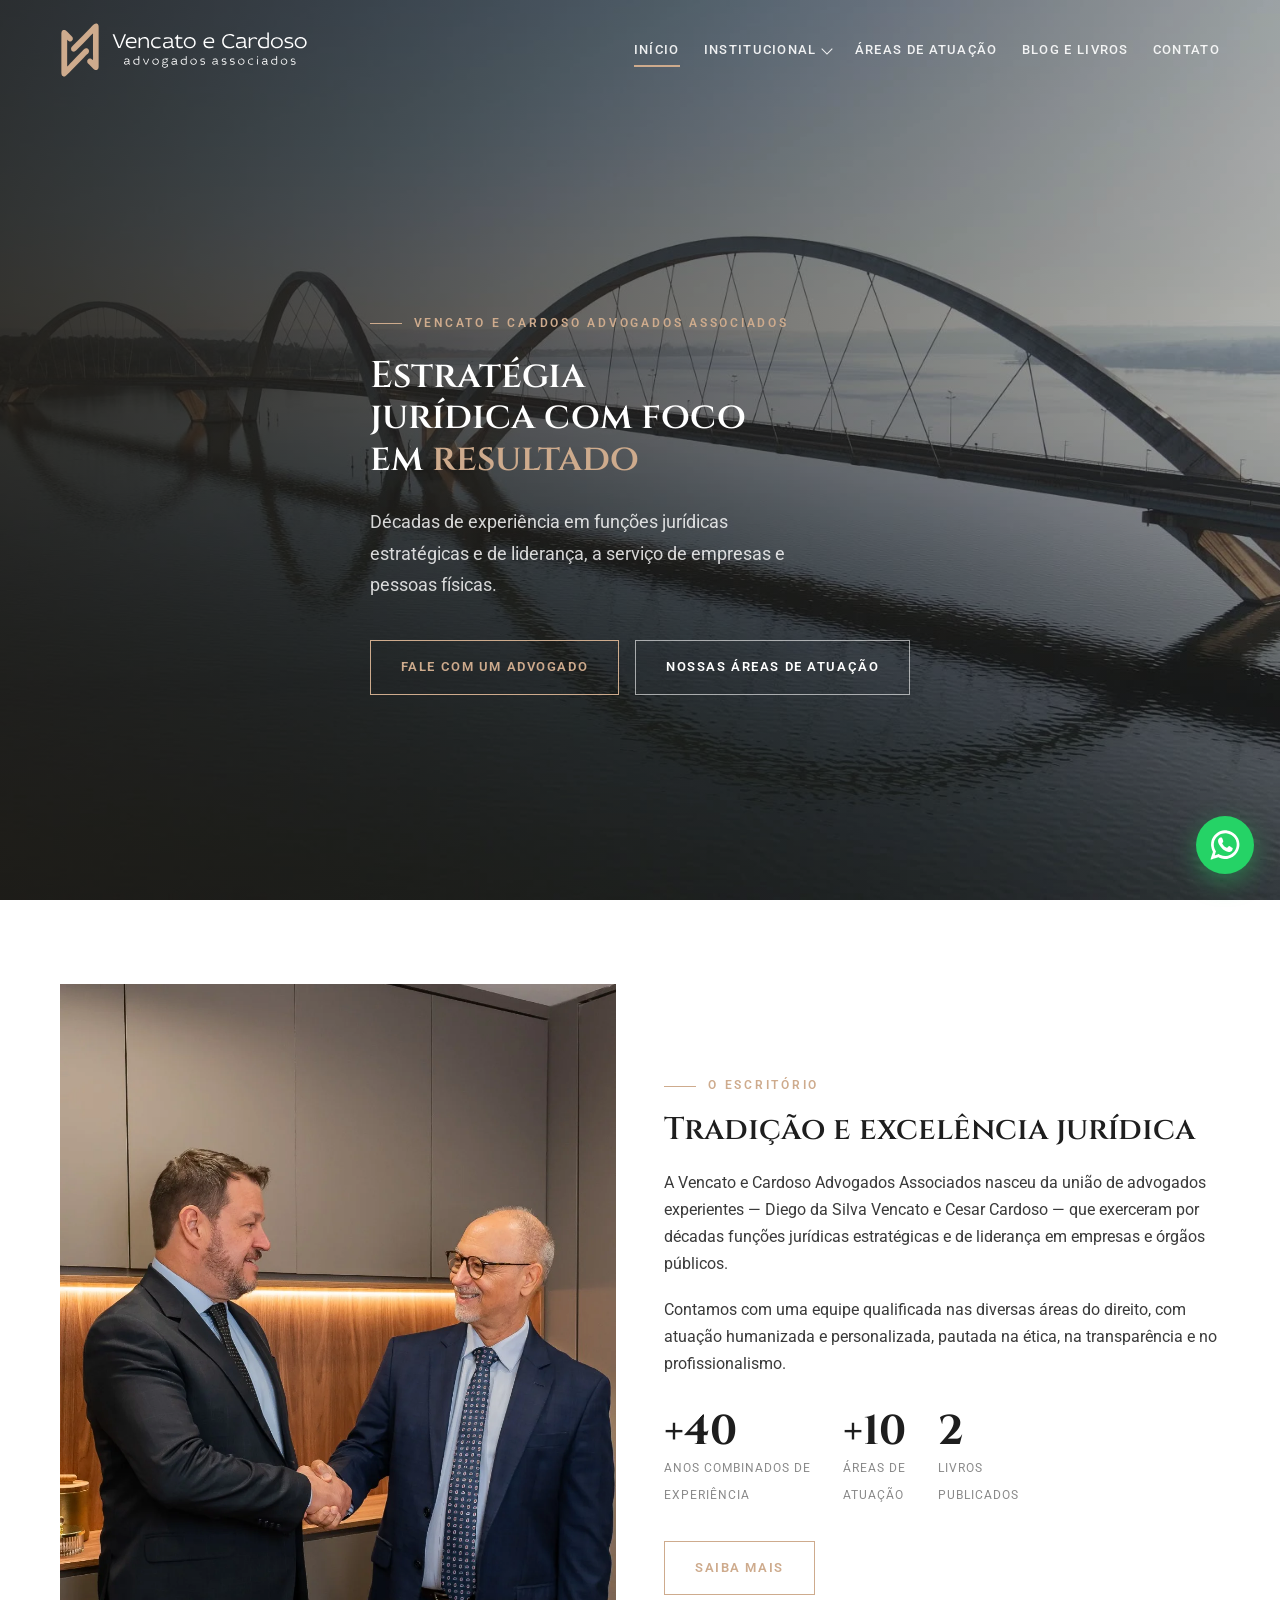
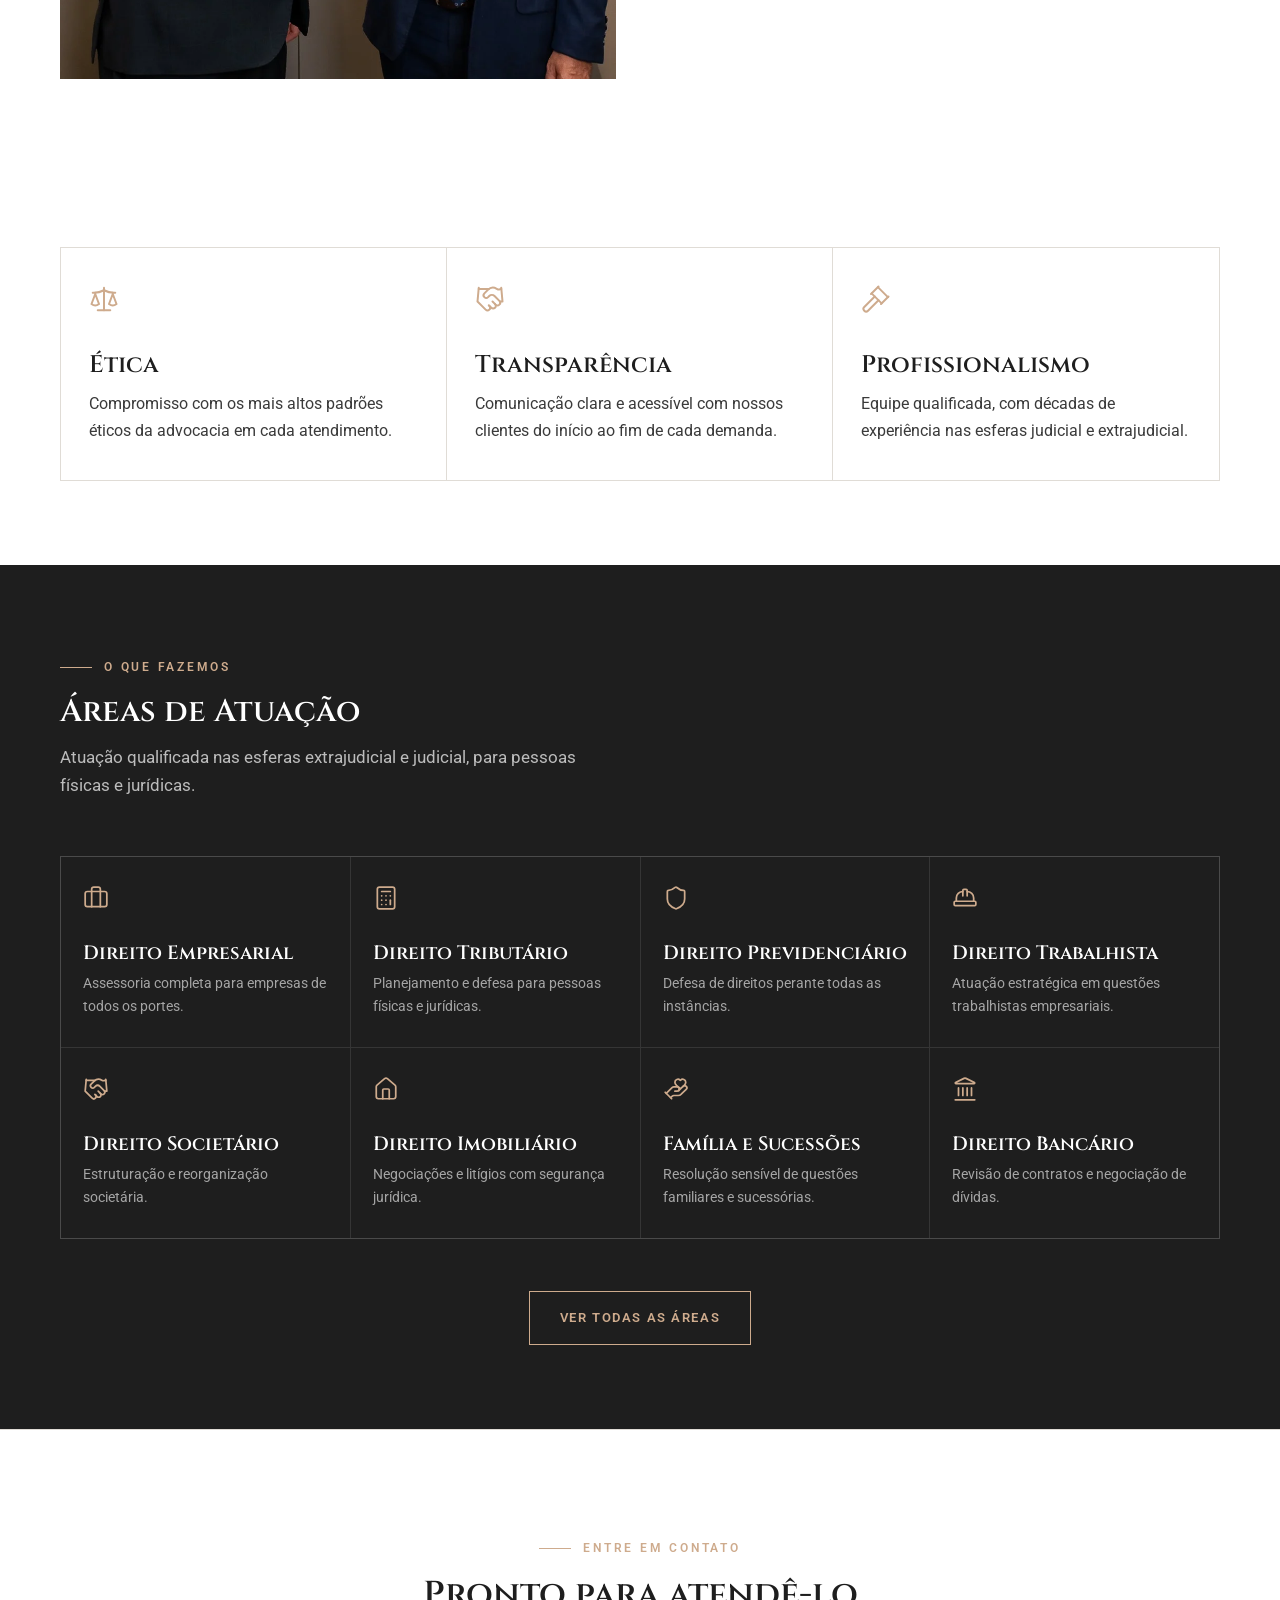
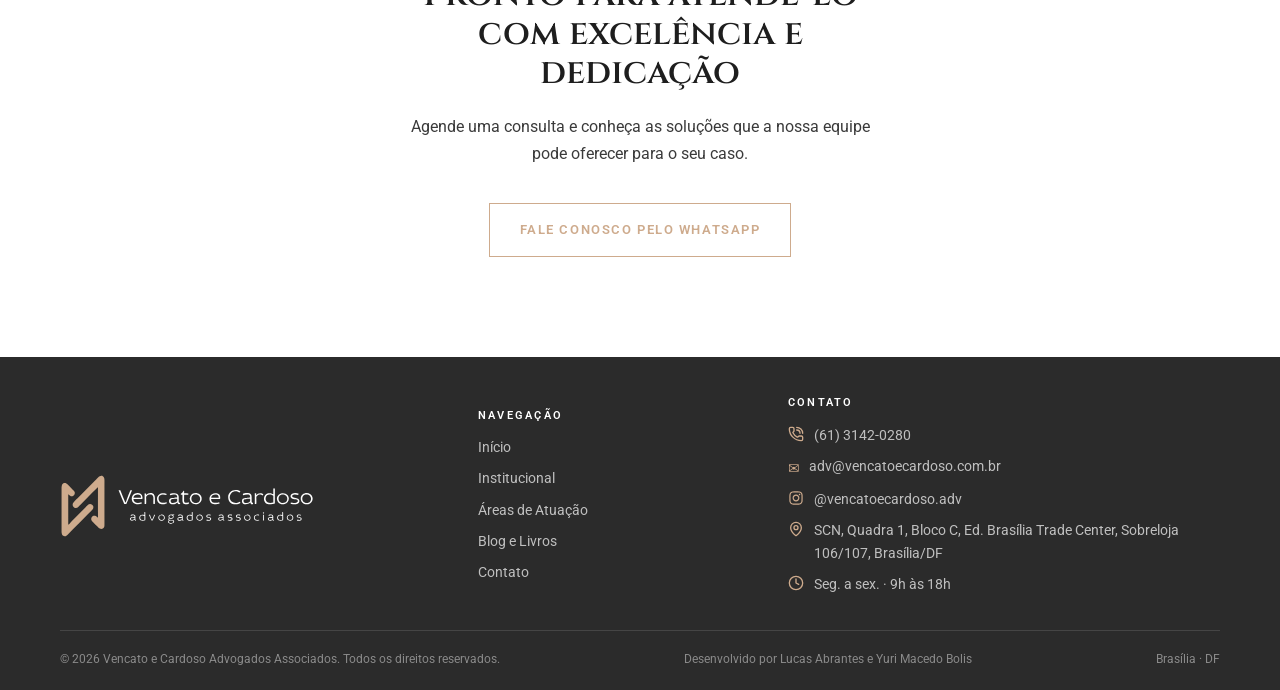
<file: index.html>
<!DOCTYPE html>
<html lang="pt-BR">
<head>
<meta charset="UTF-8">
<meta http-equiv="refresh" content="0; url=home.html">
<title>Vencato e Cardoso — Advogados Associados</title>
<link rel="canonical" href="https://www.vencatoecardoso.com.br/">
<script>location.replace('home.html');</script>
</head>
<body>
<p>Redirecionando... se a página não mudar automaticamente, <a href="home.html">clique aqui</a>.</p>
</body>
</html>
</file>
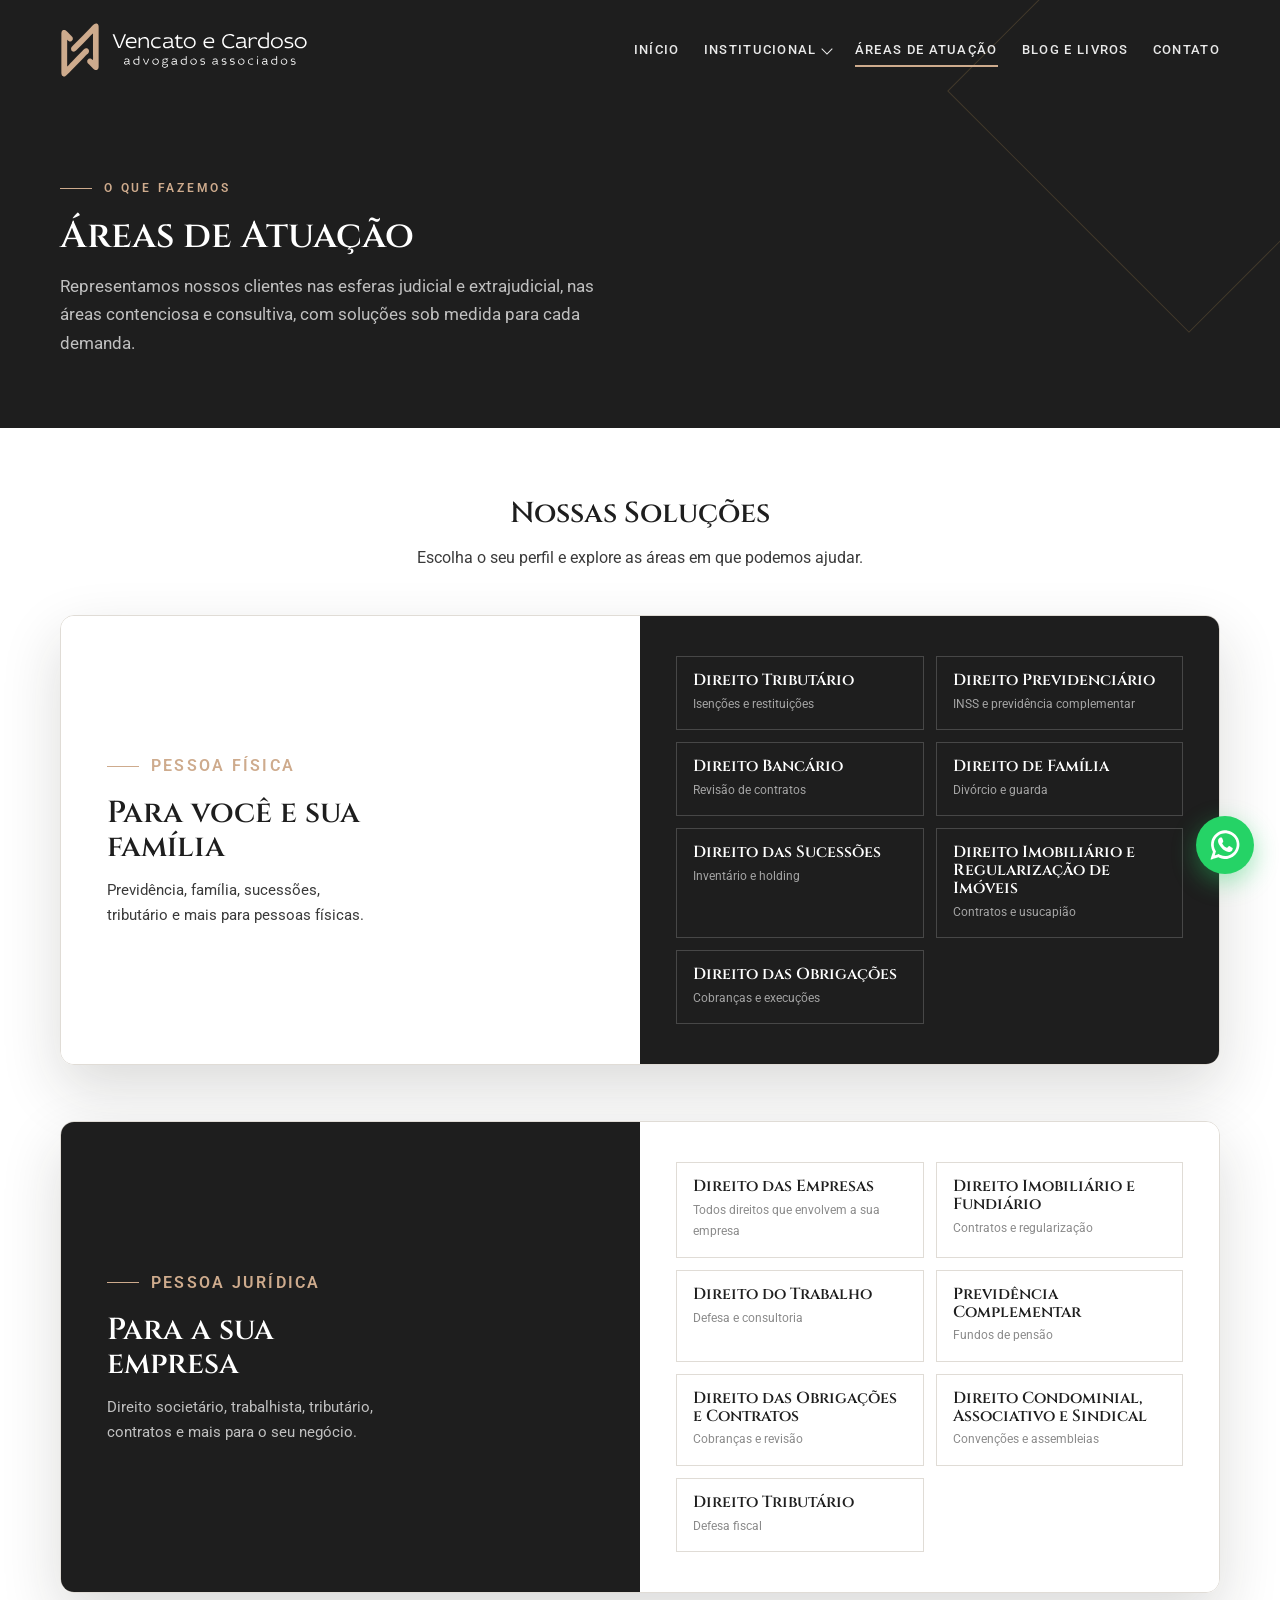
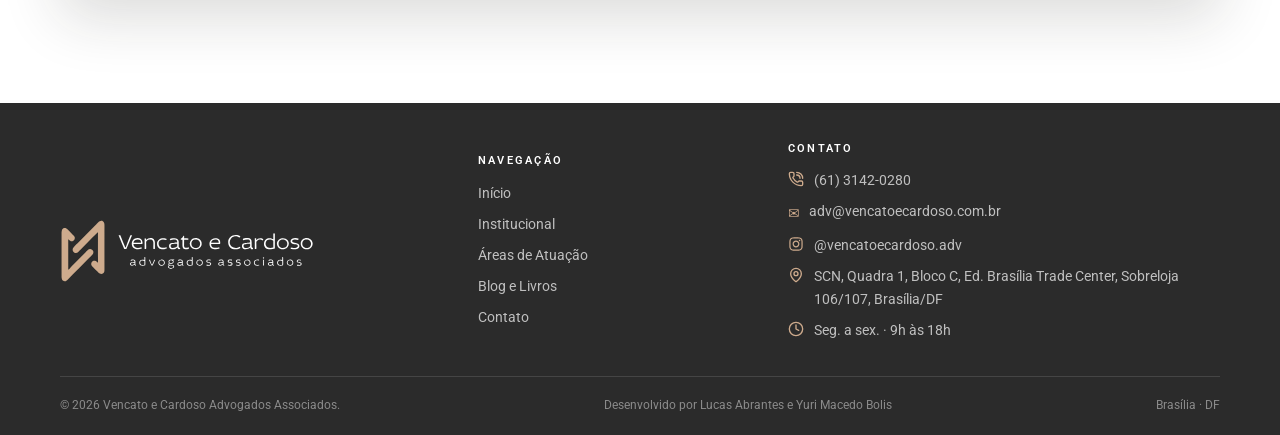
<file: areas.html>
<!DOCTYPE html>
<html lang="pt-BR">
<head>
<meta charset="UTF-8">
<meta name="viewport" content="width=device-width, initial-scale=1.0">
<title>Áreas de Atuação — Vencato e Cardoso Advogados Associados</title>
<meta name="description" content="Direito Empresarial, Tributário, Previdenciário, Trabalhista, Societário, Imobiliário, Família e Bancário: soluções jurídicas para pessoas físicas e jurídicas em Brasília.">
<meta name="robots" content="index, follow">
<meta name="author" content="Vencato e Cardoso Advogados Associados">
<link rel="canonical" href="https://www.vencatoecardoso.com.br/areas.html">
<meta property="og:type" content="website">
<meta property="og:site_name" content="Vencato e Cardoso Advogados Associados">
<meta property="og:locale" content="pt_BR">
<meta property="og:title" content="Áreas de Atuação — Vencato e Cardoso Advogados Associados">
<meta property="og:description" content="Representamos nossos clientes nas esferas judicial e extrajudicial, nas áreas contenciosa e consultiva, com soluções sob medida para cada demanda.">
<meta property="og:url" content="https://www.vencatoecardoso.com.br/areas.html">
<meta property="og:image" content="https://www.vencatoecardoso.com.br/assets/img/Ponte%20JK.webp">
<meta name="twitter:card" content="summary_large_image">
<meta name="twitter:title" content="Áreas de Atuação — Vencato e Cardoso Advogados Associados">
<meta name="twitter:description" content="Representamos nossos clientes nas esferas judicial e extrajudicial, nas áreas contenciosa e consultiva, com soluções sob medida para cada demanda.">
<meta name="twitter:image" content="https://www.vencatoecardoso.com.br/assets/img/Ponte%20JK.webp">
<meta name="theme-color" content="#1E1E1E">
<link rel="icon" type="image/svg+xml" href="assets/logo/Logo Favicon.svg">
<link rel="preconnect" href="https://fonts.googleapis.com">
<link rel="preconnect" href="https://fonts.gstatic.com" crossorigin>
<link href="https://fonts.googleapis.com/css2?family=Cinzel:wght@400;500;600;700&family=Roboto:wght@400;500;700&display=swap" rel="stylesheet">
<link rel="stylesheet" href="css/style.css">
<link rel="stylesheet" href="css/areas.css">
</head>
<body>

<!-- CABEÇALHO -->
<header class="cabecalho" id="cabecalho">
  <div class="container cabecalho-int">
    <a href="home.html" class="marca" aria-label="Vencato e Cardoso — página inicial">
      <img src="assets/logo/Logo Marca Dourada.svg" alt="" class="marca-logo-icone" aria-hidden="true">
      <img src="assets/logo/Logo Texto Final.svg" alt="Vencato e Cardoso Advogados Associados" class="marca-logo-texto">
    </a>
    <nav class="nav" id="nav">
      <div class="nav-item"><a href="home.html" class="nav-link">Início</a></div>
      <div class="nav-item nav-item-dropdown">
        <a href="institucional.html" class="nav-link">Institucional <i class="seta"></i></a>
        <div class="dropdown"><a href="institucional.html">Sobre Nós</a><a href="equipe.html">Equipe</a></div>
      </div>
      <div class="nav-item"><a href="areas.html" class="nav-link ativo">Áreas de Atuação</a></div>
      <div class="nav-item"><a href="blog.html" class="nav-link">Blog e Livros</a></div>
      <div class="nav-item"><a href="contato.html" class="nav-link">Contato</a></div>
      <div class="nav-contato">
        <a href="https://wa.me/556131420280?text=Ol%C3%A1!%20Vim%20pelo%20site%20e%20gostaria%20de%20saber%20mais." aria-label="WhatsApp" target="_blank" rel="noopener"><svg viewBox="306 29 670 670" xmlns="http://www.w3.org/2000/svg"><g transform="translate(0.000000,720.000000) scale(0.100000,-0.100000)" fill="currentColor" stroke="none"><path d="M6255 6844 c-540 -35 -1107 -229 -1555 -532 -473 -320 -848 -752 -1091 -1256 -133 -276 -216 -536 -273 -856 -43 -240 -52 -602 -22 -880 40 -374 177 -822 362 -1188 l53 -103 -123 -367 c-68 -202 -191 -570 -274 -818 -84 -249 -152 -459 -152 -469 0 -9 13 -22 29 -28 26 -10 29 -14 24 -45 -6 -32 -5 -34 18 -27 41 13 936 298 1314 420 198 63 368 115 378 115 9 0 52 -17 95 -39 366 -184 756 -294 1171 -332 164 -14 498 -7 659 16 954 132 1766 659 2266 1468 163 264 318 632 401 952 79 307 117 688 96 982 -54 781 -356 1473 -881 2017 -509 527 -1157 853 -1895 952 -108 14 -482 26 -600 18z m391 -684 c357 -29 650 -108 959 -259 419 -206 770 -514 1030 -906 200 -301 323 -625 371 -979 23 -168 23 -508 0 -680 -163 -1209 -1161 -2141 -2372 -2217 -427 -26 -824 44 -1212 214 -107 47 -284 143 -339 183 -17 13 -39 24 -49 24 -9 0 -222 -65 -472 -145 -250 -80 -456 -145 -457 -143 -2 2 62 197 141 433 79 237 144 442 144 458 0 16 -18 53 -44 90 -418 599 -554 1426 -351 2127 45 152 82 245 155 390 200 391 505 732 880 982 473 316 1064 472 1616 428z"/><path d="M5323 5236 c-23 -7 -56 -23 -75 -34 -51 -32 -199 -190 -245 -262 -147 -229 -180 -534 -92 -832 67 -225 149 -397 299 -629 190 -292 313 -450 510 -653 296 -305 545 -476 927 -635 282 -118 490 -185 607 -197 81 -8 258 20 362 58 144 52 309 168 373 262 64 96 130 313 138 457 l6 95 -31 36 c-22 24 -112 78 -294 176 -432 232 -487 254 -555 218 -17 -8 -81 -73 -141 -143 -178 -207 -215 -243 -245 -243 -38 0 -287 127 -403 205 -135 92 -223 166 -334 281 -132 137 -275 333 -355 486 l-18 36 72 79 c95 101 134 162 172 268 39 108 37 141 -20 290 -51 133 -92 243 -163 434 -58 157 -101 221 -161 240 -57 17 -287 22 -334 7z"/></g></svg></a>
        <a href="mailto:adv@vencatoecardoso.com.br" aria-label="E-mail">✉</a>
        <a href="https://instagram.com/vencatoecardoso.adv" aria-label="Instagram" target="_blank" rel="noopener"><svg viewBox="0 0 359.99999 359.9696" xmlns="http://www.w3.org/2000/svg"><g transform="translate(-77.12909,-99.75057)" fill="currentColor"><path d="m 257.12909,129.76098 c -40.73362,0 -45.84008,0.25899 -61.83741,0.91733 -15.96445,0.7292 -26.846,3.22727 -36.38561,6.93669 -9.8635,3.83171 -18.26206,8.98306 -26.60017,17.32165 -8.33835,8.33859 -13.44169,16.69125 -17.27412,26.55409 -3.70877,9.54051 -6.25479,20.46653 -6.98302,36.43098 -0.73154,15.99732 -0.91968,21.10396 -0.91968,61.83716 0,40.73554 0.18808,45.83984 0.91968,61.83717 0.72919,15.96445 3.27425,26.84576 6.98302,36.38633 3.83243,9.86278 8.93577,18.21549 17.27412,26.55403 8.33811,8.33859 16.73667,13.48525 26.60017,17.3193 9.53961,3.70708 20.42116,6.25455 36.38561,6.98374 15.99733,0.7292 21.10379,0.87029 61.83741,0.87029 40.73362,0 45.83984,-0.23496 61.8374,-0.87029 15.96422,-0.72919 26.89185,-3.27666 36.43147,-6.98374 9.8635,-3.83405 18.21621,-8.98071 26.55432,-17.3193 8.33835,-8.33854 13.44145,-16.69125 17.27388,-26.55403 3.70876,-9.54057 6.25503,-20.42188 6.98326,-36.38633 0.73154,-15.99733 0.91968,-21.10163 0.91968,-61.83717 0,-40.7332 -0.18808,-45.83984 -0.91968,-61.83716 -0.7292,-15.96445 -3.2745,-26.89047 -6.98326,-36.43098 -3.83243,-9.86284 -8.93553,-18.2155 -17.27388,-26.55409 -8.33811,-8.33859 -16.69082,-13.48994 -26.55432,-17.32165 -9.53962,-3.70942 -20.46725,-6.20749 -36.43147,-6.93669 -15.99732,-0.72919 -21.10378,-0.91733 -61.8374,-0.91733 z m 0,27.01275 c 40.04775,0 44.78087,0.23495 60.59684,0.87028 14.623,0.65865 22.60141,3.13785 27.88658,5.19137 7.00117,2.72149 11.98006,5.96281 17.22809,11.21061 5.24894,5.24779 8.48978,10.2274 11.20964,17.22754 2.05353,5.28542 4.52401,13.26413 5.19155,27.88544 0.71982,15.81622 0.87269,20.5512 0.87269,60.59757 0,40.04865 -0.16464,44.78369 -0.87269,60.59756 -0.66802,14.62366 -3.13802,22.55533 -5.19155,27.84074 -2.71986,7.00014 -5.9607,12.02211 -11.20964,17.27225 -5.24803,5.2478 -10.22692,8.48912 -17.22809,11.2106 -5.28517,2.04643 -13.26358,4.48099 -27.88658,5.14667 -15.81363,0.72913 -20.54555,0.87028 -60.59684,0.87028 -40.0513,0 -44.78322,-0.23495 -60.59684,-0.87028 -14.62301,-0.65865 -22.55557,-3.09321 -27.84074,-5.14667 -7.0011,-2.72148 -12.0259,-5.9628 -17.27394,-11.2106 -5.24773,-5.25014 -8.48863,-10.27211 -11.20964,-17.27225 -2.05352,-5.28541 -4.47792,-13.21708 -5.14546,-27.84074 -0.71982,-15.81387 -0.87269,-20.54891 -0.87269,-60.59756 0,-40.04637 0.16465,-44.78135 0.87269,-60.59757 0.66803,-14.62131 3.09194,-22.60002 5.14546,-27.88544 2.72101,-7.00014 5.96191,-11.97975 11.20964,-17.22754 5.24804,-5.2478 10.27284,-8.48912 17.27394,-11.21061 5.28517,-2.04643 13.21773,-4.52334 27.84074,-5.19137 15.81597,-0.72913 20.54909,-0.87028 60.59684,-0.87028 z m 80.07621,24.90046 c -9.93951,0 -18.0092,8.06807 -18.0092,18.00848 0,9.94042 8.06969,18.00854 18.0092,18.00854 9.94066,0 18.00896,-8.06812 18.00896,-18.00854 0,-9.94041 -8.0683,-18.00848 -18.00896,-18.00848 z m -80.07621,21.04051 c -42.53614,0 -76.99809,34.50924 -76.99809,77.04418 0,42.53735 34.46195,76.99713 76.99809,76.99713 42.53614,0 77.04394,-34.45978 77.04394,-76.99713 0,-42.53494 -34.5078,-77.04418 -77.04394,-77.04418 z m 0,27.0598 c 27.61161,0 49.98438,22.37415 49.98438,49.98438 0,27.61257 -22.37277,49.98438 -49.98438,49.98438 -27.61161,0 -49.98444,-22.37181 -49.98444,-49.98438 0,-27.61023 22.37283,-49.98438 49.98444,-49.98438 z"/></g></svg></a>
      </div>
    </nav>
    <button class="hamburguer" id="hamburguer" aria-label="Abrir menu"><span></span><span></span><span></span></button>
  </div>
</header>

<main>

<!-- TOPO -->
<section class="pagina-topo">
  <div class="container">
    <span class="rotulo">O que fazemos</span>
    <h1>Áreas de Atuação</h1>
    <p>Representamos nossos clientes nas esferas judicial e extrajudicial, nas áreas contenciosa e consultiva, com soluções sob medida para cada demanda.</p>
  </div>
</section>

<!-- SOLUÇÕES -->
<section class="solucoes">
  <div class="container">
    <div class="solucoes-topo">
      <h2>Nossas Soluções</h2>
      <p>Escolha o seu perfil e explore as áreas em que podemos ajudar.</p>
    </div>

    <!-- Linha 1 — Pessoa Física -->
    <div class="bloco-linha">
      <div class="bloco-texto bloco-claro">
        <span class="rotulo">Pessoa Física</span>
        <h3>Para você e sua família</h3>
        <p>Previdência, família, sucessões, tributário e mais para pessoas físicas.</p>
      </div>
      <div class="bloco-cards bloco-escuro">
        <div class="lado-grid">
          <div class="tile" data-area="trib-pf"><h4>Direito Tributário</h4><p>Isenções e restituições</p></div>
          <div class="tile" data-area="prev-pf"><h4>Direito Previdenciário</h4><p>INSS e previdência complementar</p></div>
          <div class="tile" data-area="banc-pf"><h4>Direito Bancário</h4><p>Revisão de contratos</p></div>
          <div class="tile" data-area="fam-pf"><h4>Direito de Família</h4><p>Divórcio e guarda</p></div>
          <div class="tile" data-area="suc-pf"><h4>Direito das Sucessões</h4><p>Inventário e holding</p></div>
          <div class="tile" data-area="imob-pf"><h4>Direito Imobiliário e Regularização de Imóveis</h4><p>Contratos e usucapião</p></div>
          <div class="tile" data-area="obr-pf"><h4>Direito das Obrigações</h4><p>Cobranças e execuções</p></div>
        </div>
      </div>
    </div>

    <!-- Linha 2 — Pessoa Jurídica -->
    <div class="bloco-linha bloco-linha-pj">
      <div class="bloco-texto bloco-escuro">
        <span class="rotulo">Pessoa Jurídica</span>
        <h3>Para a sua empresa</h3>
        <p>Direito societário, trabalhista, tributário, contratos e mais para o seu negócio.</p>
      </div>
      <div class="bloco-cards bloco-claro">
        <div class="lado-grid">
          <div class="tile" data-area="emp-pj"><h4>Direito das Empresas</h4><p>Todos direitos que envolvem a sua empresa</p></div>
          <div class="tile" data-area="imob-pj"><h4>Direito Imobiliário e Fundiário</h4><p>Contratos e regularização</p></div>
          <div class="tile" data-area="trab-pj"><h4>Direito do Trabalho</h4><p>Defesa e consultoria</p></div>
          <div class="tile" data-area="prevc-pj"><h4>Previdência Complementar</h4><p>Fundos de pensão</p></div>
          <div class="tile" data-area="obr-pj"><h4>Direito das Obrigações e Contratos</h4><p>Cobranças e revisão</p></div>
          <div class="tile" data-area="cond-pj"><h4>Direito Condominial, Associativo e Sindical</h4><p>Convenções e assembleias</p></div>
          <div class="tile" data-area="trib-pj"><h4>Direito Tributário</h4><p>Defesa fiscal</p></div>
        </div>
      </div>
    </div>
  </div>
</section>

<!-- MODAL DE DETALHE -->
<div class="modal-fundo" id="modal-fundo">
  <div class="modal" role="dialog" aria-modal="true" aria-labelledby="modal-titulo">
    <button class="modal-fechar" id="modal-fechar" aria-label="Fechar">&times;</button>
    <span class="rotulo" id="modal-rotulo">Área de atuação</span>
    <h3 id="modal-titulo"></h3>
    <ul class="modal-lista" id="modal-lista"></ul>
  </div>
</div>

<!-- RODAPÉ -->
</main>

<footer class="rodape">
  <div class="container">
    <div class="rodape-grid">
      <div class="rodape-marca">
        <div class="marca">
          <img src="assets/logo/Logo Marca Dourada.svg" alt="" class="marca-logo-icone" aria-hidden="true">
          <img src="assets/logo/Logo Texto Dourada.svg" alt="Vencato e Cardoso Advogados Associados" class="marca-logo-texto">
        </div>
      </div>
      <div>
        <h2>Navegação</h2>
        <ul><li><a href="home.html">Início</a></li><li><a href="institucional.html">Institucional</a></li><li><a href="areas.html">Áreas de Atuação</a></li><li><a href="blog.html">Blog e Livros</a></li><li><a href="contato.html">Contato</a></li></ul>
      </div>
      <div>
        <h2>Contato</h2>
        <ul class="rodape-contato">
          <li><span class="ic"><svg viewBox="0 0 24 24" fill="none" stroke="currentColor" stroke-width="2" stroke-linecap="round" stroke-linejoin="round"><path d="M13 2a9 9 0 0 1 9 9"/><path d="M13 6a5 5 0 0 1 5 5"/><path d="M13.832 16.568a1 1 0 0 0 1.213-.303l.355-.465A2 2 0 0 1 17 15h3a2 2 0 0 1 2 2v3a2 2 0 0 1-2 2A18 18 0 0 1 2 4a2 2 0 0 1 2-2h3a2 2 0 0 1 2 2v3a2 2 0 0 1-.8 1.6l-.468.351a1 1 0 0 0-.292 1.233 14 14 0 0 0 6.392 6.384"/></svg></span><a href="https://wa.me/556131420280?text=Ol%C3%A1!%20Vim%20pelo%20site%20e%20gostaria%20de%20saber%20mais.">(61) 3142-0280</a></li>
          <li><span class="ic">✉</span><a href="mailto:adv@vencatoecardoso.com.br">adv@vencatoecardoso.com.br</a></li>
          <li><span class="ic"><svg viewBox="0 0 359.99999 359.9696" xmlns="http://www.w3.org/2000/svg"><g transform="translate(-77.12909,-99.75057)" fill="currentColor"><path d="m 257.12909,129.76098 c -40.73362,0 -45.84008,0.25899 -61.83741,0.91733 -15.96445,0.7292 -26.846,3.22727 -36.38561,6.93669 -9.8635,3.83171 -18.26206,8.98306 -26.60017,17.32165 -8.33835,8.33859 -13.44169,16.69125 -17.27412,26.55409 -3.70877,9.54051 -6.25479,20.46653 -6.98302,36.43098 -0.73154,15.99732 -0.91968,21.10396 -0.91968,61.83716 0,40.73554 0.18808,45.83984 0.91968,61.83717 0.72919,15.96445 3.27425,26.84576 6.98302,36.38633 3.83243,9.86278 8.93577,18.21549 17.27412,26.55403 8.33811,8.33859 16.73667,13.48525 26.60017,17.3193 9.53961,3.70708 20.42116,6.25455 36.38561,6.98374 15.99733,0.7292 21.10379,0.87029 61.83741,0.87029 40.73362,0 45.83984,-0.23496 61.8374,-0.87029 15.96422,-0.72919 26.89185,-3.27666 36.43147,-6.98374 9.8635,-3.83405 18.21621,-8.98071 26.55432,-17.3193 8.33835,-8.33854 13.44145,-16.69125 17.27388,-26.55403 3.70876,-9.54057 6.25503,-20.42188 6.98326,-36.38633 0.73154,-15.99733 0.91968,-21.10163 0.91968,-61.83717 0,-40.7332 -0.18808,-45.83984 -0.91968,-61.83716 -0.7292,-15.96445 -3.2745,-26.89047 -6.98326,-36.43098 -3.83243,-9.86284 -8.93553,-18.2155 -17.27388,-26.55409 -8.33811,-8.33859 -16.69082,-13.48994 -26.55432,-17.32165 -9.53962,-3.70942 -20.46725,-6.20749 -36.43147,-6.93669 -15.99732,-0.72919 -21.10378,-0.91733 -61.8374,-0.91733 z m 0,27.01275 c 40.04775,0 44.78087,0.23495 60.59684,0.87028 14.623,0.65865 22.60141,3.13785 27.88658,5.19137 7.00117,2.72149 11.98006,5.96281 17.22809,11.21061 5.24894,5.24779 8.48978,10.2274 11.20964,17.22754 2.05353,5.28542 4.52401,13.26413 5.19155,27.88544 0.71982,15.81622 0.87269,20.5512 0.87269,60.59757 0,40.04865 -0.16464,44.78369 -0.87269,60.59756 -0.66802,14.62366 -3.13802,22.55533 -5.19155,27.84074 -2.71986,7.00014 -5.9607,12.02211 -11.20964,17.27225 -5.24803,5.2478 -10.22692,8.48912 -17.22809,11.2106 -5.28517,2.04643 -13.26358,4.48099 -27.88658,5.14667 -15.81363,0.72913 -20.54555,0.87028 -60.59684,0.87028 -40.0513,0 -44.78322,-0.23495 -60.59684,-0.87028 -14.62301,-0.65865 -22.55557,-3.09321 -27.84074,-5.14667 -7.0011,-2.72148 -12.0259,-5.9628 -17.27394,-11.2106 -5.24773,-5.25014 -8.48863,-10.27211 -11.20964,-17.27225 -2.05352,-5.28541 -4.47792,-13.21708 -5.14546,-27.84074 -0.71982,-15.81387 -0.87269,-20.54891 -0.87269,-60.59756 0,-40.04637 0.16465,-44.78135 0.87269,-60.59757 0.66803,-14.62131 3.09194,-22.60002 5.14546,-27.88544 2.72101,-7.00014 5.96191,-11.97975 11.20964,-17.22754 5.24804,-5.2478 10.27284,-8.48912 17.27394,-11.21061 5.28517,-2.04643 13.21773,-4.52334 27.84074,-5.19137 15.81597,-0.72913 20.54909,-0.87028 60.59684,-0.87028 z m 80.07621,24.90046 c -9.93951,0 -18.0092,8.06807 -18.0092,18.00848 0,9.94042 8.06969,18.00854 18.0092,18.00854 9.94066,0 18.00896,-8.06812 18.00896,-18.00854 0,-9.94041 -8.0683,-18.00848 -18.00896,-18.00848 z m -80.07621,21.04051 c -42.53614,0 -76.99809,34.50924 -76.99809,77.04418 0,42.53735 34.46195,76.99713 76.99809,76.99713 42.53614,0 77.04394,-34.45978 77.04394,-76.99713 0,-42.53494 -34.5078,-77.04418 -77.04394,-77.04418 z m 0,27.0598 c 27.61161,0 49.98438,22.37415 49.98438,49.98438 0,27.61257 -22.37277,49.98438 -49.98438,49.98438 -27.61161,0 -49.98444,-22.37181 -49.98444,-49.98438 0,-27.61023 22.37283,-49.98438 49.98444,-49.98438 z"/></g></svg></span><a href="https://instagram.com/vencatoecardoso.adv">@vencatoecardoso.adv</a></li>
          <li><span class="ic"><svg viewBox="0 0 24 24" fill="none" stroke="currentColor" stroke-width="2" stroke-linecap="round" stroke-linejoin="round"><path d="M20 10c0 4.993-5.539 10.193-7.399 11.799a1 1 0 0 1-1.202 0C9.539 20.193 4 14.993 4 10a8 8 0 0 1 16 0"/><circle cx="12" cy="10" r="3"/></svg></span><a href="https://www.google.com/maps/search/?api=1&query=Vencato+e+Cardoso+Advogados+Associados%2C+SCN+Quadra+1+Bloco+C%2C+Bras%C3%ADlia" target="_blank" rel="noopener noreferrer">SCN, Quadra 1, Bloco C, Ed. Brasília Trade Center, Sobreloja 106/107, Brasília/DF</a></li>
          <li><span class="ic"><svg viewBox="0 0 24 24" fill="none" stroke="currentColor" stroke-width="2" stroke-linecap="round" stroke-linejoin="round"><circle cx="12" cy="12" r="10"/><path d="M12 6v6l4 2"/></svg></span>Seg. a sex. · 9h às 18h</li>
        </ul>
      </div>
    </div>
    <div class="rodape-fim"><span>© 2026 Vencato e Cardoso Advogados Associados.</span><span>Desenvolvido por <a href="https://github.com/LucasAbrantes2006" target="_blank" rel="noopener noreferrer">Lucas Abrantes</a> e <a href="https://github.com/YuriMacedoBolis" target="_blank" rel="noopener noreferrer">Yuri Macedo Bolis</a></span><span>Brasília · DF</span></div>
  </div>
</footer>

<a href="https://wa.me/556131420280?text=Ol%C3%A1!%20Vim%20pelo%20site%20e%20gostaria%20de%20saber%20mais." class="whats" aria-label="WhatsApp" target="_blank" rel="noopener">
  <svg viewBox="306 29 670 670" xmlns="http://www.w3.org/2000/svg"><g transform="translate(0.000000,720.000000) scale(0.100000,-0.100000)" fill="currentColor" stroke="none"><path d="M6255 6844 c-540 -35 -1107 -229 -1555 -532 -473 -320 -848 -752 -1091 -1256 -133 -276 -216 -536 -273 -856 -43 -240 -52 -602 -22 -880 40 -374 177 -822 362 -1188 l53 -103 -123 -367 c-68 -202 -191 -570 -274 -818 -84 -249 -152 -459 -152 -469 0 -9 13 -22 29 -28 26 -10 29 -14 24 -45 -6 -32 -5 -34 18 -27 41 13 936 298 1314 420 198 63 368 115 378 115 9 0 52 -17 95 -39 366 -184 756 -294 1171 -332 164 -14 498 -7 659 16 954 132 1766 659 2266 1468 163 264 318 632 401 952 79 307 117 688 96 982 -54 781 -356 1473 -881 2017 -509 527 -1157 853 -1895 952 -108 14 -482 26 -600 18z m391 -684 c357 -29 650 -108 959 -259 419 -206 770 -514 1030 -906 200 -301 323 -625 371 -979 23 -168 23 -508 0 -680 -163 -1209 -1161 -2141 -2372 -2217 -427 -26 -824 44 -1212 214 -107 47 -284 143 -339 183 -17 13 -39 24 -49 24 -9 0 -222 -65 -472 -145 -250 -80 -456 -145 -457 -143 -2 2 62 197 141 433 79 237 144 442 144 458 0 16 -18 53 -44 90 -418 599 -554 1426 -351 2127 45 152 82 245 155 390 200 391 505 732 880 982 473 316 1064 472 1616 428z"/><path d="M5323 5236 c-23 -7 -56 -23 -75 -34 -51 -32 -199 -190 -245 -262 -147 -229 -180 -534 -92 -832 67 -225 149 -397 299 -629 190 -292 313 -450 510 -653 296 -305 545 -476 927 -635 282 -118 490 -185 607 -197 81 -8 258 20 362 58 144 52 309 168 373 262 64 96 130 313 138 457 l6 95 -31 36 c-22 24 -112 78 -294 176 -432 232 -487 254 -555 218 -17 -8 -81 -73 -141 -143 -178 -207 -215 -243 -245 -243 -38 0 -287 127 -403 205 -135 92 -223 166 -334 281 -132 137 -275 333 -355 486 l-18 36 72 79 c95 101 134 162 172 268 39 108 37 141 -20 290 -51 133 -92 243 -163 434 -58 157 -101 221 -161 240 -57 17 -287 22 -334 7z"/></g></svg>
</a>

<script>
// ---- Conteúdo detalhado de cada área (modal) ----
const areas={
  "trib-pf":{r:"Pessoa Física",t:"Direito Tributário",i:[
    "Declaração de isenção tributária em razão de doença grave",
    "Restituição de tributos recolhidos indevidamente",
    "Defesas contra autuação tributária",
    "Planejamento tributário",
    "Orientações sobre a reforma tributária"]},
  "prev-pf":{r:"Pessoa Física",t:"Direito Previdenciário",i:[
    {g:"Regime Geral (INSS) e Regimes Próprios"},
    "Ações e requerimentos de benefícios: auxílio-doença, aposentadorias (invalidez, rural/urbana, idade e especial), pensões, auxílio-acidente, salário-maternidade, auxílio-reclusão e revisões",
    "LOAS/BPC e averbação de vínculos e tempo de contribuição",
    "Planejamento previdenciário e tributário",
    "Assessoria na escolha do melhor benefício e no recolhimento de contribuições em atraso",
    {g:"Previdência Complementar"},
    "Defesas administrativas e assessoria na inscrição e escolha do plano",
    "Institutos: resgate, autopatrocínio, portabilidade e benefício proporcional diferido",
    "Assessoria na concessão de isenções tributárias"]},
  "banc-pf":{r:"Pessoa Física",t:"Direito Bancário",i:[
    "Revisões judiciais e extrajudiciais de contratos: empréstimos pessoais e consignados, cartões de crédito e financiamentos de veículos e imóveis",
    "Assessoria na administração e negociação de dívidas",
    "Cálculo do contrato para constatar juros e encargos abusivos"]},
  "fam-pf":{r:"Pessoa Física",t:"Direito de Família",i:[
    "Divórcio judicial e extrajudicial (escritura pública)",
    "Reconhecimento de união estável, com ou sem partilha de bens",
    "Elaboração de contrato de união estável",
    "Ação de alimentos e de pensão alimentícia",
    "Guarda e responsabilidade de menores e regulamentação de visitas",
    "Interdição, tutela e curatela"]},
  "suc-pf":{r:"Pessoa Física",t:"Direito das Sucessões",i:[
    "Inventário judicial e extrajudicial (escritura pública)",
    "Intermediação de acordo entre herdeiros",
    "Diligências na busca de bens e direitos a inventariar",
    "Regularização de documentação e recolhimento de tributos",
    "Planejamento patrimonial e holding"]},
  "imob-pf":{r:"Pessoa Física",t:"Direito Imobiliário e Regularização de Imóveis",i:[
    "Assessoria e elaboração de contratos imobiliários",
    "Usucapião judicial e extrajudicial",
    "Compra, venda e arrematação de imóveis em leilões",
    "Regularização, licenciamento e regularização fundiária",
    "Ações possessórias e reivindicatórias",
    "Ações de despejo, rescisão e revisional de aluguel"]},
  "obr-pf":{r:"Pessoa Física",t:"Direito das Obrigações",i:[
    "Cobranças judiciais e extrajudiciais",
    "Execução de contratos, cheques, duplicatas e notas promissórias",
    "Oposição de embargos à execução e demais defesas",
    "Intermediação de acordo para resolução de conflitos",
    "Cálculos de dívidas"]},
  "emp-pj":{r:"Pessoa Jurídica",t:"Direito das Empresas",i:[
    "Assessoria estratégica na tomada de decisões pelos sócios",
    "Elaboração de atos constitutivos e escolha do modelo societário",
    "Análise e elaboração de contratos",
    "Intermediação de acordo entre sócios ou acionistas",
    "Cobrança de dívidas e defesas em cobranças",
    "Defesas em autuações fiscais e demandas consumeristas",
    "Planejamento tributário e representação em juízo"]},
  "imob-pj":{r:"Pessoa Jurídica",t:"Direito Imobiliário e Fundiário",i:[
    "Assessoria e elaboração de contratos imobiliários",
    "Usucapião judicial e extrajudicial",
    "Compra, venda e arrematação de imóveis em leilões",
    "Regularização, licenciamento e regularização fundiária",
    "Ações possessórias e reivindicatórias",
    "Ações de despejo, rescisão e revisional de aluguel"]},
  "trab-pj":{r:"Pessoa Jurídica",t:"Direito do Trabalho",i:[
    "Representação em demandas trabalhistas: defesa e homologação de acordo",
    "Participação em audiências e sustentação oral em Tribunais",
    "Intermediação de acordos judiciais e extrajudiciais",
    "Consultoria preventiva e elaboração de pareceres",
    "Defesas administrativas perante órgãos públicos",
    "Assessoria na elaboração de acordos coletivos"]},
  "prevc-pj":{r:"Pessoa Jurídica",t:"Previdência Complementar",i:[
    "Assessoria na elaboração de atos constitutivos, planos de benefícios e contratos",
    "Representação em demandas judiciais",
    "Assessoria à Diretoria e demais órgãos estatutários",
    "Defesas administrativas perante a Previc ou outros órgãos",
    "Intermediação de acordos e elaboração de pareceres",
    "Cobrança de dívida do patrocinador, participantes e assistidos"]},
  "obr-pj":{r:"Pessoa Jurídica",t:"Direito das Obrigações e dos Contratos",i:[
    "Cobranças e execuções judiciais e extrajudiciais",
    "Execução de contratos, cheques, duplicatas e notas promissórias",
    "Oposição de embargos à execução e demais defesas",
    "Intermediação de acordo e cálculos de dívidas",
    "Elaboração e revisão de contratos de diversas espécies"]},
  "cond-pj":{r:"Pessoa Jurídica",t:"Direito Condominial, Associativo e Sindical",i:[
    "Elaboração e registro de atos constitutivos (convenções, estatutos)",
    "Elaboração de regimento interno e demais atos",
    "Cobrança de taxas, contribuições e encargos",
    "Assessoria em assembleias e às decisões da Diretoria",
    "Ajuizamento de ações coletivas e assessoria aos associados",
    "Elaboração de pareceres e assessoria em negociações coletivas"]},
  "trib-pj":{r:"Pessoa Jurídica",t:"Direito Tributário",i:[
    "Defesa contra autuação tributária",
    "Planejamento tributário e redução legal de tributos",
    "Restituição de tributos recolhidos indevidamente",
    "Declaração de isenção ou imunidade tributária"]}
};

// ---- Abrir / fechar modal ----
const mFundo=document.getElementById('modal-fundo');
const mRotulo=document.getElementById('modal-rotulo');
const mTitulo=document.getElementById('modal-titulo');
const mLista=document.getElementById('modal-lista');
const mFechar=document.getElementById('modal-fechar');

function abrirModal(chave){
  const a=areas[chave];
  if(!a)return;
  mRotulo.textContent=a.r;
  mTitulo.textContent=a.t;
  mLista.innerHTML=a.i.map(it=>{
    if(typeof it==='object'&&it.g)return '<li class="grupo">'+it.g+'</li>';
    return '<li>'+it+'</li>';
  }).join('');
  mFundo.classList.add('aberto');
  document.body.style.overflow='hidden';
}
function fecharModal(){
  mFundo.classList.remove('aberto');
  document.body.style.overflow='';
}
document.querySelectorAll('.tile').forEach(t=>{
  t.addEventListener('click',e=>{
    e.preventDefault();
    e.stopPropagation();
    abrirModal(t.dataset.area);
  });
});
mFechar.addEventListener('click',fecharModal);
mFundo.addEventListener('click',e=>{if(e.target===mFundo)fecharModal()});
addEventListener('keydown',e=>{if(e.key==='Escape')fecharModal()});

// Cabeçalho + menu mobile
const cab=document.getElementById('cabecalho');
addEventListener('scroll',()=>cab.classList.toggle('rolado',scrollY>60));
const ham=document.getElementById('hamburguer'),nav=document.getElementById('nav');
ham.addEventListener('click',()=>{const ab=nav.classList.toggle('aberta');cab.classList.toggle('menu-aberto',ab)});
// Submenu "Institucional" no mobile: alterna a sanfona ao tocar (não há :hover em touch)
const itemDropdown=document.querySelector('.nav-item-dropdown');
const linkDropdown=itemDropdown.querySelector('.nav-link');
function fecharSubmenuMobile(){itemDropdown.classList.remove('aberto')}
linkDropdown.addEventListener('click',(e)=>{
  if(matchMedia('(max-width:900px)').matches){
    e.preventDefault();
    itemDropdown.classList.toggle('aberto');
  }
});
nav.querySelectorAll('a').forEach(a=>{
  if(a===linkDropdown)return;
  a.addEventListener('click',()=>{nav.classList.remove('aberta');cab.classList.remove('menu-aberto');fecharSubmenuMobile()});
});
ham.addEventListener('click',()=>{if(!nav.classList.contains('aberta'))fecharSubmenuMobile()});
</script>
</body>
</html>
</file>
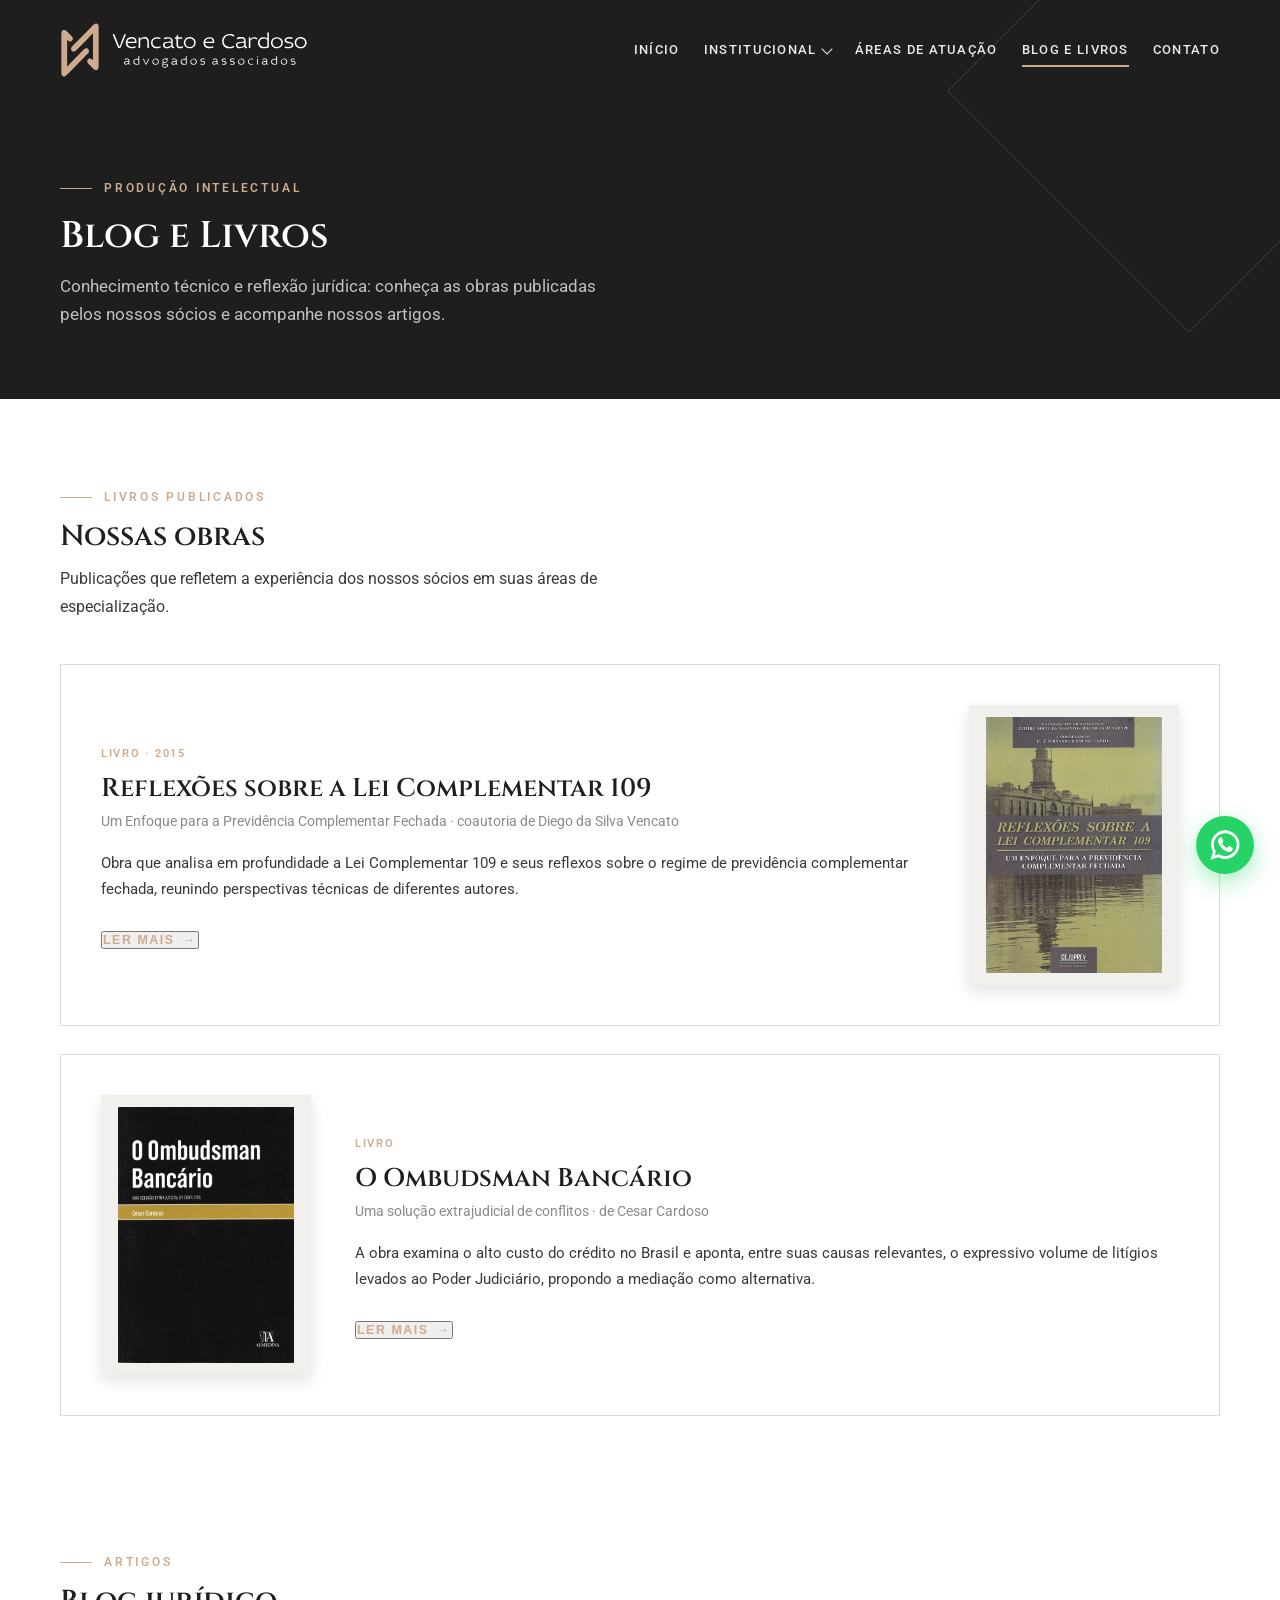
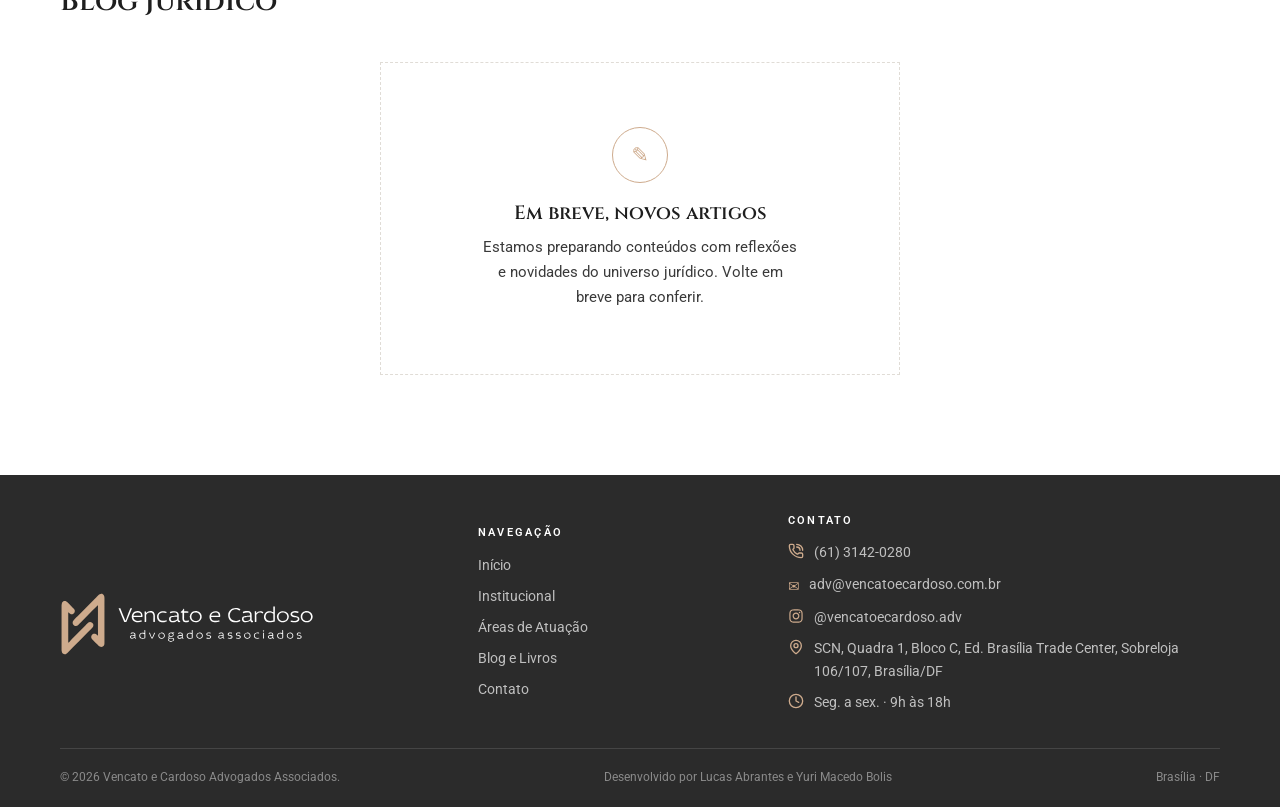
<file: blog.html>
<!DOCTYPE html>
<html lang="pt-BR">
<head>
<meta charset="UTF-8">
<meta name="viewport" content="width=device-width, initial-scale=1.0">
<title>Blog e Livros — Vencato e Cardoso Advogados Associados</title>
<meta name="description" content="Livros publicados pelos sócios da Vencato e Cardoso: Reflexões sobre a Lei Complementar 109 e O Ombudsman Bancário. Acompanhe também nosso blog jurídico.">
<meta name="robots" content="index, follow">
<meta name="author" content="Vencato e Cardoso Advogados Associados">
<link rel="canonical" href="https://www.vencatoecardoso.com.br/blog.html">
<meta property="og:type" content="website">
<meta property="og:site_name" content="Vencato e Cardoso Advogados Associados">
<meta property="og:locale" content="pt_BR">
<meta property="og:title" content="Blog e Livros — Vencato e Cardoso Advogados Associados">
<meta property="og:description" content="Conhecimento técnico e reflexão jurídica: conheça as obras publicadas pelos nossos sócios e acompanhe nossos artigos.">
<meta property="og:url" content="https://www.vencatoecardoso.com.br/blog.html">
<meta property="og:image" content="https://www.vencatoecardoso.com.br/assets/img/reflex%C3%B5es.webp">
<meta name="twitter:card" content="summary_large_image">
<meta name="twitter:title" content="Blog e Livros — Vencato e Cardoso Advogados Associados">
<meta name="twitter:description" content="Conhecimento técnico e reflexão jurídica: conheça as obras publicadas pelos nossos sócios e acompanhe nossos artigos.">
<meta name="twitter:image" content="https://www.vencatoecardoso.com.br/assets/img/reflex%C3%B5es.webp">
<meta name="theme-color" content="#1E1E1E">
<link rel="icon" type="image/svg+xml" href="assets/logo/Logo Favicon.svg">
<link rel="preconnect" href="https://fonts.googleapis.com">
<link rel="preconnect" href="https://fonts.gstatic.com" crossorigin>
<link href="https://fonts.googleapis.com/css2?family=Cinzel:wght@400;500;600;700&family=Roboto:wght@400;500;700&display=swap" rel="stylesheet">
<link rel="stylesheet" href="css/style.css">
<link rel="stylesheet" href="css/blog.css">
</head>
<body>

<!-- CABEÇALHO -->
<header class="cabecalho" id="cabecalho">
  <div class="container cabecalho-int">
    <a href="home.html" class="marca" aria-label="Vencato e Cardoso — página inicial">
      <img src="assets/logo/Logo Marca Dourada.svg" alt="" class="marca-logo-icone" aria-hidden="true">
      <img src="assets/logo/Logo Texto Final.svg" alt="Vencato e Cardoso Advogados Associados" class="marca-logo-texto">
    </a>
    <nav class="nav" id="nav">
      <div class="nav-item"><a href="home.html" class="nav-link">Início</a></div>
      <div class="nav-item nav-item-dropdown">
        <a href="institucional.html" class="nav-link">Institucional <i class="seta"></i></a>
        <div class="dropdown"><a href="institucional.html">Sobre Nós</a><a href="equipe.html">Equipe</a></div>
      </div>
      <div class="nav-item"><a href="areas.html" class="nav-link">Áreas de Atuação</a></div>
      <div class="nav-item"><a href="blog.html" class="nav-link ativo">Blog e Livros</a></div>
      <div class="nav-item"><a href="contato.html" class="nav-link">Contato</a></div>
      <div class="nav-contato">
        <a href="https://wa.me/556131420280?text=Ol%C3%A1!%20Vim%20pelo%20site%20e%20gostaria%20de%20saber%20mais." aria-label="WhatsApp" target="_blank" rel="noopener"><svg viewBox="306 29 670 670" xmlns="http://www.w3.org/2000/svg"><g transform="translate(0.000000,720.000000) scale(0.100000,-0.100000)" fill="currentColor" stroke="none"><path d="M6255 6844 c-540 -35 -1107 -229 -1555 -532 -473 -320 -848 -752 -1091 -1256 -133 -276 -216 -536 -273 -856 -43 -240 -52 -602 -22 -880 40 -374 177 -822 362 -1188 l53 -103 -123 -367 c-68 -202 -191 -570 -274 -818 -84 -249 -152 -459 -152 -469 0 -9 13 -22 29 -28 26 -10 29 -14 24 -45 -6 -32 -5 -34 18 -27 41 13 936 298 1314 420 198 63 368 115 378 115 9 0 52 -17 95 -39 366 -184 756 -294 1171 -332 164 -14 498 -7 659 16 954 132 1766 659 2266 1468 163 264 318 632 401 952 79 307 117 688 96 982 -54 781 -356 1473 -881 2017 -509 527 -1157 853 -1895 952 -108 14 -482 26 -600 18z m391 -684 c357 -29 650 -108 959 -259 419 -206 770 -514 1030 -906 200 -301 323 -625 371 -979 23 -168 23 -508 0 -680 -163 -1209 -1161 -2141 -2372 -2217 -427 -26 -824 44 -1212 214 -107 47 -284 143 -339 183 -17 13 -39 24 -49 24 -9 0 -222 -65 -472 -145 -250 -80 -456 -145 -457 -143 -2 2 62 197 141 433 79 237 144 442 144 458 0 16 -18 53 -44 90 -418 599 -554 1426 -351 2127 45 152 82 245 155 390 200 391 505 732 880 982 473 316 1064 472 1616 428z"/><path d="M5323 5236 c-23 -7 -56 -23 -75 -34 -51 -32 -199 -190 -245 -262 -147 -229 -180 -534 -92 -832 67 -225 149 -397 299 -629 190 -292 313 -450 510 -653 296 -305 545 -476 927 -635 282 -118 490 -185 607 -197 81 -8 258 20 362 58 144 52 309 168 373 262 64 96 130 313 138 457 l6 95 -31 36 c-22 24 -112 78 -294 176 -432 232 -487 254 -555 218 -17 -8 -81 -73 -141 -143 -178 -207 -215 -243 -245 -243 -38 0 -287 127 -403 205 -135 92 -223 166 -334 281 -132 137 -275 333 -355 486 l-18 36 72 79 c95 101 134 162 172 268 39 108 37 141 -20 290 -51 133 -92 243 -163 434 -58 157 -101 221 -161 240 -57 17 -287 22 -334 7z"/></g></svg></a>
        <a href="mailto:adv@vencatoecardoso.com.br" aria-label="E-mail">✉</a>
        <a href="https://instagram.com/vencatoecardoso.adv" aria-label="Instagram" target="_blank" rel="noopener"><svg viewBox="0 0 359.99999 359.9696" xmlns="http://www.w3.org/2000/svg"><g transform="translate(-77.12909,-99.75057)" fill="currentColor"><path d="m 257.12909,129.76098 c -40.73362,0 -45.84008,0.25899 -61.83741,0.91733 -15.96445,0.7292 -26.846,3.22727 -36.38561,6.93669 -9.8635,3.83171 -18.26206,8.98306 -26.60017,17.32165 -8.33835,8.33859 -13.44169,16.69125 -17.27412,26.55409 -3.70877,9.54051 -6.25479,20.46653 -6.98302,36.43098 -0.73154,15.99732 -0.91968,21.10396 -0.91968,61.83716 0,40.73554 0.18808,45.83984 0.91968,61.83717 0.72919,15.96445 3.27425,26.84576 6.98302,36.38633 3.83243,9.86278 8.93577,18.21549 17.27412,26.55403 8.33811,8.33859 16.73667,13.48525 26.60017,17.3193 9.53961,3.70708 20.42116,6.25455 36.38561,6.98374 15.99733,0.7292 21.10379,0.87029 61.83741,0.87029 40.73362,0 45.83984,-0.23496 61.8374,-0.87029 15.96422,-0.72919 26.89185,-3.27666 36.43147,-6.98374 9.8635,-3.83405 18.21621,-8.98071 26.55432,-17.3193 8.33835,-8.33854 13.44145,-16.69125 17.27388,-26.55403 3.70876,-9.54057 6.25503,-20.42188 6.98326,-36.38633 0.73154,-15.99733 0.91968,-21.10163 0.91968,-61.83717 0,-40.7332 -0.18808,-45.83984 -0.91968,-61.83716 -0.7292,-15.96445 -3.2745,-26.89047 -6.98326,-36.43098 -3.83243,-9.86284 -8.93553,-18.2155 -17.27388,-26.55409 -8.33811,-8.33859 -16.69082,-13.48994 -26.55432,-17.32165 -9.53962,-3.70942 -20.46725,-6.20749 -36.43147,-6.93669 -15.99732,-0.72919 -21.10378,-0.91733 -61.8374,-0.91733 z m 0,27.01275 c 40.04775,0 44.78087,0.23495 60.59684,0.87028 14.623,0.65865 22.60141,3.13785 27.88658,5.19137 7.00117,2.72149 11.98006,5.96281 17.22809,11.21061 5.24894,5.24779 8.48978,10.2274 11.20964,17.22754 2.05353,5.28542 4.52401,13.26413 5.19155,27.88544 0.71982,15.81622 0.87269,20.5512 0.87269,60.59757 0,40.04865 -0.16464,44.78369 -0.87269,60.59756 -0.66802,14.62366 -3.13802,22.55533 -5.19155,27.84074 -2.71986,7.00014 -5.9607,12.02211 -11.20964,17.27225 -5.24803,5.2478 -10.22692,8.48912 -17.22809,11.2106 -5.28517,2.04643 -13.26358,4.48099 -27.88658,5.14667 -15.81363,0.72913 -20.54555,0.87028 -60.59684,0.87028 -40.0513,0 -44.78322,-0.23495 -60.59684,-0.87028 -14.62301,-0.65865 -22.55557,-3.09321 -27.84074,-5.14667 -7.0011,-2.72148 -12.0259,-5.9628 -17.27394,-11.2106 -5.24773,-5.25014 -8.48863,-10.27211 -11.20964,-17.27225 -2.05352,-5.28541 -4.47792,-13.21708 -5.14546,-27.84074 -0.71982,-15.81387 -0.87269,-20.54891 -0.87269,-60.59756 0,-40.04637 0.16465,-44.78135 0.87269,-60.59757 0.66803,-14.62131 3.09194,-22.60002 5.14546,-27.88544 2.72101,-7.00014 5.96191,-11.97975 11.20964,-17.22754 5.24804,-5.2478 10.27284,-8.48912 17.27394,-11.21061 5.28517,-2.04643 13.21773,-4.52334 27.84074,-5.19137 15.81597,-0.72913 20.54909,-0.87028 60.59684,-0.87028 z m 80.07621,24.90046 c -9.93951,0 -18.0092,8.06807 -18.0092,18.00848 0,9.94042 8.06969,18.00854 18.0092,18.00854 9.94066,0 18.00896,-8.06812 18.00896,-18.00854 0,-9.94041 -8.0683,-18.00848 -18.00896,-18.00848 z m -80.07621,21.04051 c -42.53614,0 -76.99809,34.50924 -76.99809,77.04418 0,42.53735 34.46195,76.99713 76.99809,76.99713 42.53614,0 77.04394,-34.45978 77.04394,-76.99713 0,-42.53494 -34.5078,-77.04418 -77.04394,-77.04418 z m 0,27.0598 c 27.61161,0 49.98438,22.37415 49.98438,49.98438 0,27.61257 -22.37277,49.98438 -49.98438,49.98438 -27.61161,0 -49.98444,-22.37181 -49.98444,-49.98438 0,-27.61023 22.37283,-49.98438 49.98444,-49.98438 z"/></g></svg></a>
      </div>
    </nav>
    <button class="hamburguer" id="hamburguer" aria-label="Abrir menu"><span></span><span></span><span></span></button>
  </div>
</header>

<main>

<!-- TOPO -->
<section class="pagina-topo">
  <div class="container">
    <span class="rotulo">Produção intelectual</span>
    <h1>Blog e Livros</h1>
    <p>Conhecimento técnico e reflexão jurídica: conheça as obras publicadas pelos nossos sócios e acompanhe nossos artigos.</p>
  </div>
</section>

<!-- LIVROS -->
<section class="livros">
  <div class="container">
    <div class="secao-topo">
      <span class="rotulo">Livros publicados</span>
      <h2>Nossas obras</h2>
      <p>Publicações que refletem a experiência dos nossos sócios em suas áreas de especialização.</p>
    </div>

    <article class="livro-card">
      <div class="livro-capa"><img src="assets/img/reflexões.webp" alt="Capa do livro Reflexões sobre a Lei Complementar 109"></div>
      <div class="livro-corpo">
        <span class="livro-tag">Livro · 2015</span>
        <h3>Reflexões sobre a Lei Complementar 109</h3>
        <p class="livro-autor">Um Enfoque para a Previdência Complementar Fechada · coautoria de Diego da Silva Vencato</p>
        <p class="livro-sinopse">Obra que analisa em profundidade a Lei Complementar 109 e seus reflexos sobre o regime de previdência complementar fechada, reunindo perspectivas técnicas de diferentes autores.</p>
        <button class="link-seta" data-livro="lc109">Ler mais</button>
      </div>
    </article>

    <article class="livro-card">
      <div class="livro-capa"><img src="assets/img/bancário.webp" alt="Capa do livro O Ombudsman Bancário"></div>
      <div class="livro-corpo">
        <span class="livro-tag">Livro</span>
        <h3>O Ombudsman Bancário</h3>
        <p class="livro-autor">Uma solução extrajudicial de conflitos · de Cesar Cardoso</p>
        <p class="livro-sinopse">A obra examina o alto custo do crédito no Brasil e aponta, entre suas causas relevantes, o expressivo volume de litígios levados ao Poder Judiciário, propondo a mediação como alternativa.</p>
        <button class="link-seta" data-livro="ombudsman">Ler mais</button>
      </div>
    </article>
  </div>
</section>

<!-- BLOG -->
<section class="blog">
  <div class="container">
    <div class="secao-topo">
      <span class="rotulo">Artigos</span>
      <h2>Blog jurídico</h2>
    </div>
    <div class="blog-vazio">
      <span class="blog-vazio-ic">✎</span>
      <h3>Em breve, novos artigos</h3>
      <p>Estamos preparando conteúdos com reflexões e novidades do universo jurídico. Volte em breve para conferir.</p>
    </div>
  </div>
</section>

<!-- MODAL LIVRO -->
<div class="modal-fundo" id="modal-fundo">
  <div class="modal" role="dialog" aria-modal="true" aria-labelledby="m-titulo">
    <button class="modal-fechar" id="modal-fechar" aria-label="Fechar">&times;</button>
    <span class="rotulo" id="m-tag">Livro</span>
    <h3 id="m-titulo"></h3>
    <p class="m-autor" id="m-autor"></p>
    <p class="m-sinopse" id="m-sinopse"></p>
    <p class="m-ref" id="m-ref"></p>
  </div>
</div>

<!-- RODAPÉ -->
</main>

<footer class="rodape">
  <div class="container">
    <div class="rodape-grid">
      <div class="rodape-marca">
        <div class="marca">
          <img src="assets/logo/Logo Marca Dourada.svg" alt="" class="marca-logo-icone" aria-hidden="true">
          <img src="assets/logo/Logo Texto Dourada.svg" alt="Vencato e Cardoso Advogados Associados" class="marca-logo-texto">
        </div>
      </div>
      <div>
        <h2>Navegação</h2>
        <ul><li><a href="home.html">Início</a></li><li><a href="institucional.html">Institucional</a></li><li><a href="areas.html">Áreas de Atuação</a></li><li><a href="blog.html">Blog e Livros</a></li><li><a href="contato.html">Contato</a></li></ul>
      </div>
      <div>
        <h2>Contato</h2>
        <ul class="rodape-contato">
          <li><span class="ic"><svg viewBox="0 0 24 24" fill="none" stroke="currentColor" stroke-width="2" stroke-linecap="round" stroke-linejoin="round"><path d="M13 2a9 9 0 0 1 9 9"/><path d="M13 6a5 5 0 0 1 5 5"/><path d="M13.832 16.568a1 1 0 0 0 1.213-.303l.355-.465A2 2 0 0 1 17 15h3a2 2 0 0 1 2 2v3a2 2 0 0 1-2 2A18 18 0 0 1 2 4a2 2 0 0 1 2-2h3a2 2 0 0 1 2 2v3a2 2 0 0 1-.8 1.6l-.468.351a1 1 0 0 0-.292 1.233 14 14 0 0 0 6.392 6.384"/></svg></span><a href="https://wa.me/556131420280?text=Ol%C3%A1!%20Vim%20pelo%20site%20e%20gostaria%20de%20saber%20mais.">(61) 3142-0280</a></li>
          <li><span class="ic">✉</span><a href="mailto:adv@vencatoecardoso.com.br">adv@vencatoecardoso.com.br</a></li>
          <li><span class="ic"><svg viewBox="0 0 359.99999 359.9696" xmlns="http://www.w3.org/2000/svg"><g transform="translate(-77.12909,-99.75057)" fill="currentColor"><path d="m 257.12909,129.76098 c -40.73362,0 -45.84008,0.25899 -61.83741,0.91733 -15.96445,0.7292 -26.846,3.22727 -36.38561,6.93669 -9.8635,3.83171 -18.26206,8.98306 -26.60017,17.32165 -8.33835,8.33859 -13.44169,16.69125 -17.27412,26.55409 -3.70877,9.54051 -6.25479,20.46653 -6.98302,36.43098 -0.73154,15.99732 -0.91968,21.10396 -0.91968,61.83716 0,40.73554 0.18808,45.83984 0.91968,61.83717 0.72919,15.96445 3.27425,26.84576 6.98302,36.38633 3.83243,9.86278 8.93577,18.21549 17.27412,26.55403 8.33811,8.33859 16.73667,13.48525 26.60017,17.3193 9.53961,3.70708 20.42116,6.25455 36.38561,6.98374 15.99733,0.7292 21.10379,0.87029 61.83741,0.87029 40.73362,0 45.83984,-0.23496 61.8374,-0.87029 15.96422,-0.72919 26.89185,-3.27666 36.43147,-6.98374 9.8635,-3.83405 18.21621,-8.98071 26.55432,-17.3193 8.33835,-8.33854 13.44145,-16.69125 17.27388,-26.55403 3.70876,-9.54057 6.25503,-20.42188 6.98326,-36.38633 0.73154,-15.99733 0.91968,-21.10163 0.91968,-61.83717 0,-40.7332 -0.18808,-45.83984 -0.91968,-61.83716 -0.7292,-15.96445 -3.2745,-26.89047 -6.98326,-36.43098 -3.83243,-9.86284 -8.93553,-18.2155 -17.27388,-26.55409 -8.33811,-8.33859 -16.69082,-13.48994 -26.55432,-17.32165 -9.53962,-3.70942 -20.46725,-6.20749 -36.43147,-6.93669 -15.99732,-0.72919 -21.10378,-0.91733 -61.8374,-0.91733 z m 0,27.01275 c 40.04775,0 44.78087,0.23495 60.59684,0.87028 14.623,0.65865 22.60141,3.13785 27.88658,5.19137 7.00117,2.72149 11.98006,5.96281 17.22809,11.21061 5.24894,5.24779 8.48978,10.2274 11.20964,17.22754 2.05353,5.28542 4.52401,13.26413 5.19155,27.88544 0.71982,15.81622 0.87269,20.5512 0.87269,60.59757 0,40.04865 -0.16464,44.78369 -0.87269,60.59756 -0.66802,14.62366 -3.13802,22.55533 -5.19155,27.84074 -2.71986,7.00014 -5.9607,12.02211 -11.20964,17.27225 -5.24803,5.2478 -10.22692,8.48912 -17.22809,11.2106 -5.28517,2.04643 -13.26358,4.48099 -27.88658,5.14667 -15.81363,0.72913 -20.54555,0.87028 -60.59684,0.87028 -40.0513,0 -44.78322,-0.23495 -60.59684,-0.87028 -14.62301,-0.65865 -22.55557,-3.09321 -27.84074,-5.14667 -7.0011,-2.72148 -12.0259,-5.9628 -17.27394,-11.2106 -5.24773,-5.25014 -8.48863,-10.27211 -11.20964,-17.27225 -2.05352,-5.28541 -4.47792,-13.21708 -5.14546,-27.84074 -0.71982,-15.81387 -0.87269,-20.54891 -0.87269,-60.59756 0,-40.04637 0.16465,-44.78135 0.87269,-60.59757 0.66803,-14.62131 3.09194,-22.60002 5.14546,-27.88544 2.72101,-7.00014 5.96191,-11.97975 11.20964,-17.22754 5.24804,-5.2478 10.27284,-8.48912 17.27394,-11.21061 5.28517,-2.04643 13.21773,-4.52334 27.84074,-5.19137 15.81597,-0.72913 20.54909,-0.87028 60.59684,-0.87028 z m 80.07621,24.90046 c -9.93951,0 -18.0092,8.06807 -18.0092,18.00848 0,9.94042 8.06969,18.00854 18.0092,18.00854 9.94066,0 18.00896,-8.06812 18.00896,-18.00854 0,-9.94041 -8.0683,-18.00848 -18.00896,-18.00848 z m -80.07621,21.04051 c -42.53614,0 -76.99809,34.50924 -76.99809,77.04418 0,42.53735 34.46195,76.99713 76.99809,76.99713 42.53614,0 77.04394,-34.45978 77.04394,-76.99713 0,-42.53494 -34.5078,-77.04418 -77.04394,-77.04418 z m 0,27.0598 c 27.61161,0 49.98438,22.37415 49.98438,49.98438 0,27.61257 -22.37277,49.98438 -49.98438,49.98438 -27.61161,0 -49.98444,-22.37181 -49.98444,-49.98438 0,-27.61023 22.37283,-49.98438 49.98444,-49.98438 z"/></g></svg></span><a href="https://instagram.com/vencatoecardoso.adv">@vencatoecardoso.adv</a></li>
          <li><span class="ic"><svg viewBox="0 0 24 24" fill="none" stroke="currentColor" stroke-width="2" stroke-linecap="round" stroke-linejoin="round"><path d="M20 10c0 4.993-5.539 10.193-7.399 11.799a1 1 0 0 1-1.202 0C9.539 20.193 4 14.993 4 10a8 8 0 0 1 16 0"/><circle cx="12" cy="10" r="3"/></svg></span><a href="https://www.google.com/maps/search/?api=1&query=Vencato+e+Cardoso+Advogados+Associados%2C+SCN+Quadra+1+Bloco+C%2C+Bras%C3%ADlia" target="_blank" rel="noopener noreferrer">SCN, Quadra 1, Bloco C, Ed. Brasília Trade Center, Sobreloja 106/107, Brasília/DF</a></li>
          <li><span class="ic"><svg viewBox="0 0 24 24" fill="none" stroke="currentColor" stroke-width="2" stroke-linecap="round" stroke-linejoin="round"><circle cx="12" cy="12" r="10"/><path d="M12 6v6l4 2"/></svg></span>Seg. a sex. · 9h às 18h</li>
        </ul>
      </div>
    </div>
    <div class="rodape-fim"><span>© 2026 Vencato e Cardoso Advogados Associados.</span><span>Desenvolvido por <a href="https://github.com/LucasAbrantes2006" target="_blank" rel="noopener noreferrer">Lucas Abrantes</a> e <a href="https://github.com/YuriMacedoBolis" target="_blank" rel="noopener noreferrer">Yuri Macedo Bolis</a></span><span>Brasília · DF</span></div>
  </div>
</footer>

<a href="https://wa.me/556131420280?text=Ol%C3%A1!%20Vim%20pelo%20site%20e%20gostaria%20de%20saber%20mais." class="whats" aria-label="WhatsApp" target="_blank" rel="noopener">
  <svg viewBox="306 29 670 670" xmlns="http://www.w3.org/2000/svg"><g transform="translate(0.000000,720.000000) scale(0.100000,-0.100000)" fill="currentColor" stroke="none"><path d="M6255 6844 c-540 -35 -1107 -229 -1555 -532 -473 -320 -848 -752 -1091 -1256 -133 -276 -216 -536 -273 -856 -43 -240 -52 -602 -22 -880 40 -374 177 -822 362 -1188 l53 -103 -123 -367 c-68 -202 -191 -570 -274 -818 -84 -249 -152 -459 -152 -469 0 -9 13 -22 29 -28 26 -10 29 -14 24 -45 -6 -32 -5 -34 18 -27 41 13 936 298 1314 420 198 63 368 115 378 115 9 0 52 -17 95 -39 366 -184 756 -294 1171 -332 164 -14 498 -7 659 16 954 132 1766 659 2266 1468 163 264 318 632 401 952 79 307 117 688 96 982 -54 781 -356 1473 -881 2017 -509 527 -1157 853 -1895 952 -108 14 -482 26 -600 18z m391 -684 c357 -29 650 -108 959 -259 419 -206 770 -514 1030 -906 200 -301 323 -625 371 -979 23 -168 23 -508 0 -680 -163 -1209 -1161 -2141 -2372 -2217 -427 -26 -824 44 -1212 214 -107 47 -284 143 -339 183 -17 13 -39 24 -49 24 -9 0 -222 -65 -472 -145 -250 -80 -456 -145 -457 -143 -2 2 62 197 141 433 79 237 144 442 144 458 0 16 -18 53 -44 90 -418 599 -554 1426 -351 2127 45 152 82 245 155 390 200 391 505 732 880 982 473 316 1064 472 1616 428z"/><path d="M5323 5236 c-23 -7 -56 -23 -75 -34 -51 -32 -199 -190 -245 -262 -147 -229 -180 -534 -92 -832 67 -225 149 -397 299 -629 190 -292 313 -450 510 -653 296 -305 545 -476 927 -635 282 -118 490 -185 607 -197 81 -8 258 20 362 58 144 52 309 168 373 262 64 96 130 313 138 457 l6 95 -31 36 c-22 24 -112 78 -294 176 -432 232 -487 254 -555 218 -17 -8 -81 -73 -141 -143 -178 -207 -215 -243 -245 -243 -38 0 -287 127 -403 205 -135 92 -223 166 -334 281 -132 137 -275 333 -355 486 l-18 36 72 79 c95 101 134 162 172 268 39 108 37 141 -20 290 -51 133 -92 243 -163 434 -58 157 -101 221 -161 240 -57 17 -287 22 -334 7z"/></g></svg>
</a>

<script>
// Cabeçalho + menu mobile
const cab=document.getElementById('cabecalho');
addEventListener('scroll',()=>cab.classList.toggle('rolado',scrollY>60));
const ham=document.getElementById('hamburguer'),nav=document.getElementById('nav');
ham.addEventListener('click',()=>{const ab=nav.classList.toggle('aberta');cab.classList.toggle('menu-aberto',ab)});
// Submenu "Institucional" no mobile: alterna a sanfona ao tocar (não há :hover em touch)
const itemDropdown=document.querySelector('.nav-item-dropdown');
const linkDropdown=itemDropdown.querySelector('.nav-link');
function fecharSubmenuMobile(){itemDropdown.classList.remove('aberto')}
linkDropdown.addEventListener('click',(e)=>{
  if(matchMedia('(max-width:900px)').matches){
    e.preventDefault();
    itemDropdown.classList.toggle('aberto');
  }
});
nav.querySelectorAll('a').forEach(a=>{
  if(a===linkDropdown)return;
  a.addEventListener('click',()=>{nav.classList.remove('aberta');cab.classList.remove('menu-aberto');fecharSubmenuMobile()});
});
ham.addEventListener('click',()=>{if(!nav.classList.contains('aberta'))fecharSubmenuMobile()});

// Detalhe do livro (modal)
const livros={
  lc109:{tag:"Livro · 2015",t:"Reflexões sobre a Lei Complementar 109",
    autor:"Um Enfoque para a Previdência Complementar Fechada · coautoria de Diego da Silva Vencato",
    sinopse:"A obra reúne análises sobre a Lei Complementar 109, norma central do sistema de previdência complementar no Brasil, com foco no regime fechado (fundos de pensão). Traz uma leitura técnica e crítica dos seus principais dispositivos e reflexos práticos para participantes, patrocinadores e entidades.",
    ref:"VENCATO, Diego, et al. Reflexões sobre a Lei Complementar 109: um enfoque para a previdência complementar fechada. 1. ed. São Paulo: CEJUPREV, 2015."},
  ombudsman:{tag:"Livro",t:"O Ombudsman Bancário",
    autor:"Uma solução extrajudicial de conflitos · de Cesar Cardoso",
    sinopse:"O livro investiga o alto custo do crédito no Brasil e identifica, como uma de suas causas relevantes, o elevado volume de litígios submetidos ao Poder Judiciário. A partir daí, discute o papel do ombudsman bancário como via extrajudicial para a resolução de conflitos entre instituições financeiras e clientes.",
    ref:"CARDOSO, Cesar. O Ombudsman Bancário: uma solução extrajudicial de conflitos."}
};
const mF=document.getElementById('modal-fundo');
function abrir(chave){
  const l=livros[chave];if(!l)return;
  document.getElementById('m-tag').textContent=l.tag;
  document.getElementById('m-titulo').textContent=l.t;
  document.getElementById('m-autor').textContent=l.autor;
  document.getElementById('m-sinopse').textContent=l.sinopse;
  document.getElementById('m-ref').textContent=l.ref;
  mF.classList.add('aberto');document.body.style.overflow='hidden';
}
function fechar(){mF.classList.remove('aberto');document.body.style.overflow=''}
document.querySelectorAll('[data-livro]').forEach(b=>b.addEventListener('click',()=>abrir(b.dataset.livro)));
document.getElementById('modal-fechar').addEventListener('click',fechar);
mF.addEventListener('click',e=>{if(e.target===mF)fechar()});
addEventListener('keydown',e=>{if(e.key==='Escape')fechar()});
</script>
</body>
</html>
</file>
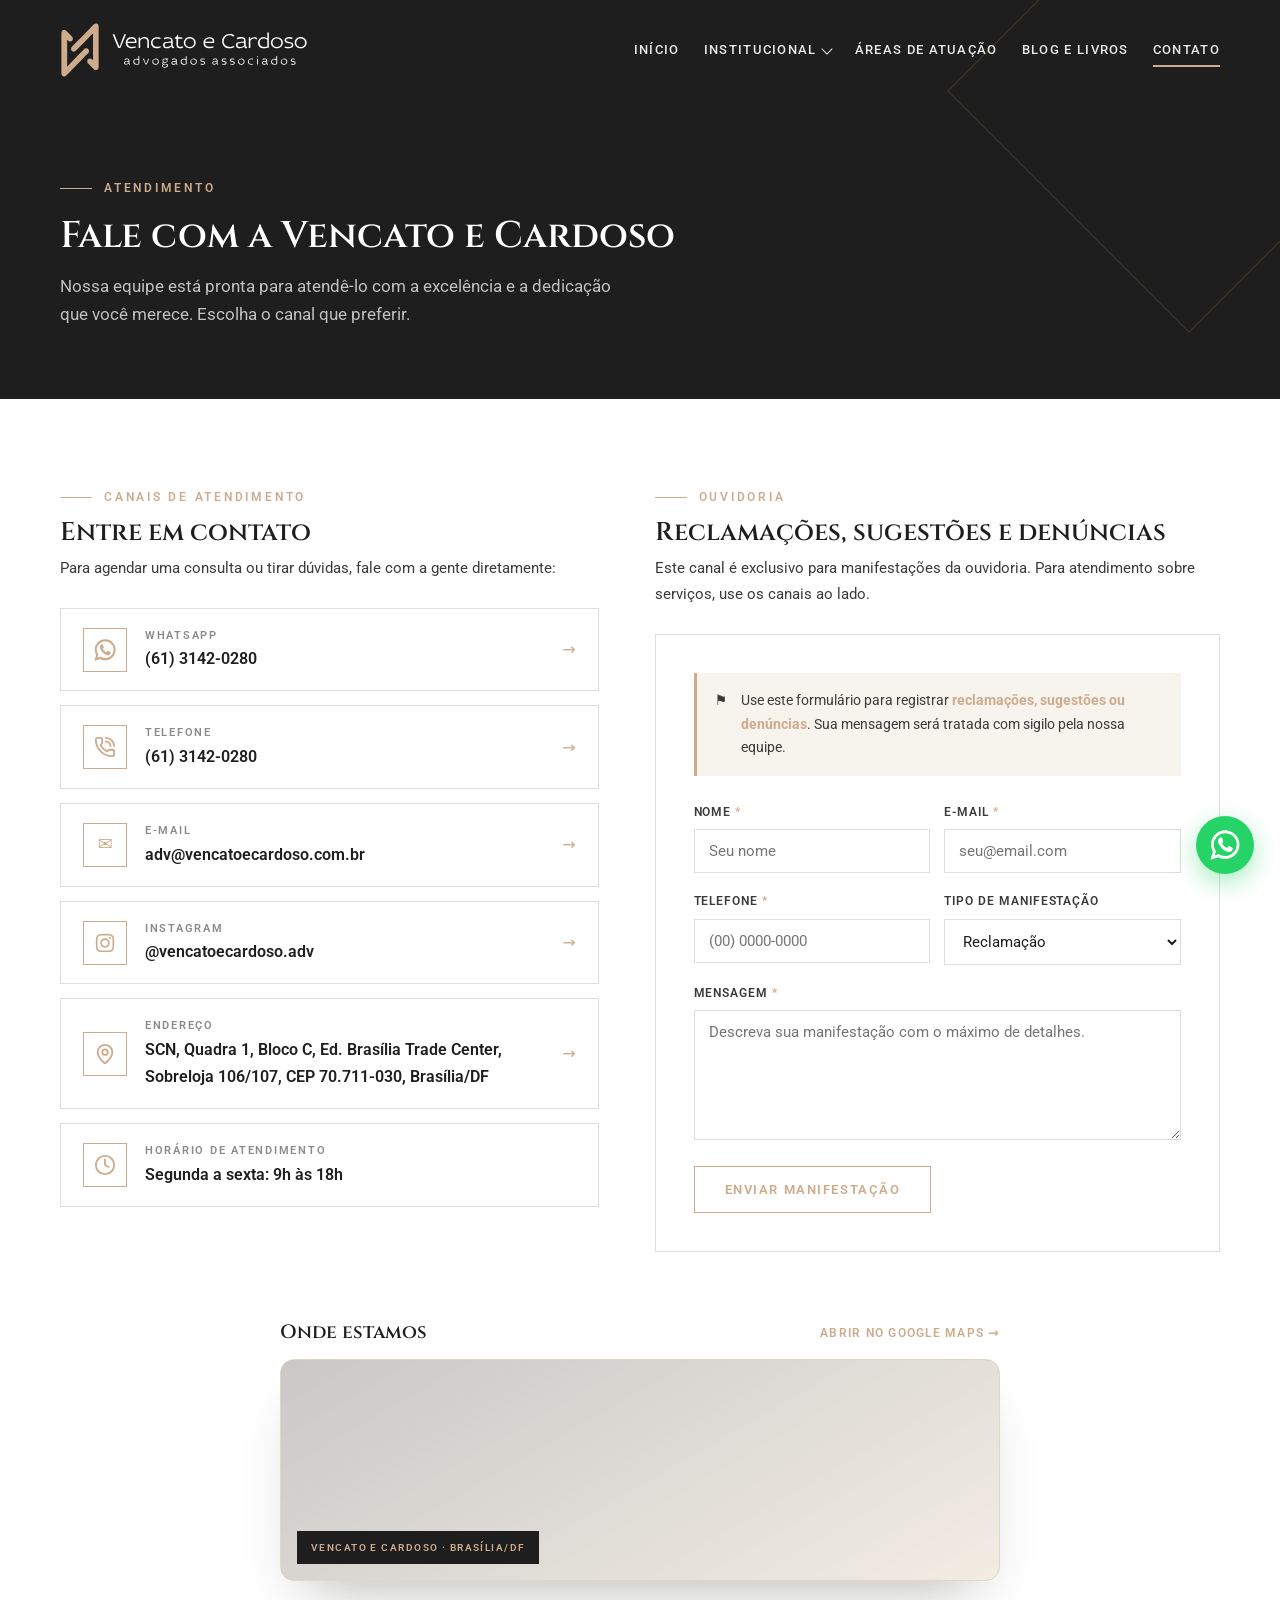
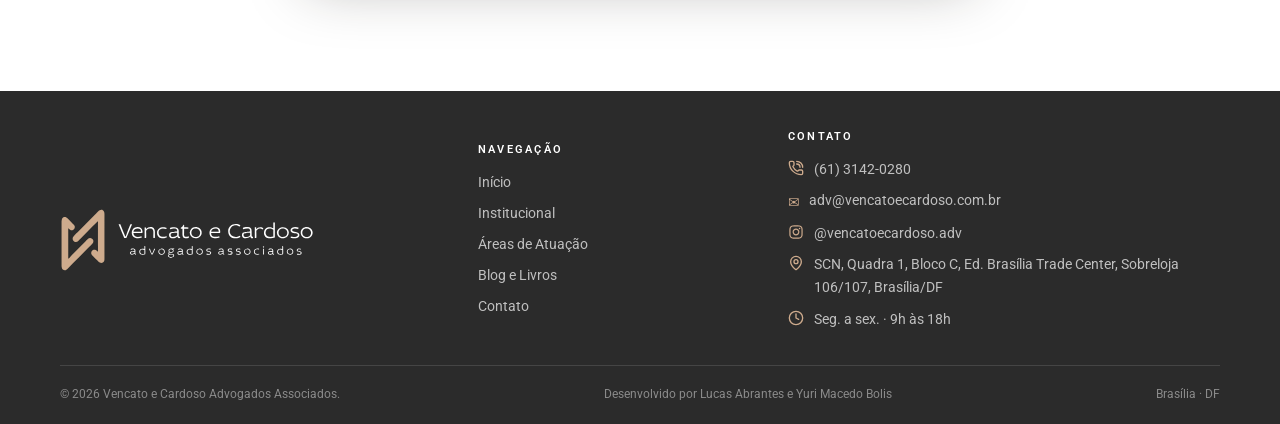
<file: contato.html>
<!DOCTYPE html>
<html lang="pt-BR">
<head>
<meta charset="UTF-8">
<meta name="viewport" content="width=device-width, initial-scale=1.0">
<title>Contato — Vencato e Cardoso Advogados Associados em Brasília</title>
<meta name="description" content="Fale com a Vencato e Cardoso Advogados Associados. Endereço, telefone, WhatsApp e horário de atendimento do escritório em Brasília/DF.">
<meta name="robots" content="index, follow">
<meta name="author" content="Vencato e Cardoso Advogados Associados">
<link rel="canonical" href="https://www.vencatoecardoso.com.br/contato.html">
<meta property="og:type" content="website">
<meta property="og:site_name" content="Vencato e Cardoso Advogados Associados">
<meta property="og:locale" content="pt_BR">
<meta property="og:title" content="Contato — Vencato e Cardoso Advogados Associados em Brasília">
<meta property="og:description" content="Nossa equipe está pronta para atendê-lo com excelência e dedicação. Escolha o canal de atendimento que preferir.">
<meta property="og:url" content="https://www.vencatoecardoso.com.br/contato.html">
<meta property="og:image" content="https://www.vencatoecardoso.com.br/assets/img/Ponte%20JK.webp">
<meta name="twitter:card" content="summary_large_image">
<meta name="twitter:title" content="Contato — Vencato e Cardoso Advogados Associados em Brasília">
<meta name="twitter:description" content="Nossa equipe está pronta para atendê-lo com excelência e dedicação. Escolha o canal de atendimento que preferir.">
<meta name="twitter:image" content="https://www.vencatoecardoso.com.br/assets/img/Ponte%20JK.webp">
<meta name="theme-color" content="#1E1E1E">
<link rel="icon" type="image/svg+xml" href="assets/logo/Logo Favicon.svg">
<link rel="preconnect" href="https://fonts.googleapis.com">
<link rel="preconnect" href="https://fonts.gstatic.com" crossorigin>
<link href="https://fonts.googleapis.com/css2?family=Cinzel:wght@400;500;600;700&family=Roboto:wght@400;500;700&display=swap" rel="stylesheet">
<link rel="stylesheet" href="css/style.css">
<link rel="stylesheet" href="css/contato.css">
</head>
<body>

<!-- CABEÇALHO -->
<header class="cabecalho" id="cabecalho">
  <div class="container cabecalho-int">
    <a href="home.html" class="marca" aria-label="Vencato e Cardoso — página inicial">
      <img src="assets/logo/Logo Marca Dourada.svg" alt="" class="marca-logo-icone" aria-hidden="true">
      <img src="assets/logo/Logo Texto Final.svg" alt="Vencato e Cardoso Advogados Associados" class="marca-logo-texto">
    </a>
    <nav class="nav" id="nav">
      <div class="nav-item"><a href="home.html" class="nav-link">Início</a></div>
      <div class="nav-item nav-item-dropdown">
        <a href="institucional.html" class="nav-link">Institucional <i class="seta"></i></a>
        <div class="dropdown"><a href="institucional.html">Sobre Nós</a><a href="equipe.html">Equipe</a></div>
      </div>
      <div class="nav-item"><a href="areas.html" class="nav-link">Áreas de Atuação</a></div>
      <div class="nav-item"><a href="blog.html" class="nav-link">Blog e Livros</a></div>
      <div class="nav-item"><a href="contato.html" class="nav-link ativo">Contato</a></div>
      <div class="nav-contato">
        <a href="https://wa.me/556131420280?text=Ol%C3%A1!%20Vim%20pelo%20site%20e%20gostaria%20de%20saber%20mais." aria-label="WhatsApp" target="_blank" rel="noopener"><svg viewBox="306 29 670 670" xmlns="http://www.w3.org/2000/svg"><g transform="translate(0.000000,720.000000) scale(0.100000,-0.100000)" fill="currentColor" stroke="none"><path d="M6255 6844 c-540 -35 -1107 -229 -1555 -532 -473 -320 -848 -752 -1091 -1256 -133 -276 -216 -536 -273 -856 -43 -240 -52 -602 -22 -880 40 -374 177 -822 362 -1188 l53 -103 -123 -367 c-68 -202 -191 -570 -274 -818 -84 -249 -152 -459 -152 -469 0 -9 13 -22 29 -28 26 -10 29 -14 24 -45 -6 -32 -5 -34 18 -27 41 13 936 298 1314 420 198 63 368 115 378 115 9 0 52 -17 95 -39 366 -184 756 -294 1171 -332 164 -14 498 -7 659 16 954 132 1766 659 2266 1468 163 264 318 632 401 952 79 307 117 688 96 982 -54 781 -356 1473 -881 2017 -509 527 -1157 853 -1895 952 -108 14 -482 26 -600 18z m391 -684 c357 -29 650 -108 959 -259 419 -206 770 -514 1030 -906 200 -301 323 -625 371 -979 23 -168 23 -508 0 -680 -163 -1209 -1161 -2141 -2372 -2217 -427 -26 -824 44 -1212 214 -107 47 -284 143 -339 183 -17 13 -39 24 -49 24 -9 0 -222 -65 -472 -145 -250 -80 -456 -145 -457 -143 -2 2 62 197 141 433 79 237 144 442 144 458 0 16 -18 53 -44 90 -418 599 -554 1426 -351 2127 45 152 82 245 155 390 200 391 505 732 880 982 473 316 1064 472 1616 428z"/><path d="M5323 5236 c-23 -7 -56 -23 -75 -34 -51 -32 -199 -190 -245 -262 -147 -229 -180 -534 -92 -832 67 -225 149 -397 299 -629 190 -292 313 -450 510 -653 296 -305 545 -476 927 -635 282 -118 490 -185 607 -197 81 -8 258 20 362 58 144 52 309 168 373 262 64 96 130 313 138 457 l6 95 -31 36 c-22 24 -112 78 -294 176 -432 232 -487 254 -555 218 -17 -8 -81 -73 -141 -143 -178 -207 -215 -243 -245 -243 -38 0 -287 127 -403 205 -135 92 -223 166 -334 281 -132 137 -275 333 -355 486 l-18 36 72 79 c95 101 134 162 172 268 39 108 37 141 -20 290 -51 133 -92 243 -163 434 -58 157 -101 221 -161 240 -57 17 -287 22 -334 7z"/></g></svg></a>
        <a href="mailto:adv@vencatoecardoso.com.br" aria-label="E-mail">✉</a>
        <a href="https://instagram.com/vencatoecardoso.adv" aria-label="Instagram" target="_blank" rel="noopener"><svg viewBox="0 0 359.99999 359.9696" xmlns="http://www.w3.org/2000/svg"><g transform="translate(-77.12909,-99.75057)" fill="currentColor"><path d="m 257.12909,129.76098 c -40.73362,0 -45.84008,0.25899 -61.83741,0.91733 -15.96445,0.7292 -26.846,3.22727 -36.38561,6.93669 -9.8635,3.83171 -18.26206,8.98306 -26.60017,17.32165 -8.33835,8.33859 -13.44169,16.69125 -17.27412,26.55409 -3.70877,9.54051 -6.25479,20.46653 -6.98302,36.43098 -0.73154,15.99732 -0.91968,21.10396 -0.91968,61.83716 0,40.73554 0.18808,45.83984 0.91968,61.83717 0.72919,15.96445 3.27425,26.84576 6.98302,36.38633 3.83243,9.86278 8.93577,18.21549 17.27412,26.55403 8.33811,8.33859 16.73667,13.48525 26.60017,17.3193 9.53961,3.70708 20.42116,6.25455 36.38561,6.98374 15.99733,0.7292 21.10379,0.87029 61.83741,0.87029 40.73362,0 45.83984,-0.23496 61.8374,-0.87029 15.96422,-0.72919 26.89185,-3.27666 36.43147,-6.98374 9.8635,-3.83405 18.21621,-8.98071 26.55432,-17.3193 8.33835,-8.33854 13.44145,-16.69125 17.27388,-26.55403 3.70876,-9.54057 6.25503,-20.42188 6.98326,-36.38633 0.73154,-15.99733 0.91968,-21.10163 0.91968,-61.83717 0,-40.7332 -0.18808,-45.83984 -0.91968,-61.83716 -0.7292,-15.96445 -3.2745,-26.89047 -6.98326,-36.43098 -3.83243,-9.86284 -8.93553,-18.2155 -17.27388,-26.55409 -8.33811,-8.33859 -16.69082,-13.48994 -26.55432,-17.32165 -9.53962,-3.70942 -20.46725,-6.20749 -36.43147,-6.93669 -15.99732,-0.72919 -21.10378,-0.91733 -61.8374,-0.91733 z m 0,27.01275 c 40.04775,0 44.78087,0.23495 60.59684,0.87028 14.623,0.65865 22.60141,3.13785 27.88658,5.19137 7.00117,2.72149 11.98006,5.96281 17.22809,11.21061 5.24894,5.24779 8.48978,10.2274 11.20964,17.22754 2.05353,5.28542 4.52401,13.26413 5.19155,27.88544 0.71982,15.81622 0.87269,20.5512 0.87269,60.59757 0,40.04865 -0.16464,44.78369 -0.87269,60.59756 -0.66802,14.62366 -3.13802,22.55533 -5.19155,27.84074 -2.71986,7.00014 -5.9607,12.02211 -11.20964,17.27225 -5.24803,5.2478 -10.22692,8.48912 -17.22809,11.2106 -5.28517,2.04643 -13.26358,4.48099 -27.88658,5.14667 -15.81363,0.72913 -20.54555,0.87028 -60.59684,0.87028 -40.0513,0 -44.78322,-0.23495 -60.59684,-0.87028 -14.62301,-0.65865 -22.55557,-3.09321 -27.84074,-5.14667 -7.0011,-2.72148 -12.0259,-5.9628 -17.27394,-11.2106 -5.24773,-5.25014 -8.48863,-10.27211 -11.20964,-17.27225 -2.05352,-5.28541 -4.47792,-13.21708 -5.14546,-27.84074 -0.71982,-15.81387 -0.87269,-20.54891 -0.87269,-60.59756 0,-40.04637 0.16465,-44.78135 0.87269,-60.59757 0.66803,-14.62131 3.09194,-22.60002 5.14546,-27.88544 2.72101,-7.00014 5.96191,-11.97975 11.20964,-17.22754 5.24804,-5.2478 10.27284,-8.48912 17.27394,-11.21061 5.28517,-2.04643 13.21773,-4.52334 27.84074,-5.19137 15.81597,-0.72913 20.54909,-0.87028 60.59684,-0.87028 z m 80.07621,24.90046 c -9.93951,0 -18.0092,8.06807 -18.0092,18.00848 0,9.94042 8.06969,18.00854 18.0092,18.00854 9.94066,0 18.00896,-8.06812 18.00896,-18.00854 0,-9.94041 -8.0683,-18.00848 -18.00896,-18.00848 z m -80.07621,21.04051 c -42.53614,0 -76.99809,34.50924 -76.99809,77.04418 0,42.53735 34.46195,76.99713 76.99809,76.99713 42.53614,0 77.04394,-34.45978 77.04394,-76.99713 0,-42.53494 -34.5078,-77.04418 -77.04394,-77.04418 z m 0,27.0598 c 27.61161,0 49.98438,22.37415 49.98438,49.98438 0,27.61257 -22.37277,49.98438 -49.98438,49.98438 -27.61161,0 -49.98444,-22.37181 -49.98444,-49.98438 0,-27.61023 22.37283,-49.98438 49.98444,-49.98438 z"/></g></svg></a>
      </div>
    </nav>
    <button class="hamburguer" id="hamburguer" aria-label="Abrir menu"><span></span><span></span><span></span></button>
  </div>
</header>

<main>

<!-- TOPO -->
<section class="pagina-topo">
  <div class="container">
    <span class="rotulo">Atendimento</span>
    <h1>Fale com a Vencato e Cardoso</h1>
    <p>Nossa equipe está pronta para atendê-lo com a excelência e a dedicação que você merece. Escolha o canal que preferir.</p>
  </div>
</section>

<!-- CONTATO -->
<section class="contato">
  <div class="container contato-grid">

    <!-- Coluna esquerda: canais clicáveis -->
    <div>
      <div class="bloco-tit">
        <span class="rotulo">Canais de atendimento</span>
        <h2>Entre em contato</h2>
        <p>Para agendar uma consulta ou tirar dúvidas, fale com a gente diretamente:</p>
      </div>

      <a class="canal" href="https://wa.me/556131420280?text=Ol%C3%A1!%20Vim%20pelo%20site%20e%20gostaria%20de%20saber%20mais." target="_blank" rel="noopener">
        <span class="canal-ic"><svg viewBox="306 29 670 670" xmlns="http://www.w3.org/2000/svg"><g transform="translate(0.000000,720.000000) scale(0.100000,-0.100000)" fill="currentColor" stroke="none"><path d="M6255 6844 c-540 -35 -1107 -229 -1555 -532 -473 -320 -848 -752 -1091 -1256 -133 -276 -216 -536 -273 -856 -43 -240 -52 -602 -22 -880 40 -374 177 -822 362 -1188 l53 -103 -123 -367 c-68 -202 -191 -570 -274 -818 -84 -249 -152 -459 -152 -469 0 -9 13 -22 29 -28 26 -10 29 -14 24 -45 -6 -32 -5 -34 18 -27 41 13 936 298 1314 420 198 63 368 115 378 115 9 0 52 -17 95 -39 366 -184 756 -294 1171 -332 164 -14 498 -7 659 16 954 132 1766 659 2266 1468 163 264 318 632 401 952 79 307 117 688 96 982 -54 781 -356 1473 -881 2017 -509 527 -1157 853 -1895 952 -108 14 -482 26 -600 18z m391 -684 c357 -29 650 -108 959 -259 419 -206 770 -514 1030 -906 200 -301 323 -625 371 -979 23 -168 23 -508 0 -680 -163 -1209 -1161 -2141 -2372 -2217 -427 -26 -824 44 -1212 214 -107 47 -284 143 -339 183 -17 13 -39 24 -49 24 -9 0 -222 -65 -472 -145 -250 -80 -456 -145 -457 -143 -2 2 62 197 141 433 79 237 144 442 144 458 0 16 -18 53 -44 90 -418 599 -554 1426 -351 2127 45 152 82 245 155 390 200 391 505 732 880 982 473 316 1064 472 1616 428z"/><path d="M5323 5236 c-23 -7 -56 -23 -75 -34 -51 -32 -199 -190 -245 -262 -147 -229 -180 -534 -92 -832 67 -225 149 -397 299 -629 190 -292 313 -450 510 -653 296 -305 545 -476 927 -635 282 -118 490 -185 607 -197 81 -8 258 20 362 58 144 52 309 168 373 262 64 96 130 313 138 457 l6 95 -31 36 c-22 24 -112 78 -294 176 -432 232 -487 254 -555 218 -17 -8 -81 -73 -141 -143 -178 -207 -215 -243 -245 -243 -38 0 -287 127 -403 205 -135 92 -223 166 -334 281 -132 137 -275 333 -355 486 l-18 36 72 79 c95 101 134 162 172 268 39 108 37 141 -20 290 -51 133 -92 243 -163 434 -58 157 -101 221 -161 240 -57 17 -287 22 -334 7z"/></g></svg></span>
        <span class="canal-txt"><span>WhatsApp</span><strong>(61) 3142-0280</strong></span>
        <span class="canal-seta">→</span>
      </a>
      <a class="canal" href="tel:+556131420280">
        <span class="canal-ic"><svg viewBox="0 0 24 24" fill="none" stroke="currentColor" stroke-width="2" stroke-linecap="round" stroke-linejoin="round"><path d="M13 2a9 9 0 0 1 9 9"/><path d="M13 6a5 5 0 0 1 5 5"/><path d="M13.832 16.568a1 1 0 0 0 1.213-.303l.355-.465A2 2 0 0 1 17 15h3a2 2 0 0 1 2 2v3a2 2 0 0 1-2 2A18 18 0 0 1 2 4a2 2 0 0 1 2-2h3a2 2 0 0 1 2 2v3a2 2 0 0 1-.8 1.6l-.468.351a1 1 0 0 0-.292 1.233 14 14 0 0 0 6.392 6.384"/></svg></span>
        <span class="canal-txt"><span>Telefone</span><strong>(61) 3142-0280</strong></span>
        <span class="canal-seta">→</span>
      </a>
      <a class="canal" href="mailto:adv@vencatoecardoso.com.br">
        <span class="canal-ic">✉</span>
        <span class="canal-txt"><span>E-mail</span><strong>adv@vencatoecardoso.com.br</strong></span>
        <span class="canal-seta">→</span>
      </a>
      <a class="canal" href="https://instagram.com/vencatoecardoso.adv" target="_blank" rel="noopener">
        <span class="canal-ic"><svg viewBox="0 0 359.99999 359.9696" xmlns="http://www.w3.org/2000/svg"><g transform="translate(-77.12909,-99.75057)" fill="currentColor"><path d="m 257.12909,129.76098 c -40.73362,0 -45.84008,0.25899 -61.83741,0.91733 -15.96445,0.7292 -26.846,3.22727 -36.38561,6.93669 -9.8635,3.83171 -18.26206,8.98306 -26.60017,17.32165 -8.33835,8.33859 -13.44169,16.69125 -17.27412,26.55409 -3.70877,9.54051 -6.25479,20.46653 -6.98302,36.43098 -0.73154,15.99732 -0.91968,21.10396 -0.91968,61.83716 0,40.73554 0.18808,45.83984 0.91968,61.83717 0.72919,15.96445 3.27425,26.84576 6.98302,36.38633 3.83243,9.86278 8.93577,18.21549 17.27412,26.55403 8.33811,8.33859 16.73667,13.48525 26.60017,17.3193 9.53961,3.70708 20.42116,6.25455 36.38561,6.98374 15.99733,0.7292 21.10379,0.87029 61.83741,0.87029 40.73362,0 45.83984,-0.23496 61.8374,-0.87029 15.96422,-0.72919 26.89185,-3.27666 36.43147,-6.98374 9.8635,-3.83405 18.21621,-8.98071 26.55432,-17.3193 8.33835,-8.33854 13.44145,-16.69125 17.27388,-26.55403 3.70876,-9.54057 6.25503,-20.42188 6.98326,-36.38633 0.73154,-15.99733 0.91968,-21.10163 0.91968,-61.83717 0,-40.7332 -0.18808,-45.83984 -0.91968,-61.83716 -0.7292,-15.96445 -3.2745,-26.89047 -6.98326,-36.43098 -3.83243,-9.86284 -8.93553,-18.2155 -17.27388,-26.55409 -8.33811,-8.33859 -16.69082,-13.48994 -26.55432,-17.32165 -9.53962,-3.70942 -20.46725,-6.20749 -36.43147,-6.93669 -15.99732,-0.72919 -21.10378,-0.91733 -61.8374,-0.91733 z m 0,27.01275 c 40.04775,0 44.78087,0.23495 60.59684,0.87028 14.623,0.65865 22.60141,3.13785 27.88658,5.19137 7.00117,2.72149 11.98006,5.96281 17.22809,11.21061 5.24894,5.24779 8.48978,10.2274 11.20964,17.22754 2.05353,5.28542 4.52401,13.26413 5.19155,27.88544 0.71982,15.81622 0.87269,20.5512 0.87269,60.59757 0,40.04865 -0.16464,44.78369 -0.87269,60.59756 -0.66802,14.62366 -3.13802,22.55533 -5.19155,27.84074 -2.71986,7.00014 -5.9607,12.02211 -11.20964,17.27225 -5.24803,5.2478 -10.22692,8.48912 -17.22809,11.2106 -5.28517,2.04643 -13.26358,4.48099 -27.88658,5.14667 -15.81363,0.72913 -20.54555,0.87028 -60.59684,0.87028 -40.0513,0 -44.78322,-0.23495 -60.59684,-0.87028 -14.62301,-0.65865 -22.55557,-3.09321 -27.84074,-5.14667 -7.0011,-2.72148 -12.0259,-5.9628 -17.27394,-11.2106 -5.24773,-5.25014 -8.48863,-10.27211 -11.20964,-17.27225 -2.05352,-5.28541 -4.47792,-13.21708 -5.14546,-27.84074 -0.71982,-15.81387 -0.87269,-20.54891 -0.87269,-60.59756 0,-40.04637 0.16465,-44.78135 0.87269,-60.59757 0.66803,-14.62131 3.09194,-22.60002 5.14546,-27.88544 2.72101,-7.00014 5.96191,-11.97975 11.20964,-17.22754 5.24804,-5.2478 10.27284,-8.48912 17.27394,-11.21061 5.28517,-2.04643 13.21773,-4.52334 27.84074,-5.19137 15.81597,-0.72913 20.54909,-0.87028 60.59684,-0.87028 z m 80.07621,24.90046 c -9.93951,0 -18.0092,8.06807 -18.0092,18.00848 0,9.94042 8.06969,18.00854 18.0092,18.00854 9.94066,0 18.00896,-8.06812 18.00896,-18.00854 0,-9.94041 -8.0683,-18.00848 -18.00896,-18.00848 z m -80.07621,21.04051 c -42.53614,0 -76.99809,34.50924 -76.99809,77.04418 0,42.53735 34.46195,76.99713 76.99809,76.99713 42.53614,0 77.04394,-34.45978 77.04394,-76.99713 0,-42.53494 -34.5078,-77.04418 -77.04394,-77.04418 z m 0,27.0598 c 27.61161,0 49.98438,22.37415 49.98438,49.98438 0,27.61257 -22.37277,49.98438 -49.98438,49.98438 -27.61161,0 -49.98444,-22.37181 -49.98444,-49.98438 0,-27.61023 22.37283,-49.98438 49.98444,-49.98438 z"/></g></svg></span>
        <span class="canal-txt"><span>Instagram</span><strong>@vencatoecardoso.adv</strong></span>
        <span class="canal-seta">→</span>
      </a>

      <a class="canal" href="https://www.google.com/maps/search/?api=1&query=Vencato+e+Cardoso+Advogados+Associados%2C+SCN+Quadra+1+Bloco+C%2C+Bras%C3%ADlia" target="_blank" rel="noopener noreferrer">
        <span class="canal-ic"><svg viewBox="0 0 24 24" fill="none" stroke="currentColor" stroke-width="2" stroke-linecap="round" stroke-linejoin="round"><path d="M20 10c0 4.993-5.539 10.193-7.399 11.799a1 1 0 0 1-1.202 0C9.539 20.193 4 14.993 4 10a8 8 0 0 1 16 0"/><circle cx="12" cy="10" r="3"/></svg></span>
        <span class="canal-txt"><span>Endereço</span><strong>SCN, Quadra 1, Bloco C, Ed. Brasília Trade Center, Sobreloja 106/107, CEP 70.711-030, Brasília/DF</strong></span>
        <span class="canal-seta">→</span>
      </a>
      <div class="canal info">
        <span class="canal-ic"><svg viewBox="0 0 24 24" fill="none" stroke="currentColor" stroke-width="2" stroke-linecap="round" stroke-linejoin="round"><circle cx="12" cy="12" r="10"/><path d="M12 6v6l4 2"/></svg></span>
        <span class="canal-txt"><span>Horário de atendimento</span><strong>Segunda a sexta: 9h às 18h</strong></span>
      </div>
    </div>

    <!-- Coluna direita: Ouvidoria -->
    <div>
      <div class="bloco-tit">
        <span class="rotulo">Ouvidoria</span>
        <h2>Reclamações, sugestões e denúncias</h2>
        <p>Este canal é exclusivo para manifestações da ouvidoria. Para atendimento sobre serviços, use os canais ao lado.</p>
      </div>

      <div class="form-caixa">
        <div class="aviso">
          <span>⚑</span>
          <div>Use este formulário para registrar <strong>reclamações, sugestões ou denúncias</strong>. Sua mensagem será tratada com sigilo pela nossa equipe.</div>
        </div>

        <form id="form-ouvidoria" action="https://formsubmit.co/ajax/adv@vencatoecardoso.com.br" method="POST">
          <input type="hidden" name="_subject" value="Nova manifestação — Ouvidoria Vencato e Cardoso">
          <input type="hidden" name="_template" value="table">
          <input type="hidden" name="_captcha" value="false">
          <div class="form-linha">
            <div class="campo">
              <label for="nome">Nome <span class="obr">*</span></label>
              <input type="text" id="nome" name="nome" required placeholder="Seu nome">
            </div>
            <div class="campo">
              <label for="email">E-mail <span class="obr">*</span></label>
              <input type="email" id="email" name="email" required placeholder="seu@email.com">
            </div>
          </div>
          <div class="form-linha">
            <div class="campo">
              <label for="telefone">Telefone <span class="obr">*</span></label>
              <input type="tel" id="telefone" name="telefone" required inputmode="numeric" maxlength="16" pattern="\(\d{2}\) \d{4,5}-\d{4}" title="Informe o telefone com DDD (10 ou 11 dígitos)" placeholder="(00) 0000-0000">
            </div>
            <div class="campo">
              <label for="tipo">Tipo de manifestação</label>
              <select id="tipo" name="tipo">
                <option>Reclamação</option>
                <option>Sugestão</option>
                <option>Denúncia</option>
                <option>Outro</option>
              </select>
            </div>
          </div>
          <div class="campo">
            <label for="mensagem">Mensagem <span class="obr">*</span></label>
            <textarea id="mensagem" name="mensagem" required placeholder="Descreva sua manifestação com o máximo de detalhes."></textarea>
          </div>
          <button type="submit" class="btn btn-dourado">Enviar manifestação</button>
          <div class="form-ok" id="form-ok">Manifestação enviada com sucesso! Entraremos em contato em breve.</div>
        </form>
      </div>
    </div>
  </div>
</section>

<!-- MAPA DISCRETO -->
<section class="mapa">
  <div class="container">
    <div class="mapa-legenda">
      <h2>Onde estamos</h2>
      <a href="https://www.google.com/maps/search/?api=1&query=Vencato+e+Cardoso+Advogados+Associados%2C+SCN+Quadra+1+Bloco+C%2C+Bras%C3%ADlia" target="_blank" rel="noopener noreferrer">Abrir no Google Maps →</a>
    </div>
    <div class="mapa-cx">
      <iframe loading="lazy" title="Mapa do escritório"
        src="https://maps.google.com/maps?q=Vencato%20e%20Cardoso%20Advogados%20Associados%2C%20SCN%20Quadra%201%20Bloco%20C%2C%20Bras%C3%ADlia&output=embed"></iframe>
      <span class="mapa-cap">Vencato e Cardoso · Brasília/DF</span>
    </div>
  </div>
</section>

<!-- RODAPÉ -->
</main>

<footer class="rodape">
  <div class="container">
    <div class="rodape-grid">
      <div class="rodape-marca">
        <div class="marca">
          <img src="assets/logo/Logo Marca Dourada.svg" alt="" class="marca-logo-icone" aria-hidden="true">
          <img src="assets/logo/Logo Texto Dourada.svg" alt="Vencato e Cardoso Advogados Associados" class="marca-logo-texto">
        </div>
      </div>
      <div>
        <h2>Navegação</h2>
        <ul><li><a href="home.html">Início</a></li><li><a href="institucional.html">Institucional</a></li><li><a href="areas.html">Áreas de Atuação</a></li><li><a href="blog.html">Blog e Livros</a></li><li><a href="contato.html">Contato</a></li></ul>
      </div>
      <div>
        <h2>Contato</h2>
        <ul class="rodape-contato">
          <li><span class="ic"><svg viewBox="0 0 24 24" fill="none" stroke="currentColor" stroke-width="2" stroke-linecap="round" stroke-linejoin="round"><path d="M13 2a9 9 0 0 1 9 9"/><path d="M13 6a5 5 0 0 1 5 5"/><path d="M13.832 16.568a1 1 0 0 0 1.213-.303l.355-.465A2 2 0 0 1 17 15h3a2 2 0 0 1 2 2v3a2 2 0 0 1-2 2A18 18 0 0 1 2 4a2 2 0 0 1 2-2h3a2 2 0 0 1 2 2v3a2 2 0 0 1-.8 1.6l-.468.351a1 1 0 0 0-.292 1.233 14 14 0 0 0 6.392 6.384"/></svg></span><a href="https://wa.me/556131420280?text=Ol%C3%A1!%20Vim%20pelo%20site%20e%20gostaria%20de%20saber%20mais.">(61) 3142-0280</a></li>
          <li><span class="ic">✉</span><a href="mailto:adv@vencatoecardoso.com.br">adv@vencatoecardoso.com.br</a></li>
          <li><span class="ic"><svg viewBox="0 0 359.99999 359.9696" xmlns="http://www.w3.org/2000/svg"><g transform="translate(-77.12909,-99.75057)" fill="currentColor"><path d="m 257.12909,129.76098 c -40.73362,0 -45.84008,0.25899 -61.83741,0.91733 -15.96445,0.7292 -26.846,3.22727 -36.38561,6.93669 -9.8635,3.83171 -18.26206,8.98306 -26.60017,17.32165 -8.33835,8.33859 -13.44169,16.69125 -17.27412,26.55409 -3.70877,9.54051 -6.25479,20.46653 -6.98302,36.43098 -0.73154,15.99732 -0.91968,21.10396 -0.91968,61.83716 0,40.73554 0.18808,45.83984 0.91968,61.83717 0.72919,15.96445 3.27425,26.84576 6.98302,36.38633 3.83243,9.86278 8.93577,18.21549 17.27412,26.55403 8.33811,8.33859 16.73667,13.48525 26.60017,17.3193 9.53961,3.70708 20.42116,6.25455 36.38561,6.98374 15.99733,0.7292 21.10379,0.87029 61.83741,0.87029 40.73362,0 45.83984,-0.23496 61.8374,-0.87029 15.96422,-0.72919 26.89185,-3.27666 36.43147,-6.98374 9.8635,-3.83405 18.21621,-8.98071 26.55432,-17.3193 8.33835,-8.33854 13.44145,-16.69125 17.27388,-26.55403 3.70876,-9.54057 6.25503,-20.42188 6.98326,-36.38633 0.73154,-15.99733 0.91968,-21.10163 0.91968,-61.83717 0,-40.7332 -0.18808,-45.83984 -0.91968,-61.83716 -0.7292,-15.96445 -3.2745,-26.89047 -6.98326,-36.43098 -3.83243,-9.86284 -8.93553,-18.2155 -17.27388,-26.55409 -8.33811,-8.33859 -16.69082,-13.48994 -26.55432,-17.32165 -9.53962,-3.70942 -20.46725,-6.20749 -36.43147,-6.93669 -15.99732,-0.72919 -21.10378,-0.91733 -61.8374,-0.91733 z m 0,27.01275 c 40.04775,0 44.78087,0.23495 60.59684,0.87028 14.623,0.65865 22.60141,3.13785 27.88658,5.19137 7.00117,2.72149 11.98006,5.96281 17.22809,11.21061 5.24894,5.24779 8.48978,10.2274 11.20964,17.22754 2.05353,5.28542 4.52401,13.26413 5.19155,27.88544 0.71982,15.81622 0.87269,20.5512 0.87269,60.59757 0,40.04865 -0.16464,44.78369 -0.87269,60.59756 -0.66802,14.62366 -3.13802,22.55533 -5.19155,27.84074 -2.71986,7.00014 -5.9607,12.02211 -11.20964,17.27225 -5.24803,5.2478 -10.22692,8.48912 -17.22809,11.2106 -5.28517,2.04643 -13.26358,4.48099 -27.88658,5.14667 -15.81363,0.72913 -20.54555,0.87028 -60.59684,0.87028 -40.0513,0 -44.78322,-0.23495 -60.59684,-0.87028 -14.62301,-0.65865 -22.55557,-3.09321 -27.84074,-5.14667 -7.0011,-2.72148 -12.0259,-5.9628 -17.27394,-11.2106 -5.24773,-5.25014 -8.48863,-10.27211 -11.20964,-17.27225 -2.05352,-5.28541 -4.47792,-13.21708 -5.14546,-27.84074 -0.71982,-15.81387 -0.87269,-20.54891 -0.87269,-60.59756 0,-40.04637 0.16465,-44.78135 0.87269,-60.59757 0.66803,-14.62131 3.09194,-22.60002 5.14546,-27.88544 2.72101,-7.00014 5.96191,-11.97975 11.20964,-17.22754 5.24804,-5.2478 10.27284,-8.48912 17.27394,-11.21061 5.28517,-2.04643 13.21773,-4.52334 27.84074,-5.19137 15.81597,-0.72913 20.54909,-0.87028 60.59684,-0.87028 z m 80.07621,24.90046 c -9.93951,0 -18.0092,8.06807 -18.0092,18.00848 0,9.94042 8.06969,18.00854 18.0092,18.00854 9.94066,0 18.00896,-8.06812 18.00896,-18.00854 0,-9.94041 -8.0683,-18.00848 -18.00896,-18.00848 z m -80.07621,21.04051 c -42.53614,0 -76.99809,34.50924 -76.99809,77.04418 0,42.53735 34.46195,76.99713 76.99809,76.99713 42.53614,0 77.04394,-34.45978 77.04394,-76.99713 0,-42.53494 -34.5078,-77.04418 -77.04394,-77.04418 z m 0,27.0598 c 27.61161,0 49.98438,22.37415 49.98438,49.98438 0,27.61257 -22.37277,49.98438 -49.98438,49.98438 -27.61161,0 -49.98444,-22.37181 -49.98444,-49.98438 0,-27.61023 22.37283,-49.98438 49.98444,-49.98438 z"/></g></svg></span><a href="https://instagram.com/vencatoecardoso.adv">@vencatoecardoso.adv</a></li>
          <li><span class="ic"><svg viewBox="0 0 24 24" fill="none" stroke="currentColor" stroke-width="2" stroke-linecap="round" stroke-linejoin="round"><path d="M20 10c0 4.993-5.539 10.193-7.399 11.799a1 1 0 0 1-1.202 0C9.539 20.193 4 14.993 4 10a8 8 0 0 1 16 0"/><circle cx="12" cy="10" r="3"/></svg></span><a href="https://www.google.com/maps/search/?api=1&query=Vencato+e+Cardoso+Advogados+Associados%2C+SCN+Quadra+1+Bloco+C%2C+Bras%C3%ADlia" target="_blank" rel="noopener noreferrer">SCN, Quadra 1, Bloco C, Ed. Brasília Trade Center, Sobreloja 106/107, Brasília/DF</a></li>
          <li><span class="ic"><svg viewBox="0 0 24 24" fill="none" stroke="currentColor" stroke-width="2" stroke-linecap="round" stroke-linejoin="round"><circle cx="12" cy="12" r="10"/><path d="M12 6v6l4 2"/></svg></span>Seg. a sex. · 9h às 18h</li>
        </ul>
      </div>
    </div>
    <div class="rodape-fim"><span>© 2026 Vencato e Cardoso Advogados Associados.</span><span>Desenvolvido por <a href="https://github.com/LucasAbrantes2006" target="_blank" rel="noopener noreferrer">Lucas Abrantes</a> e <a href="https://github.com/YuriMacedoBolis" target="_blank" rel="noopener noreferrer">Yuri Macedo Bolis</a></span><span>Brasília · DF</span></div>
  </div>
</footer>

<a href="https://wa.me/556131420280?text=Ol%C3%A1!%20Vim%20pelo%20site%20e%20gostaria%20de%20saber%20mais." class="whats" aria-label="WhatsApp" target="_blank" rel="noopener">
  <svg viewBox="306 29 670 670" xmlns="http://www.w3.org/2000/svg"><g transform="translate(0.000000,720.000000) scale(0.100000,-0.100000)" fill="currentColor" stroke="none"><path d="M6255 6844 c-540 -35 -1107 -229 -1555 -532 -473 -320 -848 -752 -1091 -1256 -133 -276 -216 -536 -273 -856 -43 -240 -52 -602 -22 -880 40 -374 177 -822 362 -1188 l53 -103 -123 -367 c-68 -202 -191 -570 -274 -818 -84 -249 -152 -459 -152 -469 0 -9 13 -22 29 -28 26 -10 29 -14 24 -45 -6 -32 -5 -34 18 -27 41 13 936 298 1314 420 198 63 368 115 378 115 9 0 52 -17 95 -39 366 -184 756 -294 1171 -332 164 -14 498 -7 659 16 954 132 1766 659 2266 1468 163 264 318 632 401 952 79 307 117 688 96 982 -54 781 -356 1473 -881 2017 -509 527 -1157 853 -1895 952 -108 14 -482 26 -600 18z m391 -684 c357 -29 650 -108 959 -259 419 -206 770 -514 1030 -906 200 -301 323 -625 371 -979 23 -168 23 -508 0 -680 -163 -1209 -1161 -2141 -2372 -2217 -427 -26 -824 44 -1212 214 -107 47 -284 143 -339 183 -17 13 -39 24 -49 24 -9 0 -222 -65 -472 -145 -250 -80 -456 -145 -457 -143 -2 2 62 197 141 433 79 237 144 442 144 458 0 16 -18 53 -44 90 -418 599 -554 1426 -351 2127 45 152 82 245 155 390 200 391 505 732 880 982 473 316 1064 472 1616 428z"/><path d="M5323 5236 c-23 -7 -56 -23 -75 -34 -51 -32 -199 -190 -245 -262 -147 -229 -180 -534 -92 -832 67 -225 149 -397 299 -629 190 -292 313 -450 510 -653 296 -305 545 -476 927 -635 282 -118 490 -185 607 -197 81 -8 258 20 362 58 144 52 309 168 373 262 64 96 130 313 138 457 l6 95 -31 36 c-22 24 -112 78 -294 176 -432 232 -487 254 -555 218 -17 -8 -81 -73 -141 -143 -178 -207 -215 -243 -245 -243 -38 0 -287 127 -403 205 -135 92 -223 166 -334 281 -132 137 -275 333 -355 486 l-18 36 72 79 c95 101 134 162 172 268 39 108 37 141 -20 290 -51 133 -92 243 -163 434 -58 157 -101 221 -161 240 -57 17 -287 22 -334 7z"/></g></svg>
</a>

<script>
// Cabeçalho + menu mobile
const cab=document.getElementById('cabecalho');
addEventListener('scroll',()=>cab.classList.toggle('rolado',scrollY>60));
const ham=document.getElementById('hamburguer'),nav=document.getElementById('nav');
ham.addEventListener('click',()=>{const ab=nav.classList.toggle('aberta');cab.classList.toggle('menu-aberto',ab)});
// Submenu "Institucional" no mobile: alterna a sanfona ao tocar (não há :hover em touch)
const itemDropdown=document.querySelector('.nav-item-dropdown');
const linkDropdown=itemDropdown.querySelector('.nav-link');
function fecharSubmenuMobile(){itemDropdown.classList.remove('aberto')}
linkDropdown.addEventListener('click',(e)=>{
  if(matchMedia('(max-width:900px)').matches){
    e.preventDefault();
    itemDropdown.classList.toggle('aberto');
  }
});
nav.querySelectorAll('a').forEach(a=>{
  if(a===linkDropdown)return;
  a.addEventListener('click',()=>{nav.classList.remove('aberta');cab.classList.remove('menu-aberto');fecharSubmenuMobile()});
});
ham.addEventListener('click',()=>{if(!nav.classList.contains('aberta'))fecharSubmenuMobile()});

// Formulário — envia via FormSubmit (sem necessidade de servidor próprio)
const form=document.getElementById('form-ouvidoria');
const formOk=document.getElementById('form-ok');
const formBtn=form.querySelector('button[type="submit"]');
const formBtnTexto=formBtn.textContent;

// Máscara de telefone: aceita com ou sem o 9 extra — (00) 0000-0000 ou (00) 00000-0000
const campoTelefone=document.getElementById('telefone');
campoTelefone.addEventListener('input',()=>{
  const d=campoTelefone.value.replace(/\D/g,'').slice(0,11);
  const tamBloco=d.length>10?5:4;
  let v='';
  if(d.length>0)v='('+d.slice(0,2);
  if(d.length>=2)v+=') ';
  if(d.length>2)v+=d.slice(2,2+tamBloco);
  if(d.length>2+tamBloco)v+='-'+d.slice(2+tamBloco,2+tamBloco+4);
  campoTelefone.value=v;
});

form.addEventListener('submit',async e=>{
  e.preventDefault();
  formBtn.disabled=true;
  formBtn.textContent='Enviando...';
  formOk.classList.remove('erro');
  formOk.style.display='none';
  try{
    const resposta=await fetch(form.action,{
      method:'POST',
      body:new FormData(form),
      headers:{'Accept':'application/json'}
    });
    if(!resposta.ok)throw new Error('recusado');
    formOk.textContent='Manifestação enviada com sucesso! Entraremos em contato em breve.';
    formOk.style.display='block';
    form.reset();
  }catch(err){
    formOk.classList.add('erro');
    formOk.textContent=err.message==='recusado'
      ?'O serviço de envio recusou a manifestação. Tente novamente mais tarde ou fale conosco pelo WhatsApp.'
      :'Não foi possível conectar ao serviço de envio (verifique sua conexão ou bloqueadores de anúncio/privacidade). Tente novamente ou fale conosco pelo WhatsApp.';
    formOk.style.display='block';
  }finally{
    formBtn.disabled=false;
    formBtn.textContent=formBtnTexto;
  }
});
</script>
</body>
</html>
</file>
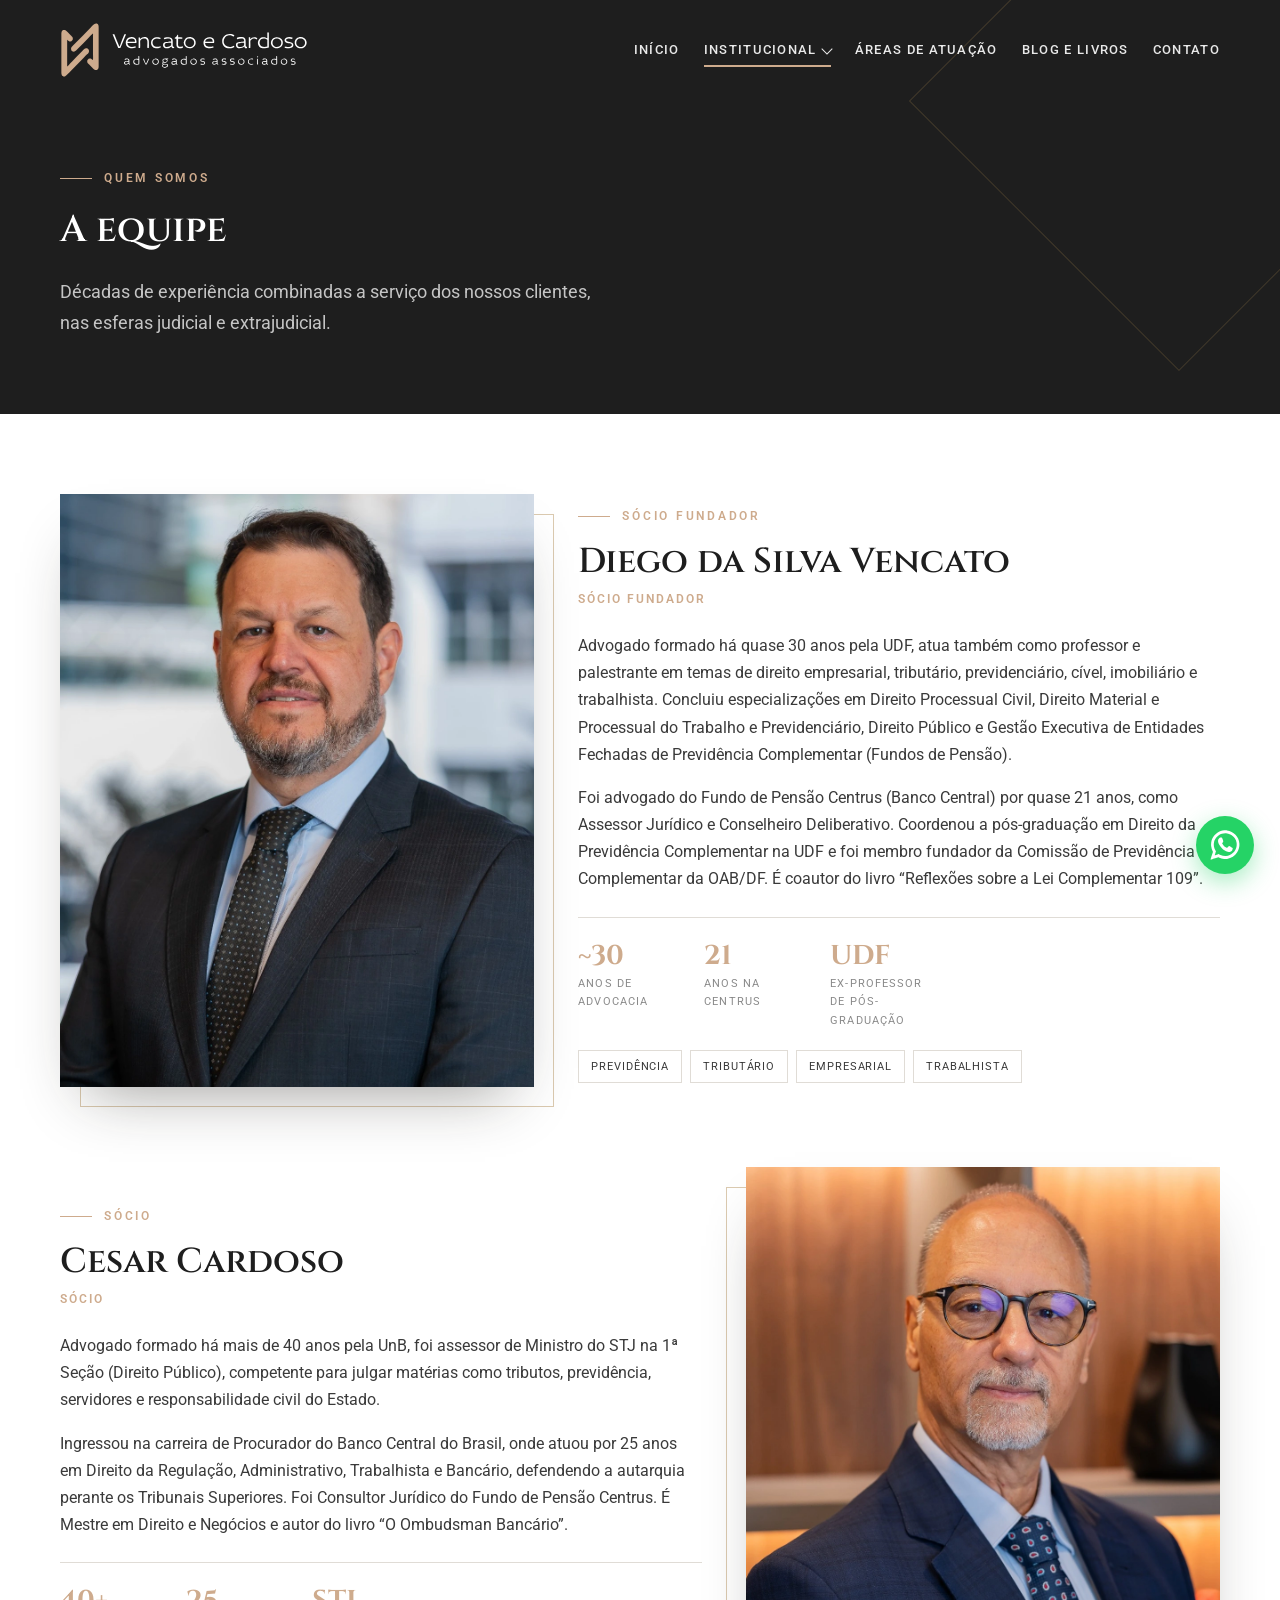
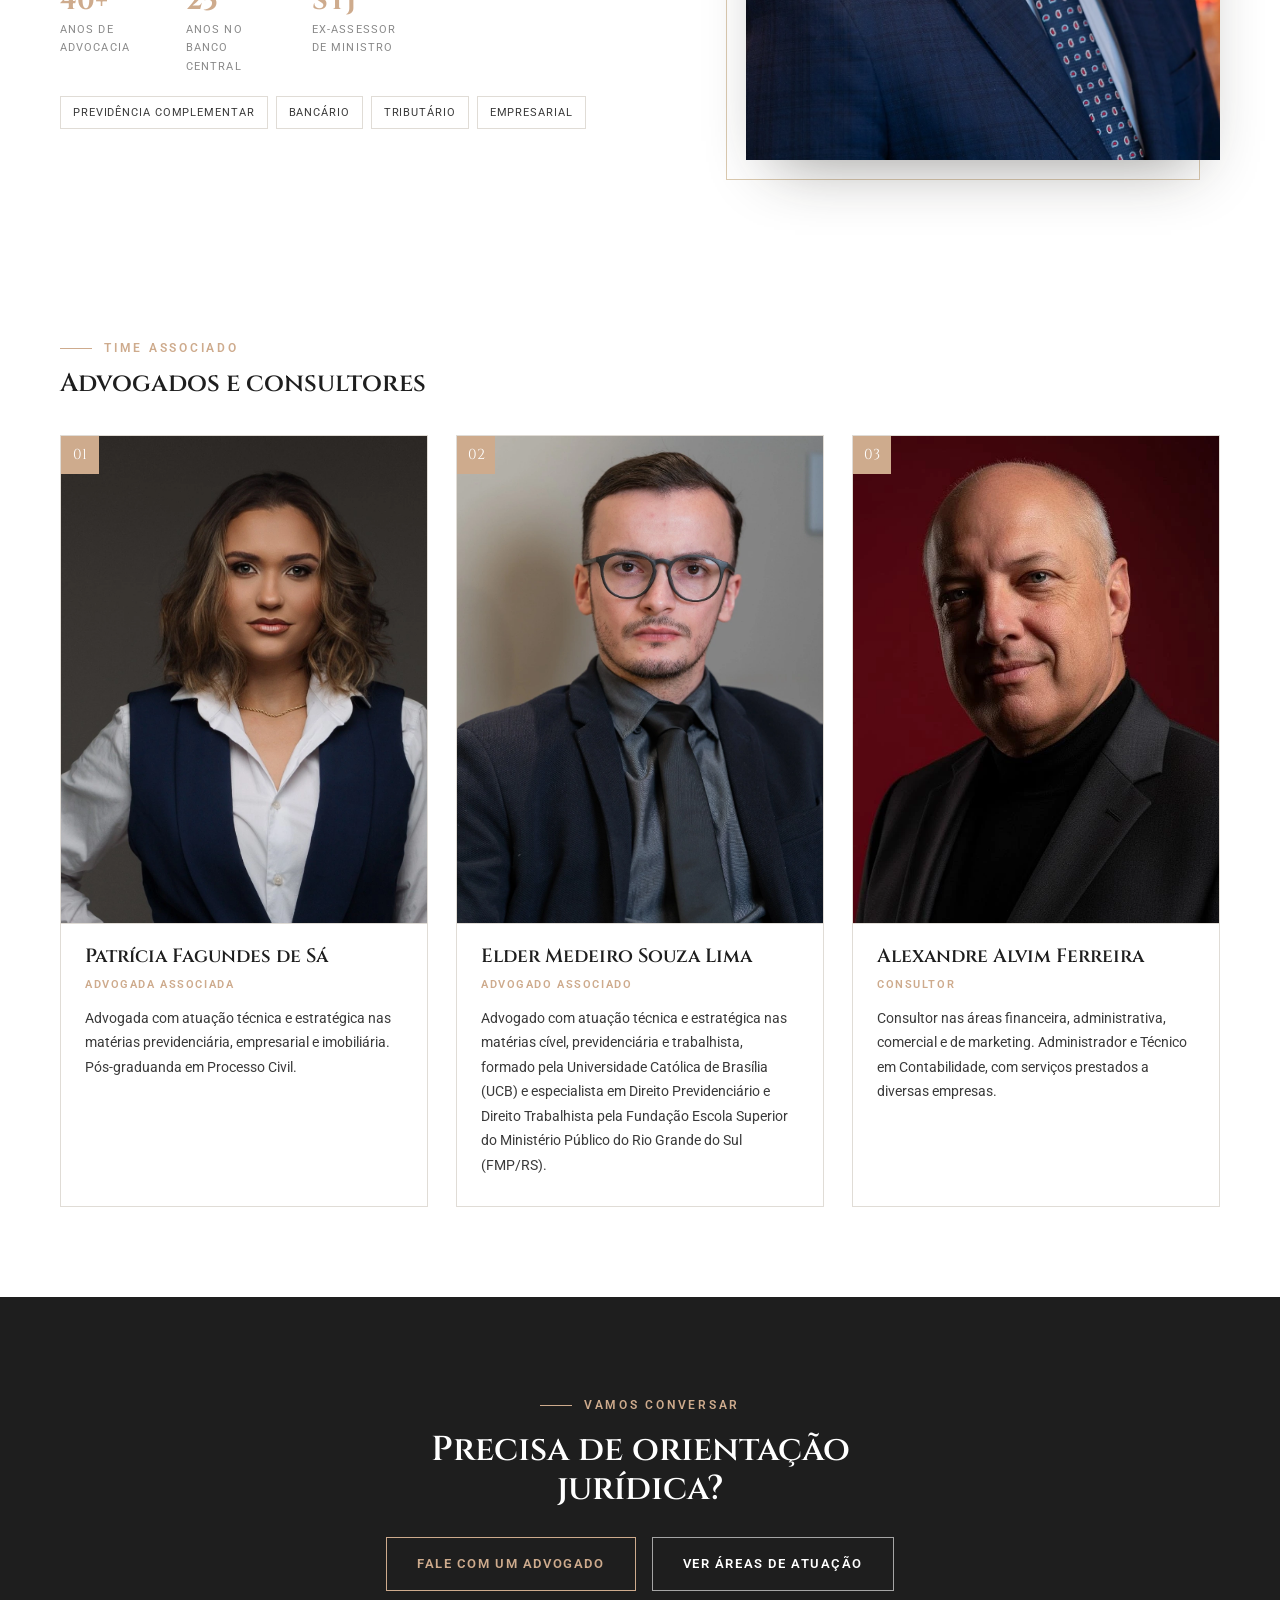
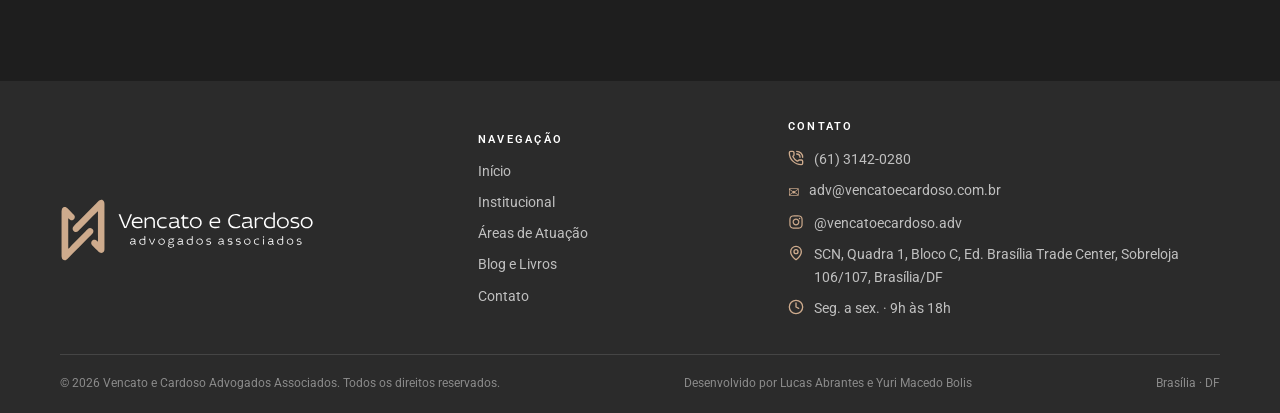
<file: equipe.html>
<!DOCTYPE html>
<html lang="pt-BR">
<head>
<meta charset="UTF-8">
<meta name="viewport" content="width=device-width, initial-scale=1.0">
<title>Equipe — Vencato e Cardoso Advogados Associados</title>
<meta name="description" content="Conheça os sócios e advogados da Vencato e Cardoso: profissionais com décadas de experiência em Direito Empresarial, Tributário, Previdenciário, Trabalhista e Bancário.">
<meta name="robots" content="index, follow">
<meta name="author" content="Vencato e Cardoso Advogados Associados">
<link rel="canonical" href="https://www.vencatoecardoso.com.br/equipe.html">
<meta property="og:type" content="website">
<meta property="og:site_name" content="Vencato e Cardoso Advogados Associados">
<meta property="og:locale" content="pt_BR">
<meta property="og:title" content="Equipe — Vencato e Cardoso Advogados Associados">
<meta property="og:description" content="Conheça os sócios e advogados da Vencato e Cardoso: profissionais com décadas de experiência nas esferas judicial e extrajudicial.">
<meta property="og:url" content="https://www.vencatoecardoso.com.br/equipe.html">
<meta property="og:image" content="https://www.vencatoecardoso.com.br/assets/img/foto%20equipe.webp">
<meta name="twitter:card" content="summary_large_image">
<meta name="twitter:title" content="Equipe — Vencato e Cardoso Advogados Associados">
<meta name="twitter:description" content="Conheça os sócios e advogados da Vencato e Cardoso: profissionais com décadas de experiência nas esferas judicial e extrajudicial.">
<meta name="twitter:image" content="https://www.vencatoecardoso.com.br/assets/img/foto%20equipe.webp">
<meta name="theme-color" content="#1E1E1E">
<link rel="icon" type="image/svg+xml" href="assets/logo/Logo Favicon.svg">
<link rel="preconnect" href="https://fonts.googleapis.com">
<link rel="preconnect" href="https://fonts.gstatic.com" crossorigin>
<link href="https://fonts.googleapis.com/css2?family=Cinzel:wght@400;500;600;700&family=Roboto:wght@400;500;700&display=swap" rel="stylesheet">
<link rel="stylesheet" href="css/style.css">
<link rel="stylesheet" href="css/equipe.css">
</head>
<body>

<!-- ================= CABEÇALHO ================= -->
<header class="cabecalho" id="cabecalho">
  <div class="container cabecalho-int">
    <a href="home.html" class="marca" aria-label="Vencato e Cardoso — página inicial">
      <img src="assets/logo/Logo Marca Dourada.svg" alt="" class="marca-logo-icone" aria-hidden="true">
      <img src="assets/logo/Logo Texto Final.svg" alt="Vencato e Cardoso Advogados Associados" class="marca-logo-texto">
    </a>

    <nav class="nav" id="nav" aria-label="Navegação principal">
      <div class="nav-item"><a href="home.html" class="nav-link">Início</a></div>
      <div class="nav-item nav-item-dropdown">
        <a href="institucional.html" class="nav-link ativo">Institucional <i class="seta"></i></a>
        <div class="dropdown">
          <a href="institucional.html">Sobre Nós</a>
          <a href="equipe.html">Equipe</a>
        </div>
      </div>
      <div class="nav-item"><a href="areas.html" class="nav-link">Áreas de Atuação</a></div>
      <div class="nav-item"><a href="blog.html" class="nav-link">Blog e Livros</a></div>
      <div class="nav-item"><a href="contato.html" class="nav-link">Contato</a></div>
      <div class="nav-contato">
        <a href="https://wa.me/556131420280?text=Ol%C3%A1!%20Vim%20pelo%20site%20e%20gostaria%20de%20saber%20mais." aria-label="WhatsApp" target="_blank" rel="noopener"><svg viewBox="306 29 670 670" xmlns="http://www.w3.org/2000/svg"><g transform="translate(0.000000,720.000000) scale(0.100000,-0.100000)" fill="currentColor" stroke="none"><path d="M6255 6844 c-540 -35 -1107 -229 -1555 -532 -473 -320 -848 -752 -1091 -1256 -133 -276 -216 -536 -273 -856 -43 -240 -52 -602 -22 -880 40 -374 177 -822 362 -1188 l53 -103 -123 -367 c-68 -202 -191 -570 -274 -818 -84 -249 -152 -459 -152 -469 0 -9 13 -22 29 -28 26 -10 29 -14 24 -45 -6 -32 -5 -34 18 -27 41 13 936 298 1314 420 198 63 368 115 378 115 9 0 52 -17 95 -39 366 -184 756 -294 1171 -332 164 -14 498 -7 659 16 954 132 1766 659 2266 1468 163 264 318 632 401 952 79 307 117 688 96 982 -54 781 -356 1473 -881 2017 -509 527 -1157 853 -1895 952 -108 14 -482 26 -600 18z m391 -684 c357 -29 650 -108 959 -259 419 -206 770 -514 1030 -906 200 -301 323 -625 371 -979 23 -168 23 -508 0 -680 -163 -1209 -1161 -2141 -2372 -2217 -427 -26 -824 44 -1212 214 -107 47 -284 143 -339 183 -17 13 -39 24 -49 24 -9 0 -222 -65 -472 -145 -250 -80 -456 -145 -457 -143 -2 2 62 197 141 433 79 237 144 442 144 458 0 16 -18 53 -44 90 -418 599 -554 1426 -351 2127 45 152 82 245 155 390 200 391 505 732 880 982 473 316 1064 472 1616 428z"/><path d="M5323 5236 c-23 -7 -56 -23 -75 -34 -51 -32 -199 -190 -245 -262 -147 -229 -180 -534 -92 -832 67 -225 149 -397 299 -629 190 -292 313 -450 510 -653 296 -305 545 -476 927 -635 282 -118 490 -185 607 -197 81 -8 258 20 362 58 144 52 309 168 373 262 64 96 130 313 138 457 l6 95 -31 36 c-22 24 -112 78 -294 176 -432 232 -487 254 -555 218 -17 -8 -81 -73 -141 -143 -178 -207 -215 -243 -245 -243 -38 0 -287 127 -403 205 -135 92 -223 166 -334 281 -132 137 -275 333 -355 486 l-18 36 72 79 c95 101 134 162 172 268 39 108 37 141 -20 290 -51 133 -92 243 -163 434 -58 157 -101 221 -161 240 -57 17 -287 22 -334 7z"/></g></svg></a>
        <a href="mailto:adv@vencatoecardoso.com.br" aria-label="E-mail">✉</a>
        <a href="https://instagram.com/vencatoecardoso.adv" aria-label="Instagram" target="_blank" rel="noopener"><svg viewBox="0 0 359.99999 359.9696" xmlns="http://www.w3.org/2000/svg"><g transform="translate(-77.12909,-99.75057)" fill="currentColor"><path d="m 257.12909,129.76098 c -40.73362,0 -45.84008,0.25899 -61.83741,0.91733 -15.96445,0.7292 -26.846,3.22727 -36.38561,6.93669 -9.8635,3.83171 -18.26206,8.98306 -26.60017,17.32165 -8.33835,8.33859 -13.44169,16.69125 -17.27412,26.55409 -3.70877,9.54051 -6.25479,20.46653 -6.98302,36.43098 -0.73154,15.99732 -0.91968,21.10396 -0.91968,61.83716 0,40.73554 0.18808,45.83984 0.91968,61.83717 0.72919,15.96445 3.27425,26.84576 6.98302,36.38633 3.83243,9.86278 8.93577,18.21549 17.27412,26.55403 8.33811,8.33859 16.73667,13.48525 26.60017,17.3193 9.53961,3.70708 20.42116,6.25455 36.38561,6.98374 15.99733,0.7292 21.10379,0.87029 61.83741,0.87029 40.73362,0 45.83984,-0.23496 61.8374,-0.87029 15.96422,-0.72919 26.89185,-3.27666 36.43147,-6.98374 9.8635,-3.83405 18.21621,-8.98071 26.55432,-17.3193 8.33835,-8.33854 13.44145,-16.69125 17.27388,-26.55403 3.70876,-9.54057 6.25503,-20.42188 6.98326,-36.38633 0.73154,-15.99733 0.91968,-21.10163 0.91968,-61.83717 0,-40.7332 -0.18808,-45.83984 -0.91968,-61.83716 -0.7292,-15.96445 -3.2745,-26.89047 -6.98326,-36.43098 -3.83243,-9.86284 -8.93553,-18.2155 -17.27388,-26.55409 -8.33811,-8.33859 -16.69082,-13.48994 -26.55432,-17.32165 -9.53962,-3.70942 -20.46725,-6.20749 -36.43147,-6.93669 -15.99732,-0.72919 -21.10378,-0.91733 -61.8374,-0.91733 z m 0,27.01275 c 40.04775,0 44.78087,0.23495 60.59684,0.87028 14.623,0.65865 22.60141,3.13785 27.88658,5.19137 7.00117,2.72149 11.98006,5.96281 17.22809,11.21061 5.24894,5.24779 8.48978,10.2274 11.20964,17.22754 2.05353,5.28542 4.52401,13.26413 5.19155,27.88544 0.71982,15.81622 0.87269,20.5512 0.87269,60.59757 0,40.04865 -0.16464,44.78369 -0.87269,60.59756 -0.66802,14.62366 -3.13802,22.55533 -5.19155,27.84074 -2.71986,7.00014 -5.9607,12.02211 -11.20964,17.27225 -5.24803,5.2478 -10.22692,8.48912 -17.22809,11.2106 -5.28517,2.04643 -13.26358,4.48099 -27.88658,5.14667 -15.81363,0.72913 -20.54555,0.87028 -60.59684,0.87028 -40.0513,0 -44.78322,-0.23495 -60.59684,-0.87028 -14.62301,-0.65865 -22.55557,-3.09321 -27.84074,-5.14667 -7.0011,-2.72148 -12.0259,-5.9628 -17.27394,-11.2106 -5.24773,-5.25014 -8.48863,-10.27211 -11.20964,-17.27225 -2.05352,-5.28541 -4.47792,-13.21708 -5.14546,-27.84074 -0.71982,-15.81387 -0.87269,-20.54891 -0.87269,-60.59756 0,-40.04637 0.16465,-44.78135 0.87269,-60.59757 0.66803,-14.62131 3.09194,-22.60002 5.14546,-27.88544 2.72101,-7.00014 5.96191,-11.97975 11.20964,-17.22754 5.24804,-5.2478 10.27284,-8.48912 17.27394,-11.21061 5.28517,-2.04643 13.21773,-4.52334 27.84074,-5.19137 15.81597,-0.72913 20.54909,-0.87028 60.59684,-0.87028 z m 80.07621,24.90046 c -9.93951,0 -18.0092,8.06807 -18.0092,18.00848 0,9.94042 8.06969,18.00854 18.0092,18.00854 9.94066,0 18.00896,-8.06812 18.00896,-18.00854 0,-9.94041 -8.0683,-18.00848 -18.00896,-18.00848 z m -80.07621,21.04051 c -42.53614,0 -76.99809,34.50924 -76.99809,77.04418 0,42.53735 34.46195,76.99713 76.99809,76.99713 42.53614,0 77.04394,-34.45978 77.04394,-76.99713 0,-42.53494 -34.5078,-77.04418 -77.04394,-77.04418 z m 0,27.0598 c 27.61161,0 49.98438,22.37415 49.98438,49.98438 0,27.61257 -22.37277,49.98438 -49.98438,49.98438 -27.61161,0 -49.98444,-22.37181 -49.98444,-49.98438 0,-27.61023 22.37283,-49.98438 49.98444,-49.98438 z"/></g></svg></a>
      </div>
    </nav>

    <button class="hamburguer" id="hamburguer" aria-label="Abrir menu" aria-expanded="false">
      <span></span><span></span><span></span>
    </button>
  </div>
</header>

<main>

<!-- ================= HERO ================= -->
<section class="eq-hero">
  <div class="container">
    <span class="rotulo">Quem somos</span>
    <h1>A equipe</h1>
    <p class="lead">Décadas de experiência combinadas a serviço dos nossos clientes, nas esferas judicial e extrajudicial.</p>
  </div>
</section>

<!-- ================= SÓCIOS ================= -->
<section class="socios-ed">
  <div class="container">

    <article class="socio-linha reveal">
      <div class="socio-media">
        <span class="socio-idx"></span>
        <div class="foto"><img src="assets/img/Diego Vencato.webp" alt="Diego da Silva Vencato, sócio fundador da Vencato e Cardoso Advogados Associados"></div>
      </div>
      <div class="socio-corpo">
        <span class="rotulo">Sócio Fundador</span>
        <h2>Diego da Silva Vencato</h2>
        <p class="cargo">Sócio Fundador</p>
        <p>Advogado formado há quase 30 anos pela UDF, atua também como professor e palestrante em temas de direito empresarial, tributário, previdenciário, cível, imobiliário e trabalhista. Concluiu especializações em Direito Processual Civil, Direito Material e Processual do Trabalho e Previdenciário, Direito Público e Gestão Executiva de Entidades Fechadas de Previdência Complementar (Fundos de Pensão).</p>
        <p>Foi advogado do Fundo de Pensão Centrus (Banco Central) por quase 21 anos, como Assessor Jurídico e Conselheiro Deliberativo. Coordenou a pós-graduação em Direito da Previdência Complementar na UDF e foi membro fundador da Comissão de Previdência Complementar da OAB/DF. É coautor do livro “Reflexões sobre a Lei Complementar 109”.</p>
        <div class="socio-marcos">
          <div><strong>~30</strong><span>anos de advocacia</span></div>
          <div><strong>21</strong><span>anos na Centrus</span></div>
          <div><strong>UDF</strong><span>Ex-professor de pós-graduação</span></div>
        </div>
        <div class="socio-tags">
          <span>Previdência</span><span>Tributário</span><span>Empresarial</span><span>Trabalhista</span>
        </div>
      </div>
    </article>

    <article class="socio-linha reveal">
      <div class="socio-media">
        <span class="socio-idx"></span>
        <div class="foto"><img src="assets/img/Cesar Socio.webp" alt="Cesar Cardoso, sócio da Vencato e Cardoso Advogados Associados"></div>
      </div>
      <div class="socio-corpo">
        <span class="rotulo">Sócio</span>
        <h2>Cesar Cardoso</h2>
        <p class="cargo">Sócio</p>
        <p>Advogado formado há mais de 40 anos pela UnB, foi assessor de Ministro do STJ na 1ª Seção (Direito Público), competente para julgar matérias como tributos, previdência, servidores e responsabilidade civil do Estado.</p>
        <p>Ingressou na carreira de Procurador do Banco Central do Brasil, onde atuou por 25 anos em Direito da Regulação, Administrativo, Trabalhista e Bancário, defendendo a autarquia perante os Tribunais Superiores. Foi Consultor Jurídico do Fundo de Pensão Centrus. É Mestre em Direito e Negócios e autor do livro “O Ombudsman Bancário”.</p>
        <div class="socio-marcos">
          <div><strong>40+</strong><span>anos de advocacia</span></div>
          <div><strong>25</strong><span>anos no Banco Central</span></div>
          <div><strong>STJ</strong><span>ex-assessor de Ministro</span></div>
        </div>
        <div class="socio-tags">
          <span>Previdência Complementar</span><span>Bancário</span><span>Tributário</span><span>Empresarial</span>
        </div>
      </div>
    </article>

  </div>
</section>

<!-- ================= ASSOCIADOS ================= -->
<section class="assoc-ed">
  <div class="container">
    <div class="eq-topo">
      <span class="rotulo">Time associado</span>
      <h2>Advogados e consultores</h2>
    </div>

    <div class="assoc-grid">
      <article class="colab reveal">
        <div class="colab-foto"><span class="colab-idx">01</span><span><img src="assets/img/patricia.webp" alt="Patrícia Fagundes de Sá, advogada associada"></span></div>
        <div class="colab-info">
          <h3>Patrícia Fagundes de Sá</h3>
          <p class="colab-cargo">Advogada Associada</p>
          <p class="colab-bio">Advogada com atuação técnica e estratégica nas matérias previdenciária, empresarial e imobiliária. Pós-graduanda em Processo Civil.</p>
        </div>
      </article>
      <article class="colab reveal">
        <div class="colab-foto"><span class="colab-idx">02</span><span><img src="assets/img/elder.webp" alt="Elder Medeiros Souza Lima, advogado associado"></span></div>
        <div class="colab-info">
          <h3>Elder Medeiro Souza Lima</h3>
          <p class="colab-cargo">Advogado Associado</p>
          <p class="colab-bio">Advogado com atuação técnica e estratégica nas matérias cível, previdenciária e trabalhista, formado pela Universidade Católica de Brasília (UCB) e especialista em Direito Previdenciário e Direito Trabalhista pela Fundação Escola Superior do Ministério Público do Rio Grande do Sul (FMP/RS).</p>
        </div>
      </article>
      <article class="colab reveal">
        <div class="colab-foto"><span class="colab-idx">03</span><span><img src="assets/img/alexandre.webp" alt="Alexandre Alvim Ferreira, consultor"></span></div>
        <div class="colab-info">
          <h3>Alexandre Alvim Ferreira</h3>
          <p class="colab-cargo">Consultor</p>
          <p class="colab-bio">Consultor nas áreas financeira, administrativa, comercial e de marketing. Administrador e Técnico em Contabilidade, com serviços prestados a diversas empresas.</p>
        </div>
      </article>
    </div>
  </div>
</section>

<!-- ================= CTA ================= -->
<section class="eq-cta reveal">
  <div class="container">
    <span class="rotulo" style="justify-content:center">Vamos conversar</span>
    <h2>Precisa de orientação jurídica?</h2>
    <div class="eq-cta-acoes">
      <a href="https://wa.me/556131420280?text=Ol%C3%A1!%20Vim%20pelo%20site%20e%20gostaria%20de%20saber%20mais." class="btn btn-dourado">Fale com um advogado</a>
      <a href="areas.html" class="btn btn-claro">Ver áreas de atuação</a>
    </div>
  </div>
</section>

<!-- ================= RODAPÉ ================= -->
</main>

<footer class="rodape">
  <div class="container">
    <div class="rodape-grid">
      <div class="rodape-marca">
        <div class="marca">
          <img src="assets/logo/Logo Marca Dourada.svg" alt="" class="marca-logo-icone" aria-hidden="true">
          <img src="assets/logo/Logo Texto Dourada.svg" alt="Vencato e Cardoso Advogados Associados" class="marca-logo-texto">
        </div>
      </div>
      <div>
        <h2>Navegação</h2>
        <ul>
          <li><a href="home.html">Início</a></li>
          <li><a href="institucional.html">Institucional</a></li>
          <li><a href="areas.html">Áreas de Atuação</a></li>
          <li><a href="blog.html">Blog e Livros</a></li>
          <li><a href="contato.html">Contato</a></li>
        </ul>
      </div>
      <div>
        <h2>Contato</h2>
        <ul class="rodape-contato">
          <li><span class="ic"><svg viewBox="0 0 24 24" fill="none" stroke="currentColor" stroke-width="2" stroke-linecap="round" stroke-linejoin="round"><path d="M13 2a9 9 0 0 1 9 9"/><path d="M13 6a5 5 0 0 1 5 5"/><path d="M13.832 16.568a1 1 0 0 0 1.213-.303l.355-.465A2 2 0 0 1 17 15h3a2 2 0 0 1 2 2v3a2 2 0 0 1-2 2A18 18 0 0 1 2 4a2 2 0 0 1 2-2h3a2 2 0 0 1 2 2v3a2 2 0 0 1-.8 1.6l-.468.351a1 1 0 0 0-.292 1.233 14 14 0 0 0 6.392 6.384"/></svg></span><a href="https://wa.me/556131420280?text=Ol%C3%A1!%20Vim%20pelo%20site%20e%20gostaria%20de%20saber%20mais.">(61) 3142-0280</a></li>
          <li><span class="ic">✉</span><a href="mailto:adv@vencatoecardoso.com.br">adv@vencatoecardoso.com.br</a></li>
          <li><span class="ic"><svg viewBox="0 0 359.99999 359.9696" xmlns="http://www.w3.org/2000/svg"><g transform="translate(-77.12909,-99.75057)" fill="currentColor"><path d="m 257.12909,129.76098 c -40.73362,0 -45.84008,0.25899 -61.83741,0.91733 -15.96445,0.7292 -26.846,3.22727 -36.38561,6.93669 -9.8635,3.83171 -18.26206,8.98306 -26.60017,17.32165 -8.33835,8.33859 -13.44169,16.69125 -17.27412,26.55409 -3.70877,9.54051 -6.25479,20.46653 -6.98302,36.43098 -0.73154,15.99732 -0.91968,21.10396 -0.91968,61.83716 0,40.73554 0.18808,45.83984 0.91968,61.83717 0.72919,15.96445 3.27425,26.84576 6.98302,36.38633 3.83243,9.86278 8.93577,18.21549 17.27412,26.55403 8.33811,8.33859 16.73667,13.48525 26.60017,17.3193 9.53961,3.70708 20.42116,6.25455 36.38561,6.98374 15.99733,0.7292 21.10379,0.87029 61.83741,0.87029 40.73362,0 45.83984,-0.23496 61.8374,-0.87029 15.96422,-0.72919 26.89185,-3.27666 36.43147,-6.98374 9.8635,-3.83405 18.21621,-8.98071 26.55432,-17.3193 8.33835,-8.33854 13.44145,-16.69125 17.27388,-26.55403 3.70876,-9.54057 6.25503,-20.42188 6.98326,-36.38633 0.73154,-15.99733 0.91968,-21.10163 0.91968,-61.83717 0,-40.7332 -0.18808,-45.83984 -0.91968,-61.83716 -0.7292,-15.96445 -3.2745,-26.89047 -6.98326,-36.43098 -3.83243,-9.86284 -8.93553,-18.2155 -17.27388,-26.55409 -8.33811,-8.33859 -16.69082,-13.48994 -26.55432,-17.32165 -9.53962,-3.70942 -20.46725,-6.20749 -36.43147,-6.93669 -15.99732,-0.72919 -21.10378,-0.91733 -61.8374,-0.91733 z m 0,27.01275 c 40.04775,0 44.78087,0.23495 60.59684,0.87028 14.623,0.65865 22.60141,3.13785 27.88658,5.19137 7.00117,2.72149 11.98006,5.96281 17.22809,11.21061 5.24894,5.24779 8.48978,10.2274 11.20964,17.22754 2.05353,5.28542 4.52401,13.26413 5.19155,27.88544 0.71982,15.81622 0.87269,20.5512 0.87269,60.59757 0,40.04865 -0.16464,44.78369 -0.87269,60.59756 -0.66802,14.62366 -3.13802,22.55533 -5.19155,27.84074 -2.71986,7.00014 -5.9607,12.02211 -11.20964,17.27225 -5.24803,5.2478 -10.22692,8.48912 -17.22809,11.2106 -5.28517,2.04643 -13.26358,4.48099 -27.88658,5.14667 -15.81363,0.72913 -20.54555,0.87028 -60.59684,0.87028 -40.0513,0 -44.78322,-0.23495 -60.59684,-0.87028 -14.62301,-0.65865 -22.55557,-3.09321 -27.84074,-5.14667 -7.0011,-2.72148 -12.0259,-5.9628 -17.27394,-11.2106 -5.24773,-5.25014 -8.48863,-10.27211 -11.20964,-17.27225 -2.05352,-5.28541 -4.47792,-13.21708 -5.14546,-27.84074 -0.71982,-15.81387 -0.87269,-20.54891 -0.87269,-60.59756 0,-40.04637 0.16465,-44.78135 0.87269,-60.59757 0.66803,-14.62131 3.09194,-22.60002 5.14546,-27.88544 2.72101,-7.00014 5.96191,-11.97975 11.20964,-17.22754 5.24804,-5.2478 10.27284,-8.48912 17.27394,-11.21061 5.28517,-2.04643 13.21773,-4.52334 27.84074,-5.19137 15.81597,-0.72913 20.54909,-0.87028 60.59684,-0.87028 z m 80.07621,24.90046 c -9.93951,0 -18.0092,8.06807 -18.0092,18.00848 0,9.94042 8.06969,18.00854 18.0092,18.00854 9.94066,0 18.00896,-8.06812 18.00896,-18.00854 0,-9.94041 -8.0683,-18.00848 -18.00896,-18.00848 z m -80.07621,21.04051 c -42.53614,0 -76.99809,34.50924 -76.99809,77.04418 0,42.53735 34.46195,76.99713 76.99809,76.99713 42.53614,0 77.04394,-34.45978 77.04394,-76.99713 0,-42.53494 -34.5078,-77.04418 -77.04394,-77.04418 z m 0,27.0598 c 27.61161,0 49.98438,22.37415 49.98438,49.98438 0,27.61257 -22.37277,49.98438 -49.98438,49.98438 -27.61161,0 -49.98444,-22.37181 -49.98444,-49.98438 0,-27.61023 22.37283,-49.98438 49.98444,-49.98438 z"/></g></svg></span><a href="https://instagram.com/vencatoecardoso.adv">@vencatoecardoso.adv</a></li>
          <li><span class="ic"><svg viewBox="0 0 24 24" fill="none" stroke="currentColor" stroke-width="2" stroke-linecap="round" stroke-linejoin="round"><path d="M20 10c0 4.993-5.539 10.193-7.399 11.799a1 1 0 0 1-1.202 0C9.539 20.193 4 14.993 4 10a8 8 0 0 1 16 0"/><circle cx="12" cy="10" r="3"/></svg></span><a href="https://www.google.com/maps/search/?api=1&query=Vencato+e+Cardoso+Advogados+Associados%2C+SCN+Quadra+1+Bloco+C%2C+Bras%C3%ADlia" target="_blank" rel="noopener noreferrer">SCN, Quadra 1, Bloco C, Ed. Brasília Trade Center, Sobreloja 106/107, Brasília/DF</a></li>
          <li><span class="ic"><svg viewBox="0 0 24 24" fill="none" stroke="currentColor" stroke-width="2" stroke-linecap="round" stroke-linejoin="round"><circle cx="12" cy="12" r="10"/><path d="M12 6v6l4 2"/></svg></span>Seg. a sex. · 9h às 18h</li>
        </ul>
      </div>
    </div>
    <div class="rodape-fim">
      <span>© 2026 Vencato e Cardoso Advogados Associados. Todos os direitos reservados.</span>
      <span>Desenvolvido por <a href="https://github.com/LucasAbrantes2006" target="_blank" rel="noopener noreferrer">Lucas Abrantes</a> e <a href="https://github.com/YuriMacedoBolis" target="_blank" rel="noopener noreferrer">Yuri Macedo Bolis</a></span>
      <span>Brasília · DF</span>
    </div>
  </div>
</footer>

<!-- WhatsApp flutuante -->
<a href="https://wa.me/556131420280?text=Ol%C3%A1!%20Vim%20pelo%20site%20e%20gostaria%20de%20saber%20mais." class="whats" aria-label="Fale conosco pelo WhatsApp" target="_blank" rel="noopener">
  <svg viewBox="306 29 670 670" xmlns="http://www.w3.org/2000/svg"><g transform="translate(0.000000,720.000000) scale(0.100000,-0.100000)" fill="currentColor" stroke="none"><path d="M6255 6844 c-540 -35 -1107 -229 -1555 -532 -473 -320 -848 -752 -1091 -1256 -133 -276 -216 -536 -273 -856 -43 -240 -52 -602 -22 -880 40 -374 177 -822 362 -1188 l53 -103 -123 -367 c-68 -202 -191 -570 -274 -818 -84 -249 -152 -459 -152 -469 0 -9 13 -22 29 -28 26 -10 29 -14 24 -45 -6 -32 -5 -34 18 -27 41 13 936 298 1314 420 198 63 368 115 378 115 9 0 52 -17 95 -39 366 -184 756 -294 1171 -332 164 -14 498 -7 659 16 954 132 1766 659 2266 1468 163 264 318 632 401 952 79 307 117 688 96 982 -54 781 -356 1473 -881 2017 -509 527 -1157 853 -1895 952 -108 14 -482 26 -600 18z m391 -684 c357 -29 650 -108 959 -259 419 -206 770 -514 1030 -906 200 -301 323 -625 371 -979 23 -168 23 -508 0 -680 -163 -1209 -1161 -2141 -2372 -2217 -427 -26 -824 44 -1212 214 -107 47 -284 143 -339 183 -17 13 -39 24 -49 24 -9 0 -222 -65 -472 -145 -250 -80 -456 -145 -457 -143 -2 2 62 197 141 433 79 237 144 442 144 458 0 16 -18 53 -44 90 -418 599 -554 1426 -351 2127 45 152 82 245 155 390 200 391 505 732 880 982 473 316 1064 472 1616 428z"/><path d="M5323 5236 c-23 -7 -56 -23 -75 -34 -51 -32 -199 -190 -245 -262 -147 -229 -180 -534 -92 -832 67 -225 149 -397 299 -629 190 -292 313 -450 510 -653 296 -305 545 -476 927 -635 282 -118 490 -185 607 -197 81 -8 258 20 362 58 144 52 309 168 373 262 64 96 130 313 138 457 l6 95 -31 36 c-22 24 -112 78 -294 176 -432 232 -487 254 -555 218 -17 -8 -81 -73 -141 -143 -178 -207 -215 -243 -245 -243 -38 0 -287 127 -403 205 -135 92 -223 166 -334 281 -132 137 -275 333 -355 486 l-18 36 72 79 c95 101 134 162 172 268 39 108 37 141 -20 290 -51 133 -92 243 -163 434 -58 157 -101 221 -161 240 -57 17 -287 22 -334 7z"/></g></svg>
</a>

<script>
const cab=document.getElementById('cabecalho');
addEventListener('scroll',()=>cab.classList.toggle('rolado',scrollY>60));
const ham=document.getElementById('hamburguer'),nav=document.getElementById('nav');
ham.addEventListener('click',()=>{const ab=nav.classList.toggle('aberta');cab.classList.toggle('menu-aberto',ab);ham.setAttribute('aria-expanded',ab)});
// Submenu "Institucional" no mobile: alterna a sanfona ao tocar (não há :hover em touch)
const itemDropdown=document.querySelector('.nav-item-dropdown');
const linkDropdown=itemDropdown.querySelector('.nav-link');
function fecharSubmenuMobile(){itemDropdown.classList.remove('aberto')}
linkDropdown.addEventListener('click',(e)=>{
  if(matchMedia('(max-width:900px)').matches){
    e.preventDefault();
    itemDropdown.classList.toggle('aberto');
  }
});
nav.querySelectorAll('a').forEach(a=>{
  if(a===linkDropdown)return;
  a.addEventListener('click',()=>{nav.classList.remove('aberta');cab.classList.remove('menu-aberto');fecharSubmenuMobile()});
});
ham.addEventListener('click',()=>{if(!nav.classList.contains('aberta'))fecharSubmenuMobile()});
const io=new IntersectionObserver((es)=>es.forEach(e=>{if(e.isIntersecting){e.target.classList.add('visivel');io.unobserve(e.target)}}),{threshold:.15});
document.querySelectorAll('.reveal').forEach(el=>io.observe(el));
</script>
</body>
</html>
</file>
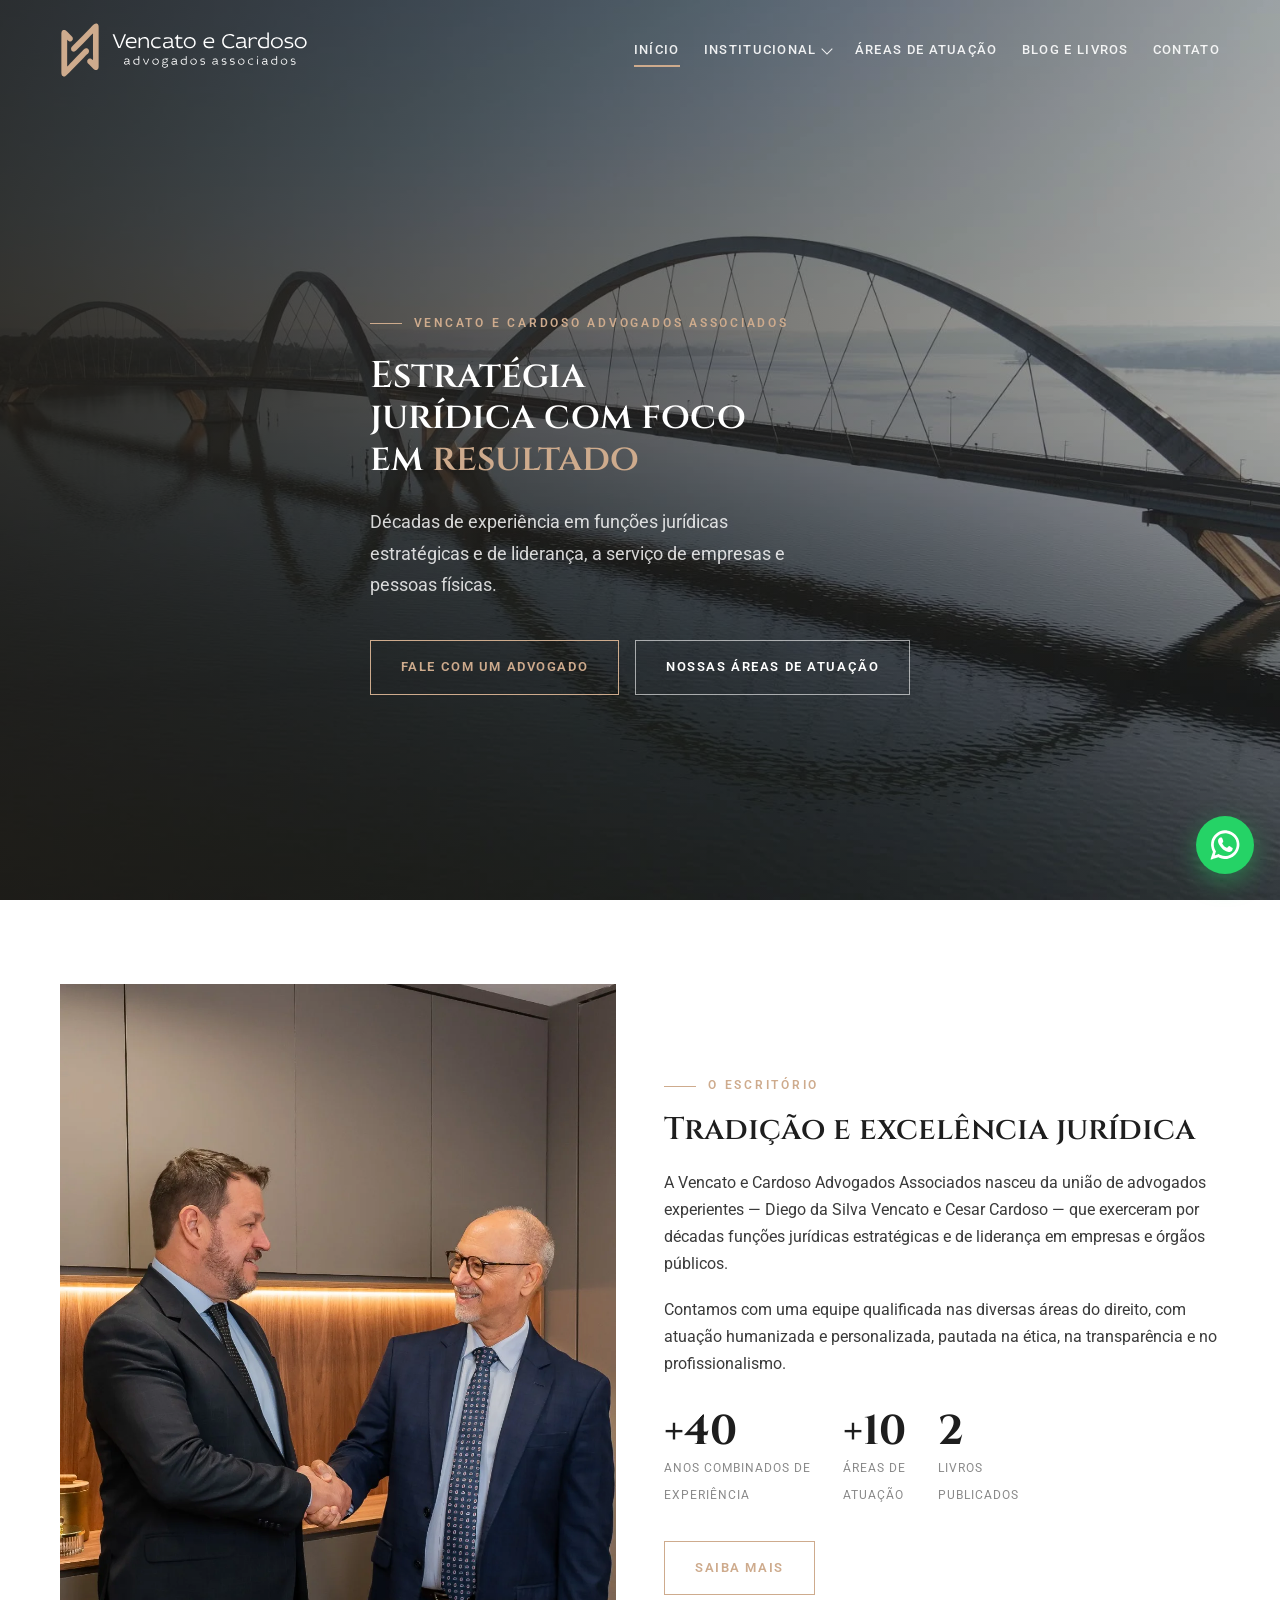
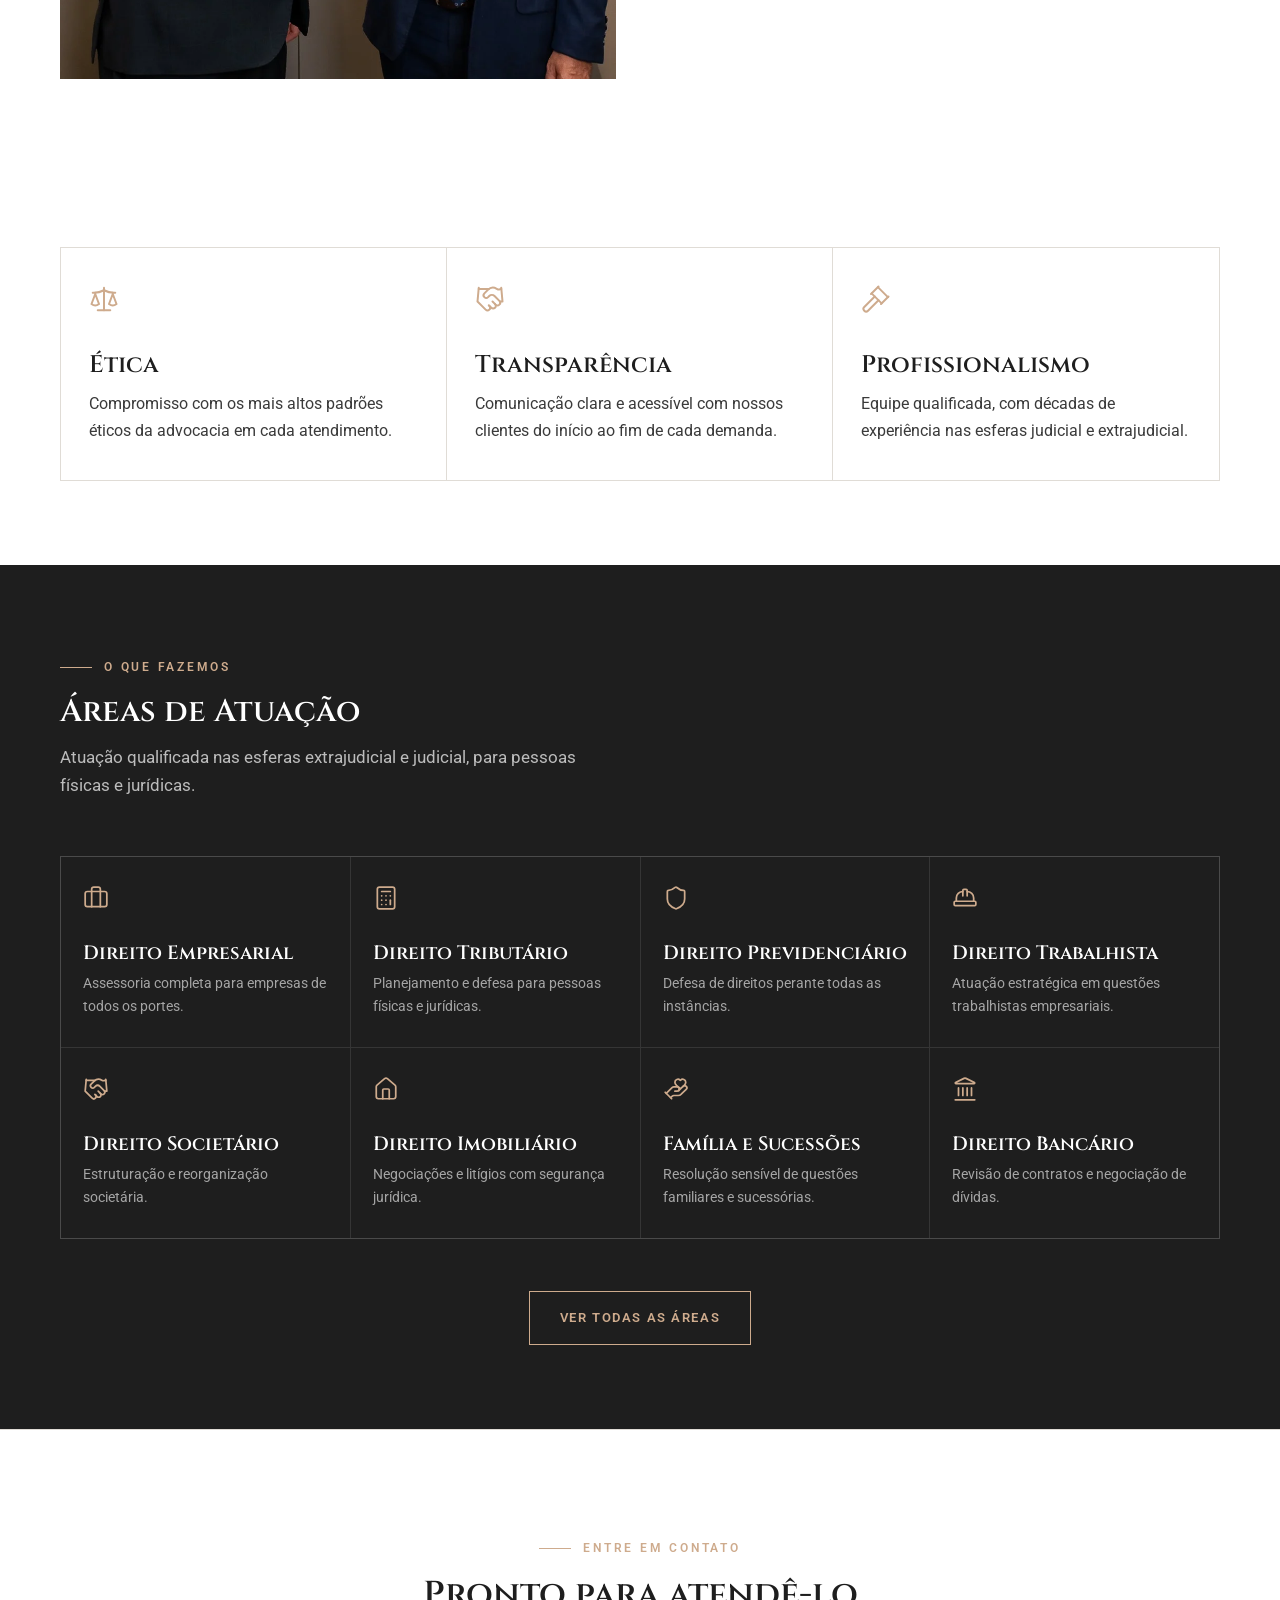
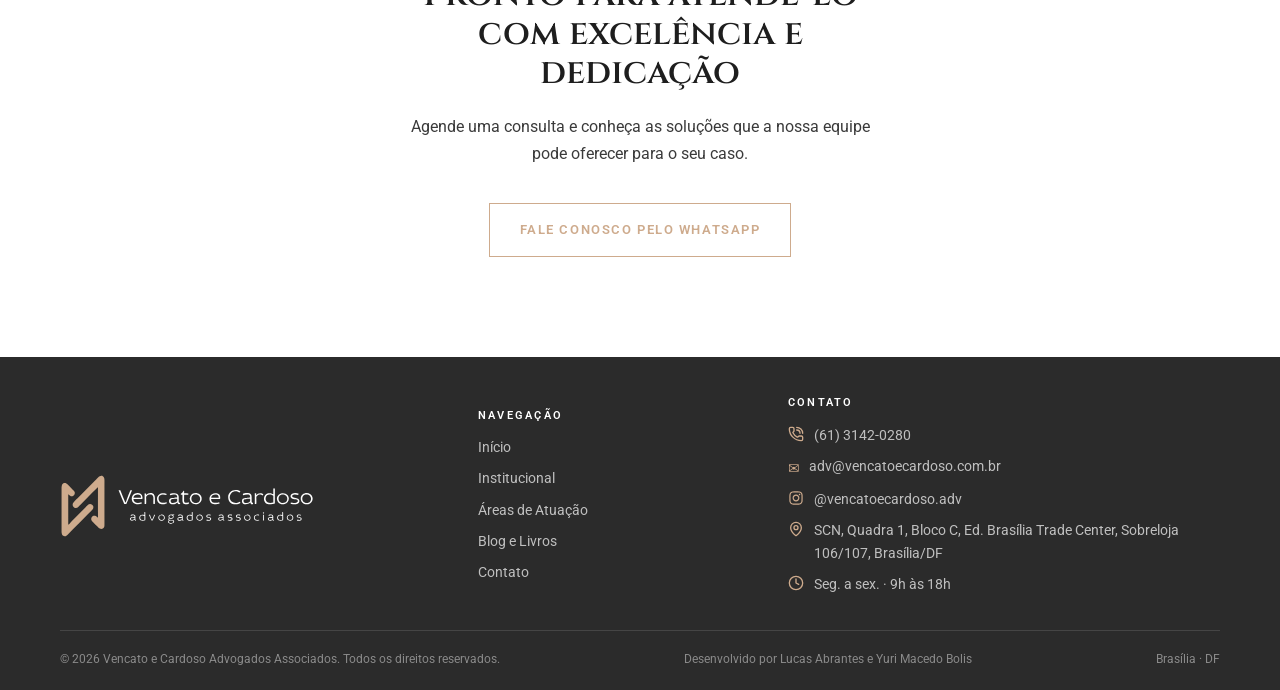
<file: home.html>
<!DOCTYPE html>
<html lang="pt-BR">
<head>
<meta charset="UTF-8">
<meta name="viewport" content="width=device-width, initial-scale=1.0">
<title>Vencato e Cardoso Advogados Associados em Brasília</title>
<meta name="description" content="Escritório de advocacia em Brasília com atuação estratégica em Direito Empresarial, Tributário, Previdenciário, Trabalhista, Societário, Imobiliário, Família e Bancário, para pessoas físicas e jurídicas.">
<meta name="robots" content="index, follow">
<meta name="author" content="Vencato e Cardoso Advogados Associados">
<link rel="canonical" href="https://www.vencatoecardoso.com.br/">
<meta property="og:type" content="website">
<meta property="og:site_name" content="Vencato e Cardoso Advogados Associados">
<meta property="og:locale" content="pt_BR">
<meta property="og:title" content="Vencato e Cardoso — Advogados Associados em Brasília">
<meta property="og:description" content="Estratégia jurídica com foco em resultado. Atuação em Direito Empresarial, Tributário, Previdenciário, Trabalhista, Societário, Imobiliário, Família e Bancário.">
<meta property="og:url" content="https://www.vencatoecardoso.com.br/">
<meta property="og:image" content="https://www.vencatoecardoso.com.br/assets/img/Ponte%20JK.webp">
<meta name="twitter:card" content="summary_large_image">
<meta name="twitter:title" content="Vencato e Cardoso — Advogados Associados em Brasília">
<meta name="twitter:description" content="Estratégia jurídica com foco em resultado. Atuação em Direito Empresarial, Tributário, Previdenciário, Trabalhista, Societário, Imobiliário, Família e Bancário.">
<meta name="twitter:image" content="https://www.vencatoecardoso.com.br/assets/img/Ponte%20JK.webp">
<meta name="theme-color" content="#1E1E1E">
<link rel="icon" type="image/svg+xml" href="assets/logo/Logo Favicon.svg">
<link rel="preconnect" href="https://fonts.googleapis.com">
<link rel="preconnect" href="https://fonts.gstatic.com" crossorigin>
<link href="https://fonts.googleapis.com/css2?family=Cinzel:wght@400;500;600;700&family=Roboto:wght@400;500;700&display=swap" rel="stylesheet">
<link rel="stylesheet" href="css/style.css">
<link rel="stylesheet" href="css/home.css">
<script type="application/ld+json">
{
  "@context": "https://schema.org",
  "@type": "LegalService",
  "name": "Vencato e Cardoso Advogados Associados",
  "image": "https://www.vencatoecardoso.com.br/assets/img/Ponte%20JK.webp",
  "url": "https://www.vencatoecardoso.com.br/",
  "telephone": "+556131420280",
  "email": "adv@vencatoecardoso.com.br",
  "priceRange": "$$",
  "address": {
    "@type": "PostalAddress",
    "streetAddress": "SCN, Quadra 1, Bloco C, Ed. Brasília Trade Center, Sobreloja 106/107",
    "addressLocality": "Brasília",
    "addressRegion": "DF",
    "postalCode": "70711-030",
    "addressCountry": "BR"
  },
  "openingHoursSpecification": [
    {
      "@type": "OpeningHoursSpecification",
      "dayOfWeek": ["Monday", "Tuesday", "Wednesday", "Thursday"],
      "opens": "09:00",
      "closes": "18:00"
    },
    {
      "@type": "OpeningHoursSpecification",
      "dayOfWeek": ["Friday"],
      "opens": "09:00",
      "closes": "17:00"
    }
  ],
  "sameAs": ["https://instagram.com/vencatoecardoso.adv"],
  "areaServed": "BR"
}
</script>
</head>
<body>

<!-- ================= PRELOADER ================= -->
<div class="preloader" id="preloader" aria-hidden="true">
  <div class="preloader-painel preloader-esq">
    <div class="preloader-logo preloader-logo-esq"><img src="assets/logo/Logo Solo Final.svg" alt=""></div>
  </div>
  <div class="preloader-painel preloader-dir">
    <div class="preloader-logo preloader-logo-dir"><img src="assets/logo/Logo Solo Final.svg" alt=""></div>
  </div>
</div>

<!-- ================= CABEÇALHO ================= -->
<header class="cabecalho" id="cabecalho">
  <div class="container cabecalho-int">
    <a href="home.html" class="marca" aria-label="Vencato e Cardoso — página inicial">
      <img src="assets/logo/Logo Marca Dourada.svg" alt="" class="marca-logo-icone" aria-hidden="true">
      <img src="assets/logo/Logo Texto Final.svg" alt="Vencato e Cardoso Advogados Associados" class="marca-logo-texto">
    </a>

    <nav class="nav" id="nav" aria-label="Navegação principal">
      <div class="nav-item"><a href="home.html" class="nav-link ativo">Início</a></div>
      <div class="nav-item nav-item-dropdown">
        <a href="institucional.html" class="nav-link">Institucional <i class="seta"></i></a>
        <div class="dropdown">
          <a href="institucional.html">Sobre Nós</a>
          <a href="equipe.html">Equipe</a>
        </div>
      </div>
      <div class="nav-item"><a href="areas.html" class="nav-link">Áreas de Atuação</a></div>
      <div class="nav-item"><a href="blog.html" class="nav-link">Blog e Livros</a></div>
      <div class="nav-item"><a href="contato.html" class="nav-link">Contato</a></div>
      <div class="nav-contato">
        <a href="https://wa.me/556131420280?text=Ol%C3%A1!%20Vim%20pelo%20site%20e%20gostaria%20de%20saber%20mais." aria-label="WhatsApp" target="_blank" rel="noopener"><svg viewBox="306 29 670 670" xmlns="http://www.w3.org/2000/svg"><g transform="translate(0.000000,720.000000) scale(0.100000,-0.100000)" fill="currentColor" stroke="none"><path d="M6255 6844 c-540 -35 -1107 -229 -1555 -532 -473 -320 -848 -752 -1091 -1256 -133 -276 -216 -536 -273 -856 -43 -240 -52 -602 -22 -880 40 -374 177 -822 362 -1188 l53 -103 -123 -367 c-68 -202 -191 -570 -274 -818 -84 -249 -152 -459 -152 -469 0 -9 13 -22 29 -28 26 -10 29 -14 24 -45 -6 -32 -5 -34 18 -27 41 13 936 298 1314 420 198 63 368 115 378 115 9 0 52 -17 95 -39 366 -184 756 -294 1171 -332 164 -14 498 -7 659 16 954 132 1766 659 2266 1468 163 264 318 632 401 952 79 307 117 688 96 982 -54 781 -356 1473 -881 2017 -509 527 -1157 853 -1895 952 -108 14 -482 26 -600 18z m391 -684 c357 -29 650 -108 959 -259 419 -206 770 -514 1030 -906 200 -301 323 -625 371 -979 23 -168 23 -508 0 -680 -163 -1209 -1161 -2141 -2372 -2217 -427 -26 -824 44 -1212 214 -107 47 -284 143 -339 183 -17 13 -39 24 -49 24 -9 0 -222 -65 -472 -145 -250 -80 -456 -145 -457 -143 -2 2 62 197 141 433 79 237 144 442 144 458 0 16 -18 53 -44 90 -418 599 -554 1426 -351 2127 45 152 82 245 155 390 200 391 505 732 880 982 473 316 1064 472 1616 428z"/><path d="M5323 5236 c-23 -7 -56 -23 -75 -34 -51 -32 -199 -190 -245 -262 -147 -229 -180 -534 -92 -832 67 -225 149 -397 299 -629 190 -292 313 -450 510 -653 296 -305 545 -476 927 -635 282 -118 490 -185 607 -197 81 -8 258 20 362 58 144 52 309 168 373 262 64 96 130 313 138 457 l6 95 -31 36 c-22 24 -112 78 -294 176 -432 232 -487 254 -555 218 -17 -8 -81 -73 -141 -143 -178 -207 -215 -243 -245 -243 -38 0 -287 127 -403 205 -135 92 -223 166 -334 281 -132 137 -275 333 -355 486 l-18 36 72 79 c95 101 134 162 172 268 39 108 37 141 -20 290 -51 133 -92 243 -163 434 -58 157 -101 221 -161 240 -57 17 -287 22 -334 7z"/></g></svg></a>
        <a href="mailto:adv@vencatoecardoso.com.br" aria-label="E-mail">✉</a>
        <a href="https://instagram.com/vencatoecardoso.adv" aria-label="Instagram" target="_blank" rel="noopener"><svg viewBox="0 0 359.99999 359.9696" xmlns="http://www.w3.org/2000/svg"><g transform="translate(-77.12909,-99.75057)" fill="currentColor"><path d="m 257.12909,129.76098 c -40.73362,0 -45.84008,0.25899 -61.83741,0.91733 -15.96445,0.7292 -26.846,3.22727 -36.38561,6.93669 -9.8635,3.83171 -18.26206,8.98306 -26.60017,17.32165 -8.33835,8.33859 -13.44169,16.69125 -17.27412,26.55409 -3.70877,9.54051 -6.25479,20.46653 -6.98302,36.43098 -0.73154,15.99732 -0.91968,21.10396 -0.91968,61.83716 0,40.73554 0.18808,45.83984 0.91968,61.83717 0.72919,15.96445 3.27425,26.84576 6.98302,36.38633 3.83243,9.86278 8.93577,18.21549 17.27412,26.55403 8.33811,8.33859 16.73667,13.48525 26.60017,17.3193 9.53961,3.70708 20.42116,6.25455 36.38561,6.98374 15.99733,0.7292 21.10379,0.87029 61.83741,0.87029 40.73362,0 45.83984,-0.23496 61.8374,-0.87029 15.96422,-0.72919 26.89185,-3.27666 36.43147,-6.98374 9.8635,-3.83405 18.21621,-8.98071 26.55432,-17.3193 8.33835,-8.33854 13.44145,-16.69125 17.27388,-26.55403 3.70876,-9.54057 6.25503,-20.42188 6.98326,-36.38633 0.73154,-15.99733 0.91968,-21.10163 0.91968,-61.83717 0,-40.7332 -0.18808,-45.83984 -0.91968,-61.83716 -0.7292,-15.96445 -3.2745,-26.89047 -6.98326,-36.43098 -3.83243,-9.86284 -8.93553,-18.2155 -17.27388,-26.55409 -8.33811,-8.33859 -16.69082,-13.48994 -26.55432,-17.32165 -9.53962,-3.70942 -20.46725,-6.20749 -36.43147,-6.93669 -15.99732,-0.72919 -21.10378,-0.91733 -61.8374,-0.91733 z m 0,27.01275 c 40.04775,0 44.78087,0.23495 60.59684,0.87028 14.623,0.65865 22.60141,3.13785 27.88658,5.19137 7.00117,2.72149 11.98006,5.96281 17.22809,11.21061 5.24894,5.24779 8.48978,10.2274 11.20964,17.22754 2.05353,5.28542 4.52401,13.26413 5.19155,27.88544 0.71982,15.81622 0.87269,20.5512 0.87269,60.59757 0,40.04865 -0.16464,44.78369 -0.87269,60.59756 -0.66802,14.62366 -3.13802,22.55533 -5.19155,27.84074 -2.71986,7.00014 -5.9607,12.02211 -11.20964,17.27225 -5.24803,5.2478 -10.22692,8.48912 -17.22809,11.2106 -5.28517,2.04643 -13.26358,4.48099 -27.88658,5.14667 -15.81363,0.72913 -20.54555,0.87028 -60.59684,0.87028 -40.0513,0 -44.78322,-0.23495 -60.59684,-0.87028 -14.62301,-0.65865 -22.55557,-3.09321 -27.84074,-5.14667 -7.0011,-2.72148 -12.0259,-5.9628 -17.27394,-11.2106 -5.24773,-5.25014 -8.48863,-10.27211 -11.20964,-17.27225 -2.05352,-5.28541 -4.47792,-13.21708 -5.14546,-27.84074 -0.71982,-15.81387 -0.87269,-20.54891 -0.87269,-60.59756 0,-40.04637 0.16465,-44.78135 0.87269,-60.59757 0.66803,-14.62131 3.09194,-22.60002 5.14546,-27.88544 2.72101,-7.00014 5.96191,-11.97975 11.20964,-17.22754 5.24804,-5.2478 10.27284,-8.48912 17.27394,-11.21061 5.28517,-2.04643 13.21773,-4.52334 27.84074,-5.19137 15.81597,-0.72913 20.54909,-0.87028 60.59684,-0.87028 z m 80.07621,24.90046 c -9.93951,0 -18.0092,8.06807 -18.0092,18.00848 0,9.94042 8.06969,18.00854 18.0092,18.00854 9.94066,0 18.00896,-8.06812 18.00896,-18.00854 0,-9.94041 -8.0683,-18.00848 -18.00896,-18.00848 z m -80.07621,21.04051 c -42.53614,0 -76.99809,34.50924 -76.99809,77.04418 0,42.53735 34.46195,76.99713 76.99809,76.99713 42.53614,0 77.04394,-34.45978 77.04394,-76.99713 0,-42.53494 -34.5078,-77.04418 -77.04394,-77.04418 z m 0,27.0598 c 27.61161,0 49.98438,22.37415 49.98438,49.98438 0,27.61257 -22.37277,49.98438 -49.98438,49.98438 -27.61161,0 -49.98444,-22.37181 -49.98444,-49.98438 0,-27.61023 22.37283,-49.98438 49.98444,-49.98438 z"/></g></svg></a>
      </div>
    </nav>

    <button class="hamburguer" id="hamburguer" aria-label="Abrir menu" aria-expanded="false">
      <span></span><span></span><span></span>
    </button>
  </div>
</header>

<main>

<!-- ================= HERO ================= -->
<section class="hero">
  <div class="hero-img"></div>
  <div class="hero-veu"></div>
  <div class="container hero-conteudo">
    <span class="rotulo">Vencato e Cardoso Advogados Associados</span>
    <h1>Estratégia jurídica com foco em <em>resultado</em></h1>
    <p>Décadas de experiência em funções jurídicas estratégicas e de liderança, a serviço de empresas e pessoas físicas.</p>
    <div class="hero-acoes">
      <a href="https://wa.me/556131420280?text=Ol%C3%A1!%20Vim%20pelo%20site%20e%20gostaria%20de%20saber%20mais." class="btn btn-dourado">Fale com um advogado</a>
      <a href="#areas" class="btn btn-claro">Nossas áreas de atuação</a>
    </div>
  </div>
</section>

<!-- ================= SOBRE ================= -->
<section class="secao" id="sobre">
  <div class="container sobre-grid">
    <div class="sobre-img img-placeholder reveal">
      <img src="assets/img/imagem institucional.webp" alt="Imagem Institucional">
    </div>
    <div class="sobre-texto reveal">
      <span class="rotulo">O escritório</span>
      <h2 class="titulo-secao">Tradição e excelência jurídica</h2>
      <p style="margin-top:22px">A Vencato e Cardoso Advogados Associados nasceu da união de advogados experientes — Diego da Silva Vencato e Cesar Cardoso — que exerceram por décadas funções jurídicas estratégicas e de liderança em empresas e órgãos públicos.</p>
      <p>Contamos com uma equipe qualificada nas diversas áreas do direito, com atuação humanizada e personalizada, pautada na ética, na transparência e no profissionalismo.</p>
      <div class="sobre-stats">
        <div class="stat"><strong>+40</strong><span>Anos combinados de<br>experiência</span></div>
        <div class="stat"><strong>+10</strong><span>Áreas de<br>atuação</span></div>
        <div class="stat"><strong> 2</strong><span>Livros<br>publicados</span></div>
      </div>
      <a href="institucional.html" class="btn btn-contorno">Saiba mais</a>
    </div>
  </div>
</section>

<!-- ================= DIFERENCIAIS ================= -->
<section class="secao diferenciais reveal">
  <div class="container">
    <h2 class="sr-only">Nossos diferenciais</h2>
    <div class="grid-dif">
      <div class="dif">
        <svg class="dif-icone" viewBox="0 0 24 24" fill="none" stroke="currentColor" stroke-linecap="round" stroke-linejoin="round"><path d="M12 3v18"/><path d="m19 8 3 8a5 5 0 0 1-6 0zV7"/><path d="M3 7h1a17 17 0 0 0 8-2 17 17 0 0 0 8 2h1"/><path d="m5 8 3 8a5 5 0 0 1-6 0zV7"/><path d="M7 21h10"/></svg>
        <h3>Ética</h3>
        <p>Compromisso com os mais altos padrões éticos da advocacia em cada atendimento.</p>
      </div>
      <div class="dif">
        <svg class="dif-icone" viewBox="0 0 24 24" fill="none" stroke="currentColor" stroke-linecap="round" stroke-linejoin="round"><path d="m11 17 2 2a1 1 0 1 0 3-3"/><path d="m14 14 2.5 2.5a1 1 0 1 0 3-3l-3.88-3.88a3 3 0 0 0-4.24 0l-.88.88a1 1 0 1 1-3-3l2.81-2.81a5.79 5.79 0 0 1 7.06-.87l.47.28a2 2 0 0 0 1.42.25L21 4"/><path d="m21 3 1 11h-2"/><path d="M3 3 2 14l6.5 6.5a1 1 0 1 0 3-3"/><path d="M3 4h8"/></svg>
        <h3>Transparência</h3>
        <p>Comunicação clara e acessível com nossos clientes do início ao fim de cada demanda.</p>
      </div>
      <div class="dif">
        <svg class="dif-icone" viewBox="0 0 24 24" fill="none" stroke="currentColor" stroke-linecap="round" stroke-linejoin="round"><path d="m14 13-8.381 8.38a1 1 0 0 1-3.001-3l8.384-8.381"/><path d="m16 16 6-6"/><path d="m21.5 10.5-8-8"/><path d="m8 8 6-6"/><path d="m8.5 7.5 8 8"/></svg>
        <h3>Profissionalismo</h3>
        <p>Equipe qualificada, com décadas de experiência nas esferas judicial e extrajudicial.</p>
      </div>
    </div>
  </div>
</section>

<!-- ================= ÁREAS DE ATUAÇÃO ================= -->
<section class="secao areas reveal" id="areas">
  <div class="container">
    <div class="secao-topo">
      <span class="rotulo">O que fazemos</span>
      <h2 class="titulo-secao">Áreas de Atuação</h2>
      <p class="subtitulo-secao">Atuação qualificada nas esferas extrajudicial e judicial, para pessoas físicas e jurídicas.</p>
    </div>
    <div class="grid-areas">
      <div class="area"><span class="marca-area"><svg class="area-icone" viewBox="0 0 24 24" fill="none" stroke="currentColor" stroke-linecap="round" stroke-linejoin="round"><path d="M16 20V4a2 2 0 0 0-2-2h-4a2 2 0 0 0-2 2v16"/><rect width="20" height="14" x="2" y="6" rx="2"/></svg></span><div><h3>Direito Empresarial</h3><p>Assessoria completa para empresas de todos os portes.</p></div></div>
      <div class="area"><span class="marca-area"><svg class="area-icone" viewBox="0 0 24 24" fill="none" stroke="currentColor" stroke-linecap="round" stroke-linejoin="round"><rect width="16" height="20" x="4" y="2" rx="2"/><line x1="8" x2="16" y1="6" y2="6"/><line x1="16" x2="16" y1="14" y2="18"/><path d="M16 10h.01"/><path d="M12 10h.01"/><path d="M8 10h.01"/><path d="M12 14h.01"/><path d="M8 14h.01"/><path d="M12 18h.01"/><path d="M8 18h.01"/></svg></span><div><h3>Direito Tributário</h3><p>Planejamento e defesa para pessoas físicas e jurídicas.</p></div></div>
      <div class="area"><span class="marca-area"><svg class="area-icone" viewBox="0 0 24 24" fill="none" stroke="currentColor" stroke-linecap="round" stroke-linejoin="round"><path d="M20 13c0 5-3.5 7.5-7.66 8.95a1 1 0 0 1-.67-.01C7.5 20.5 4 18 4 13V6a1 1 0 0 1 1-1c2 0 4.5-1.2 6.24-2.72a1.17 1.17 0 0 1 1.52 0C14.51 3.81 17 5 19 5a1 1 0 0 1 1 1z"/></svg></span><div><h3>Direito Previdenciário</h3><p>Defesa de direitos perante todas as instâncias.</p></div></div>
      <div class="area"><span class="marca-area"><svg class="area-icone" viewBox="0 0 24 24" fill="none" stroke="currentColor" stroke-linecap="round" stroke-linejoin="round"><path d="M10 10V5a1 1 0 0 1 1-1h2a1 1 0 0 1 1 1v5"/><path d="M14 6a6 6 0 0 1 6 6v3"/><path d="M4 15v-3a6 6 0 0 1 6-6"/><rect x="2" y="15" width="20" height="4" rx="1"/></svg></span><div><h3>Direito Trabalhista</h3><p>Atuação estratégica em questões trabalhistas empresariais.</p></div></div>
      <div class="area"><span class="marca-area"><svg class="area-icone" viewBox="0 0 24 24" fill="none" stroke="currentColor" stroke-linecap="round" stroke-linejoin="round"><path d="m11 17 2 2a1 1 0 1 0 3-3"/><path d="m14 14 2.5 2.5a1 1 0 1 0 3-3l-3.88-3.88a3 3 0 0 0-4.24 0l-.88.88a1 1 0 1 1-3-3l2.81-2.81a5.79 5.79 0 0 1 7.06-.87l.47.28a2 2 0 0 0 1.42.25L21 4"/><path d="m21 3 1 11h-2"/><path d="M3 3 2 14l6.5 6.5a1 1 0 1 0 3-3"/><path d="M3 4h8"/></svg></span><div><h3>Direito Societário</h3><p>Estruturação e reorganização societária.</p></div></div>
      <div class="area"><span class="marca-area"><svg class="area-icone" viewBox="0 0 24 24" fill="none" stroke="currentColor" stroke-linecap="round" stroke-linejoin="round"><path d="M15 21v-8a1 1 0 0 0-1-1h-4a1 1 0 0 0-1 1v8"/><path d="M3 10a2 2 0 0 1 .709-1.528l7-6a2 2 0 0 1 2.582 0l7 6A2 2 0 0 1 21 10v9a2 2 0 0 1-2 2H5a2 2 0 0 1-2-2z"/></svg></span><div><h3>Direito Imobiliário</h3><p>Negociações e litígios com segurança jurídica.</p></div></div>
      <div class="area"><span class="marca-area"><svg class="area-icone" viewBox="0 0 24 24" fill="none" stroke="currentColor" stroke-linecap="round" stroke-linejoin="round"><path d="M11 14h2a2 2 0 0 0 0-4h-3c-.6 0-1.1.2-1.4.6L3 16"/><path d="m14.45 13.39 5.05-4.694C20.196 8 21 6.85 21 5.75a2.75 2.75 0 0 0-4.797-1.837.276.276 0 0 1-.406 0A2.75 2.75 0 0 0 11 5.75c0 1.2.802 2.248 1.5 2.946L16 11.95"/><path d="m2 15 6 6"/><path d="m7 20 1.6-1.4c.3-.4.8-.6 1.4-.6h4c1.1 0 2.1-.4 2.8-1.2l4.6-4.4a1 1 0 0 0-2.75-2.91"/></svg></span><div><h3>Família e Sucessões</h3><p>Resolução sensível de questões familiares e sucessórias.</p></div></div>
      <div class="area"><span class="marca-area"><svg class="area-icone" viewBox="0 0 24 24" fill="none" stroke="currentColor" stroke-linecap="round" stroke-linejoin="round"><path d="M10 18v-7"/><path d="M11.119 2.205a2 2 0 0 1 1.762 0l7.84 3.846A.5.5 0 0 1 20.5 7h-17a.5.5 0 0 1-.22-.949z"/><path d="M14 18v-7"/><path d="M18 18v-7"/><path d="M3 22h18"/><path d="M6 18v-7"/></svg></span><div><h3>Direito Bancário</h3><p>Revisão de contratos e negociação de dívidas.</p></div></div>
    </div>
    <div class="areas-rodape">
      <a href="areas.html" class="btn btn-dourado">Ver todas as áreas</a>
    </div>
  </div>
</section>

<!-- ================= CTA FINAL ================= -->
<section class="cta reveal" id="contato">
  <div class="container">
    <span class="rotulo">Entre em contato</span>
    <h2>Pronto para atendê-lo com excelência e dedicação</h2>
    <p>Agende uma consulta e conheça as soluções que a nossa equipe pode oferecer para o seu caso.</p>
    <a href="https://wa.me/556131420280?text=Ol%C3%A1!%20Vim%20pelo%20site%20e%20gostaria%20de%20saber%20mais." class="btn btn-dourado">Fale conosco pelo WhatsApp</a>
  </div>
</section>

<!-- ================= RODAPÉ ================= -->
</main>

<footer class="rodape">
  <div class="container">
    <div class="rodape-grid">
      <div class="rodape-marca">
        <div class="marca">
          <img src="assets/logo/Logo Marca Dourada.svg" alt="" class="marca-logo-icone" aria-hidden="true">
          <img src="assets/logo/Logo Texto Dourada.svg" alt="Vencato e Cardoso Advogados Associados" class="marca-logo-texto">
        </div>
      </div>
      <div>
        <h2>Navegação</h2>
        <ul>
          <li><a href="home.html">Início</a></li>
          <li><a href="institucional.html">Institucional</a></li>
          <li><a href="areas.html">Áreas de Atuação</a></li>
          <li><a href="blog.html">Blog e Livros</a></li>
          <li><a href="contato.html">Contato</a></li>
        </ul>
      </div>
      <div>
        <h2>Contato</h2>
        <ul class="rodape-contato">
          <li><span class="ic"><svg viewBox="0 0 24 24" fill="none" stroke="currentColor" stroke-width="2" stroke-linecap="round" stroke-linejoin="round"><path d="M13 2a9 9 0 0 1 9 9"/><path d="M13 6a5 5 0 0 1 5 5"/><path d="M13.832 16.568a1 1 0 0 0 1.213-.303l.355-.465A2 2 0 0 1 17 15h3a2 2 0 0 1 2 2v3a2 2 0 0 1-2 2A18 18 0 0 1 2 4a2 2 0 0 1 2-2h3a2 2 0 0 1 2 2v3a2 2 0 0 1-.8 1.6l-.468.351a1 1 0 0 0-.292 1.233 14 14 0 0 0 6.392 6.384"/></svg></span><a href="https://wa.me/556131420280?text=Ol%C3%A1!%20Vim%20pelo%20site%20e%20gostaria%20de%20saber%20mais.">(61) 3142-0280</a></li>
          <li><span class="ic">✉</span><a href="mailto:adv@vencatoecardoso.com.br">adv@vencatoecardoso.com.br</a></li>
          <li><span class="ic"><svg viewBox="0 0 359.99999 359.9696" xmlns="http://www.w3.org/2000/svg"><g transform="translate(-77.12909,-99.75057)" fill="currentColor"><path d="m 257.12909,129.76098 c -40.73362,0 -45.84008,0.25899 -61.83741,0.91733 -15.96445,0.7292 -26.846,3.22727 -36.38561,6.93669 -9.8635,3.83171 -18.26206,8.98306 -26.60017,17.32165 -8.33835,8.33859 -13.44169,16.69125 -17.27412,26.55409 -3.70877,9.54051 -6.25479,20.46653 -6.98302,36.43098 -0.73154,15.99732 -0.91968,21.10396 -0.91968,61.83716 0,40.73554 0.18808,45.83984 0.91968,61.83717 0.72919,15.96445 3.27425,26.84576 6.98302,36.38633 3.83243,9.86278 8.93577,18.21549 17.27412,26.55403 8.33811,8.33859 16.73667,13.48525 26.60017,17.3193 9.53961,3.70708 20.42116,6.25455 36.38561,6.98374 15.99733,0.7292 21.10379,0.87029 61.83741,0.87029 40.73362,0 45.83984,-0.23496 61.8374,-0.87029 15.96422,-0.72919 26.89185,-3.27666 36.43147,-6.98374 9.8635,-3.83405 18.21621,-8.98071 26.55432,-17.3193 8.33835,-8.33854 13.44145,-16.69125 17.27388,-26.55403 3.70876,-9.54057 6.25503,-20.42188 6.98326,-36.38633 0.73154,-15.99733 0.91968,-21.10163 0.91968,-61.83717 0,-40.7332 -0.18808,-45.83984 -0.91968,-61.83716 -0.7292,-15.96445 -3.2745,-26.89047 -6.98326,-36.43098 -3.83243,-9.86284 -8.93553,-18.2155 -17.27388,-26.55409 -8.33811,-8.33859 -16.69082,-13.48994 -26.55432,-17.32165 -9.53962,-3.70942 -20.46725,-6.20749 -36.43147,-6.93669 -15.99732,-0.72919 -21.10378,-0.91733 -61.8374,-0.91733 z m 0,27.01275 c 40.04775,0 44.78087,0.23495 60.59684,0.87028 14.623,0.65865 22.60141,3.13785 27.88658,5.19137 7.00117,2.72149 11.98006,5.96281 17.22809,11.21061 5.24894,5.24779 8.48978,10.2274 11.20964,17.22754 2.05353,5.28542 4.52401,13.26413 5.19155,27.88544 0.71982,15.81622 0.87269,20.5512 0.87269,60.59757 0,40.04865 -0.16464,44.78369 -0.87269,60.59756 -0.66802,14.62366 -3.13802,22.55533 -5.19155,27.84074 -2.71986,7.00014 -5.9607,12.02211 -11.20964,17.27225 -5.24803,5.2478 -10.22692,8.48912 -17.22809,11.2106 -5.28517,2.04643 -13.26358,4.48099 -27.88658,5.14667 -15.81363,0.72913 -20.54555,0.87028 -60.59684,0.87028 -40.0513,0 -44.78322,-0.23495 -60.59684,-0.87028 -14.62301,-0.65865 -22.55557,-3.09321 -27.84074,-5.14667 -7.0011,-2.72148 -12.0259,-5.9628 -17.27394,-11.2106 -5.24773,-5.25014 -8.48863,-10.27211 -11.20964,-17.27225 -2.05352,-5.28541 -4.47792,-13.21708 -5.14546,-27.84074 -0.71982,-15.81387 -0.87269,-20.54891 -0.87269,-60.59756 0,-40.04637 0.16465,-44.78135 0.87269,-60.59757 0.66803,-14.62131 3.09194,-22.60002 5.14546,-27.88544 2.72101,-7.00014 5.96191,-11.97975 11.20964,-17.22754 5.24804,-5.2478 10.27284,-8.48912 17.27394,-11.21061 5.28517,-2.04643 13.21773,-4.52334 27.84074,-5.19137 15.81597,-0.72913 20.54909,-0.87028 60.59684,-0.87028 z m 80.07621,24.90046 c -9.93951,0 -18.0092,8.06807 -18.0092,18.00848 0,9.94042 8.06969,18.00854 18.0092,18.00854 9.94066,0 18.00896,-8.06812 18.00896,-18.00854 0,-9.94041 -8.0683,-18.00848 -18.00896,-18.00848 z m -80.07621,21.04051 c -42.53614,0 -76.99809,34.50924 -76.99809,77.04418 0,42.53735 34.46195,76.99713 76.99809,76.99713 42.53614,0 77.04394,-34.45978 77.04394,-76.99713 0,-42.53494 -34.5078,-77.04418 -77.04394,-77.04418 z m 0,27.0598 c 27.61161,0 49.98438,22.37415 49.98438,49.98438 0,27.61257 -22.37277,49.98438 -49.98438,49.98438 -27.61161,0 -49.98444,-22.37181 -49.98444,-49.98438 0,-27.61023 22.37283,-49.98438 49.98444,-49.98438 z"/></g></svg></span><a href="https://instagram.com/vencatoecardoso.adv">@vencatoecardoso.adv</a></li>
          <li><span class="ic"><svg viewBox="0 0 24 24" fill="none" stroke="currentColor" stroke-width="2" stroke-linecap="round" stroke-linejoin="round"><path d="M20 10c0 4.993-5.539 10.193-7.399 11.799a1 1 0 0 1-1.202 0C9.539 20.193 4 14.993 4 10a8 8 0 0 1 16 0"/><circle cx="12" cy="10" r="3"/></svg></span><a href="https://www.google.com/maps/search/?api=1&query=Vencato+e+Cardoso+Advogados+Associados%2C+SCN+Quadra+1+Bloco+C%2C+Bras%C3%ADlia" target="_blank" rel="noopener noreferrer">SCN, Quadra 1, Bloco C, Ed. Brasília Trade Center, Sobreloja 106/107, Brasília/DF</a></li>
          <li><span class="ic"><svg viewBox="0 0 24 24" fill="none" stroke="currentColor" stroke-width="2" stroke-linecap="round" stroke-linejoin="round"><circle cx="12" cy="12" r="10"/><path d="M12 6v6l4 2"/></svg></span>Seg. a sex. · 9h às 18h</li>
        </ul>
      </div>
    </div>
    <div class="rodape-fim">
      <span>© 2026 Vencato e Cardoso Advogados Associados. Todos os direitos reservados.</span>
      <span>Desenvolvido por <a href="https://github.com/LucasAbrantes2006" target="_blank" rel="noopener noreferrer">Lucas Abrantes</a> e <a href="https://github.com/YuriMacedoBolis" target="_blank" rel="noopener noreferrer">Yuri Macedo Bolis</a></span>
      <span>Brasília · DF</span>
    </div>
  </div>
</footer>

<!-- WhatsApp flutuante -->
<a href="https://wa.me/556131420280?text=Ol%C3%A1!%20Vim%20pelo%20site%20e%20gostaria%20de%20saber%20mais." class="whats" aria-label="Fale conosco pelo WhatsApp" target="_blank" rel="noopener">
  <svg viewBox="306 29 670 670" xmlns="http://www.w3.org/2000/svg"><g transform="translate(0.000000,720.000000) scale(0.100000,-0.100000)" fill="currentColor" stroke="none"><path d="M6255 6844 c-540 -35 -1107 -229 -1555 -532 -473 -320 -848 -752 -1091 -1256 -133 -276 -216 -536 -273 -856 -43 -240 -52 -602 -22 -880 40 -374 177 -822 362 -1188 l53 -103 -123 -367 c-68 -202 -191 -570 -274 -818 -84 -249 -152 -459 -152 -469 0 -9 13 -22 29 -28 26 -10 29 -14 24 -45 -6 -32 -5 -34 18 -27 41 13 936 298 1314 420 198 63 368 115 378 115 9 0 52 -17 95 -39 366 -184 756 -294 1171 -332 164 -14 498 -7 659 16 954 132 1766 659 2266 1468 163 264 318 632 401 952 79 307 117 688 96 982 -54 781 -356 1473 -881 2017 -509 527 -1157 853 -1895 952 -108 14 -482 26 -600 18z m391 -684 c357 -29 650 -108 959 -259 419 -206 770 -514 1030 -906 200 -301 323 -625 371 -979 23 -168 23 -508 0 -680 -163 -1209 -1161 -2141 -2372 -2217 -427 -26 -824 44 -1212 214 -107 47 -284 143 -339 183 -17 13 -39 24 -49 24 -9 0 -222 -65 -472 -145 -250 -80 -456 -145 -457 -143 -2 2 62 197 141 433 79 237 144 442 144 458 0 16 -18 53 -44 90 -418 599 -554 1426 -351 2127 45 152 82 245 155 390 200 391 505 732 880 982 473 316 1064 472 1616 428z"/><path d="M5323 5236 c-23 -7 -56 -23 -75 -34 -51 -32 -199 -190 -245 -262 -147 -229 -180 -534 -92 -832 67 -225 149 -397 299 -629 190 -292 313 -450 510 -653 296 -305 545 -476 927 -635 282 -118 490 -185 607 -197 81 -8 258 20 362 58 144 52 309 168 373 262 64 96 130 313 138 457 l6 95 -31 36 c-22 24 -112 78 -294 176 -432 232 -487 254 -555 218 -17 -8 -81 -73 -141 -143 -178 -207 -215 -243 -245 -243 -38 0 -287 127 -403 205 -135 92 -223 166 -334 281 -132 137 -275 333 -355 486 l-18 36 72 79 c95 101 134 162 172 268 39 108 37 141 -20 290 -51 133 -92 243 -163 434 -58 157 -101 221 -161 240 -57 17 -287 22 -334 7z"/></g></svg>
</a>

<script>
// Preloader — portas se abrem revelando o site, uma vez por sessão
(function(){
  const pl=document.getElementById('preloader');
  if(!pl)return;
  if(sessionStorage.getItem('vc-preloader-visto')){
    pl.classList.add('oculto');
    return;
  }
  document.body.style.overflow='hidden';
  setTimeout(()=>{
    pl.classList.add('abrir');
    setTimeout(()=>{
      pl.classList.add('oculto');
      document.body.style.overflow='';
      sessionStorage.setItem('vc-preloader-visto','1');
    },1150);
  },650);
})();

// Fundo da nav ao rolar
const cab=document.getElementById('cabecalho');
addEventListener('scroll',()=>cab.classList.toggle('rolado',scrollY>60));

// Menu mobile
const ham=document.getElementById('hamburguer'),nav=document.getElementById('nav');
ham.addEventListener('click',()=>{
  const ab=nav.classList.toggle('aberta');
  ham.setAttribute('aria-expanded',ab);
  cab.classList.toggle('menu-aberto',ab);
});
// Submenu "Institucional" no mobile: alterna a sanfona ao tocar (não há :hover em touch)
const itemDropdown=document.querySelector('.nav-item-dropdown');
const linkDropdown=itemDropdown.querySelector('.nav-link');
function fecharSubmenuMobile(){itemDropdown.classList.remove('aberto')}
linkDropdown.addEventListener('click',(e)=>{
  if(matchMedia('(max-width:900px)').matches){
    e.preventDefault();
    itemDropdown.classList.toggle('aberto');
  }
});
nav.querySelectorAll('a').forEach(a=>{
  if(a===linkDropdown)return;
  a.addEventListener('click',()=>{nav.classList.remove('aberta');cab.classList.remove('menu-aberto');fecharSubmenuMobile()});
});
ham.addEventListener('click',()=>{if(!nav.classList.contains('aberta'))fecharSubmenuMobile()});

// Reveal ao rolar
const io=new IntersectionObserver((es)=>es.forEach(e=>{if(e.isIntersecting){e.target.classList.add('visivel');io.unobserve(e.target)}}),{threshold:.15});
document.querySelectorAll('.reveal').forEach(el=>io.observe(el));
</script>
</body>
</html>
</file>
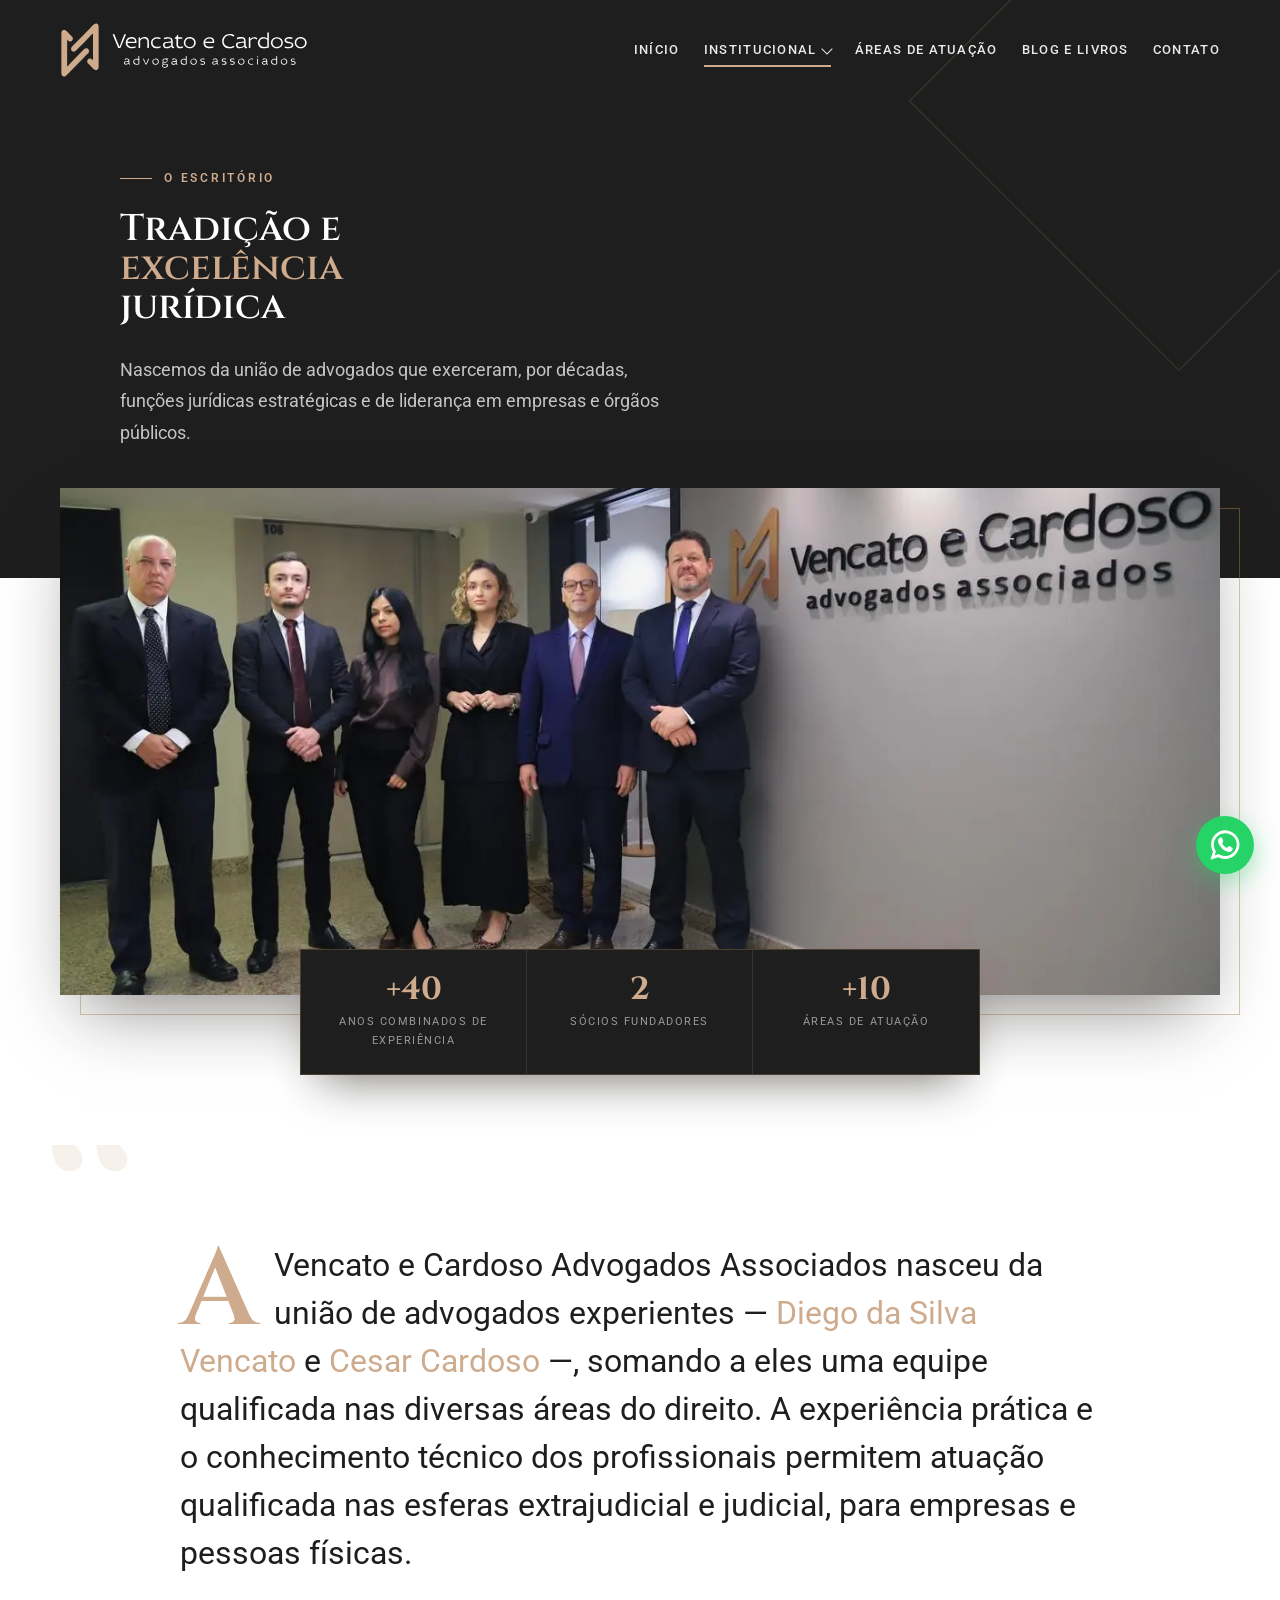
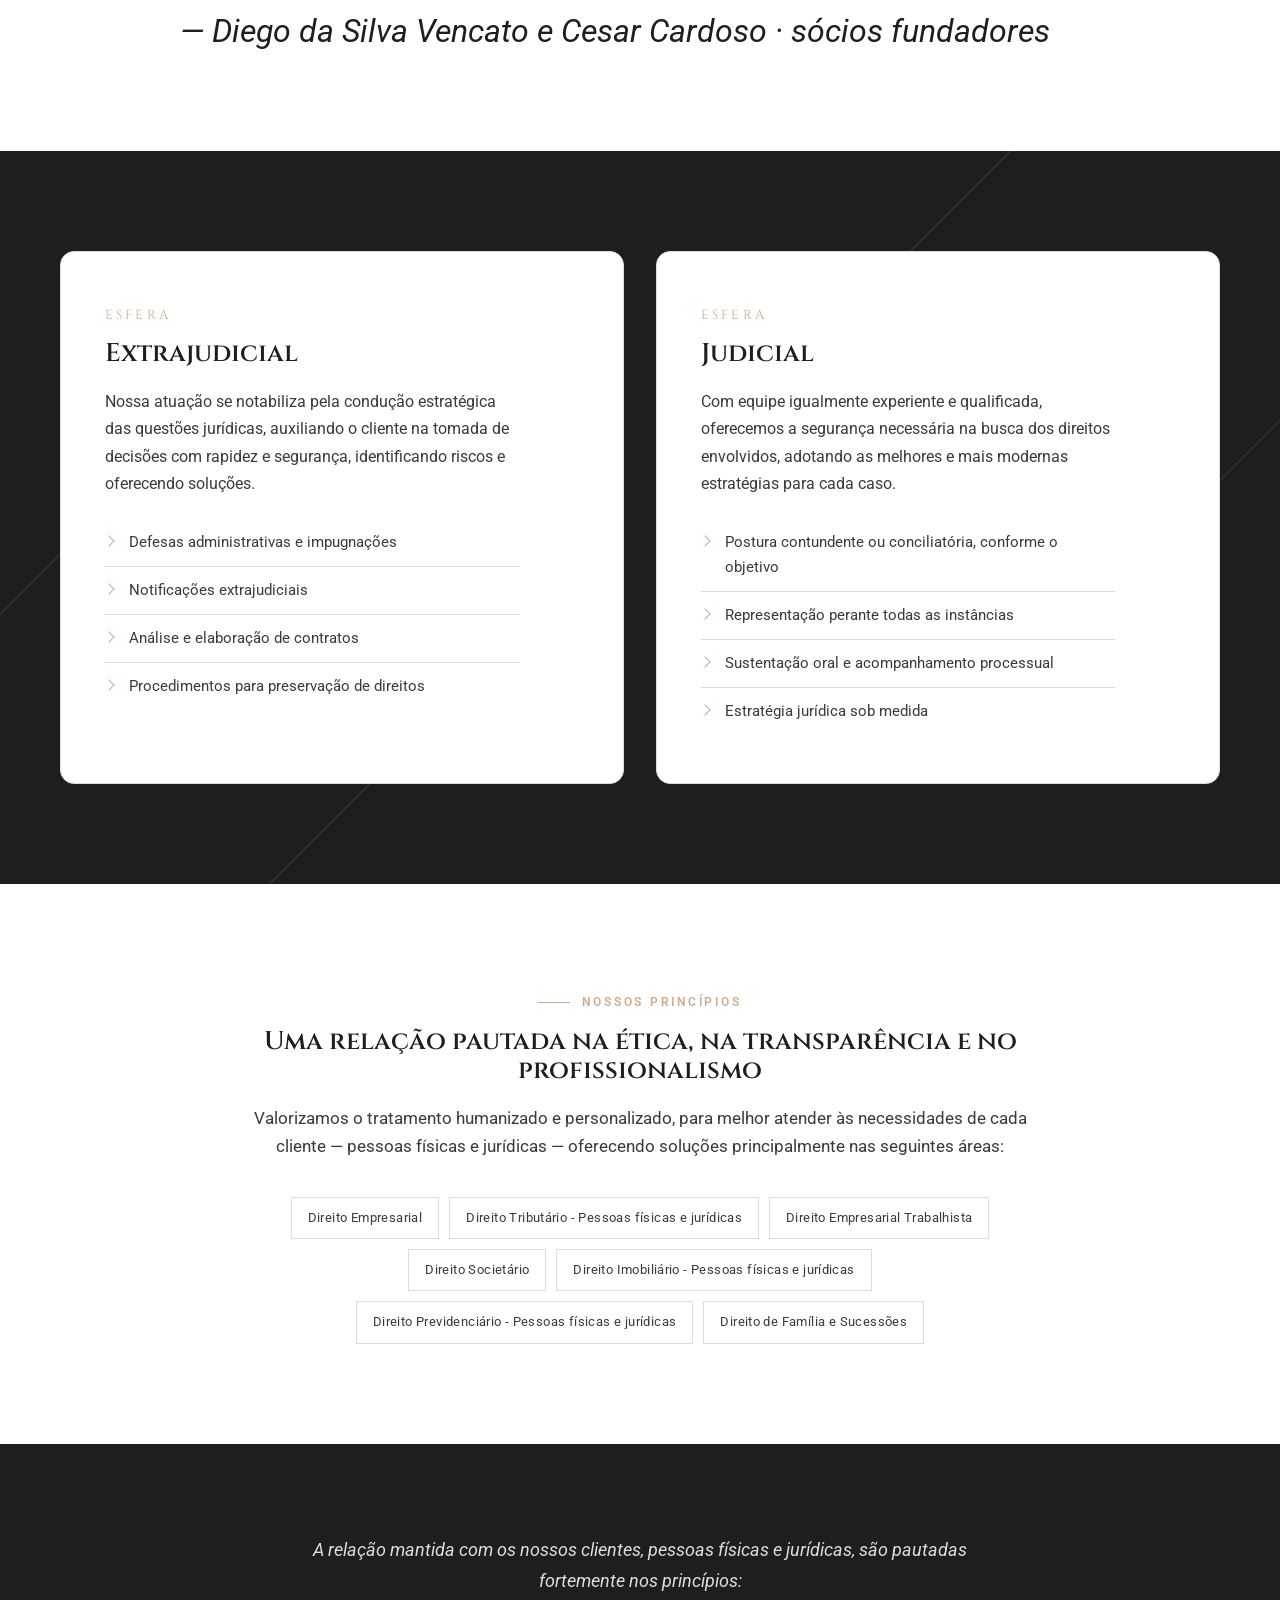
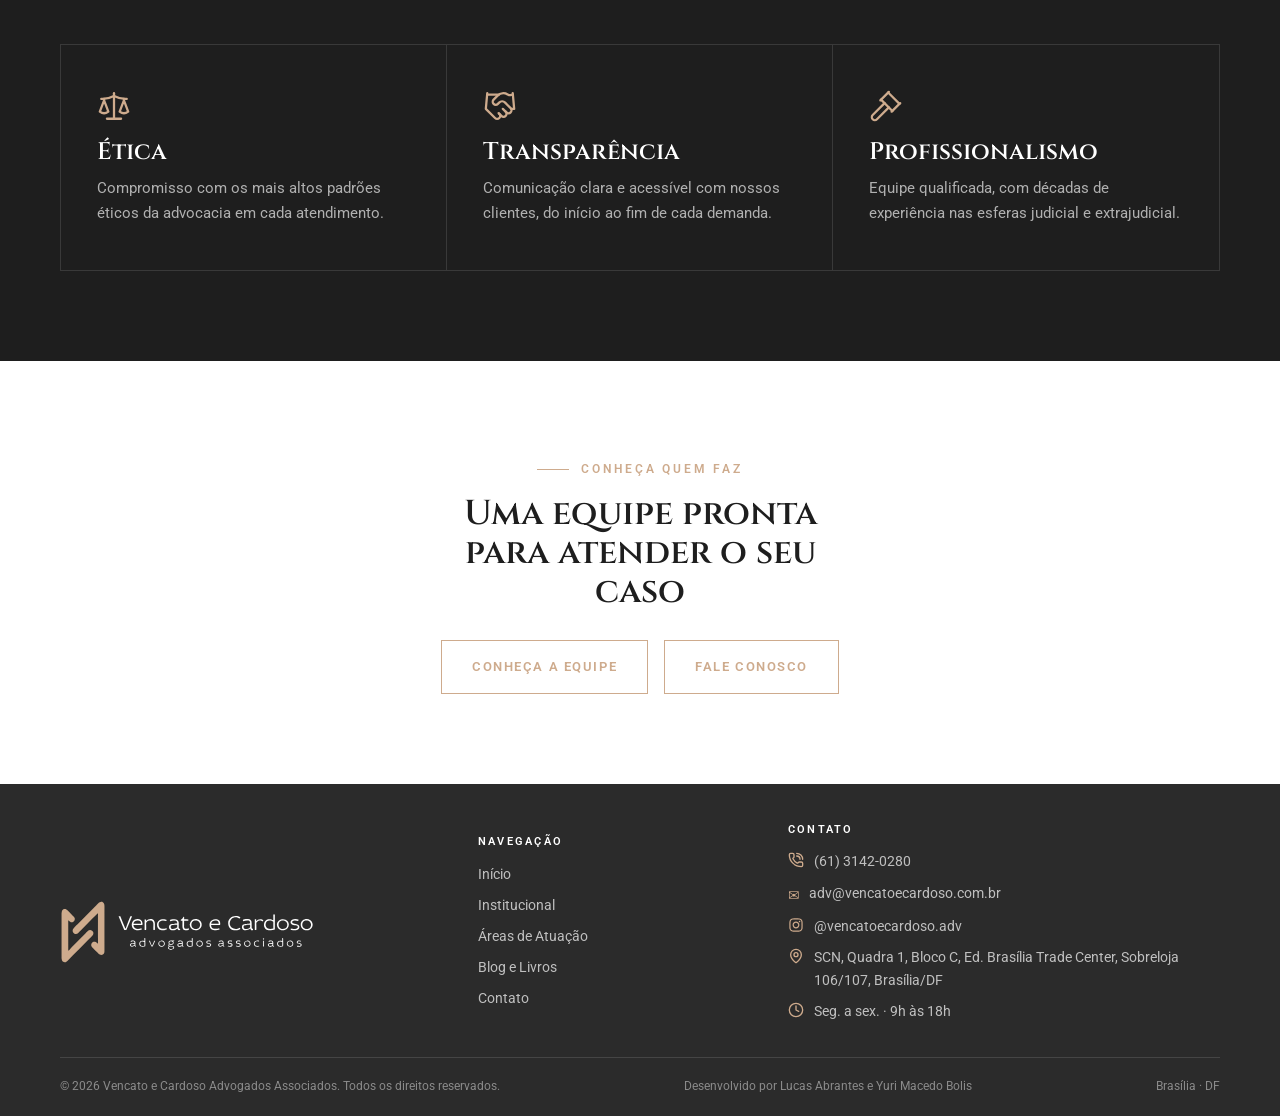
<file: institucional.html>
<!DOCTYPE html>
<html lang="pt-BR">
<head>
<meta charset="UTF-8">
<meta name="viewport" content="width=device-width, initial-scale=1.0">
<title>Institucional — Vencato e Cardoso Advogados Associados</title>
<meta name="description" content="Conheça a história da Vencato e Cardoso: escritório fundado por Diego da Silva Vencato e Cesar Cardoso, com atuação ética, transparente e profissional nas esferas judicial e extrajudicial.">
<meta name="robots" content="index, follow">
<meta name="author" content="Vencato e Cardoso Advogados Associados">
<link rel="canonical" href="https://www.vencatoecardoso.com.br/institucional.html">
<meta property="og:type" content="website">
<meta property="og:site_name" content="Vencato e Cardoso Advogados Associados">
<meta property="og:locale" content="pt_BR">
<meta property="og:title" content="Institucional — Vencato e Cardoso Advogados Associados">
<meta property="og:description" content="Conheça a história da Vencato e Cardoso: fundada por Diego da Silva Vencato e Cesar Cardoso, com atuação ética, transparente e profissional.">
<meta property="og:url" content="https://www.vencatoecardoso.com.br/institucional.html">
<meta property="og:image" content="https://www.vencatoecardoso.com.br/assets/img/foto%20equipe.webp">
<meta name="twitter:card" content="summary_large_image">
<meta name="twitter:title" content="Institucional — Vencato e Cardoso Advogados Associados">
<meta name="twitter:description" content="Conheça a história da Vencato e Cardoso: fundada por Diego da Silva Vencato e Cesar Cardoso, com atuação ética, transparente e profissional.">
<meta name="twitter:image" content="https://www.vencatoecardoso.com.br/assets/img/foto%20equipe.webp">
<meta name="theme-color" content="#1E1E1E">
<link rel="icon" type="image/svg+xml" href="assets/logo/Logo Favicon.svg">
<link rel="preconnect" href="https://fonts.googleapis.com">
<link rel="preconnect" href="https://fonts.gstatic.com" crossorigin>
<link href="https://fonts.googleapis.com/css2?family=Cinzel:wght@400;500;600;700&family=Roboto:wght@400;500;700&display=swap" rel="stylesheet">
<link rel="stylesheet" href="css/style.css">
<link rel="stylesheet" href="css/institucional.css">
</head>
<body>

<!-- ================= CABEÇALHO ================= -->
<header class="cabecalho" id="cabecalho">
  <div class="container cabecalho-int">
    <a href="home.html" class="marca" aria-label="Vencato e Cardoso — página inicial">
      <img src="assets/logo/Logo Marca Dourada.svg" alt="" class="marca-logo-icone" aria-hidden="true">
      <img src="assets/logo/Logo Texto Final.svg" alt="Vencato e Cardoso Advogados Associados" class="marca-logo-texto">
    </a>

    <nav class="nav" id="nav" aria-label="Navegação principal">
      <div class="nav-item"><a href="home.html" class="nav-link">Início</a></div>
      <div class="nav-item nav-item-dropdown">
        <a href="institucional.html" class="nav-link ativo">Institucional <i class="seta"></i></a>
        <div class="dropdown">
          <a href="institucional.html">Sobre Nós</a>
          <a href="equipe.html">Equipe</a>
        </div>
      </div>
      <div class="nav-item"><a href="areas.html" class="nav-link">Áreas de Atuação</a></div>
      <div class="nav-item"><a href="blog.html" class="nav-link">Blog e Livros</a></div>
      <div class="nav-item"><a href="contato.html" class="nav-link">Contato</a></div>
      <div class="nav-contato">
        <a href="https://wa.me/556131420280?text=Ol%C3%A1!%20Vim%20pelo%20site%20e%20gostaria%20de%20saber%20mais." aria-label="WhatsApp" target="_blank" rel="noopener"><svg viewBox="306 29 670 670" xmlns="http://www.w3.org/2000/svg"><g transform="translate(0.000000,720.000000) scale(0.100000,-0.100000)" fill="currentColor" stroke="none"><path d="M6255 6844 c-540 -35 -1107 -229 -1555 -532 -473 -320 -848 -752 -1091 -1256 -133 -276 -216 -536 -273 -856 -43 -240 -52 -602 -22 -880 40 -374 177 -822 362 -1188 l53 -103 -123 -367 c-68 -202 -191 -570 -274 -818 -84 -249 -152 -459 -152 -469 0 -9 13 -22 29 -28 26 -10 29 -14 24 -45 -6 -32 -5 -34 18 -27 41 13 936 298 1314 420 198 63 368 115 378 115 9 0 52 -17 95 -39 366 -184 756 -294 1171 -332 164 -14 498 -7 659 16 954 132 1766 659 2266 1468 163 264 318 632 401 952 79 307 117 688 96 982 -54 781 -356 1473 -881 2017 -509 527 -1157 853 -1895 952 -108 14 -482 26 -600 18z m391 -684 c357 -29 650 -108 959 -259 419 -206 770 -514 1030 -906 200 -301 323 -625 371 -979 23 -168 23 -508 0 -680 -163 -1209 -1161 -2141 -2372 -2217 -427 -26 -824 44 -1212 214 -107 47 -284 143 -339 183 -17 13 -39 24 -49 24 -9 0 -222 -65 -472 -145 -250 -80 -456 -145 -457 -143 -2 2 62 197 141 433 79 237 144 442 144 458 0 16 -18 53 -44 90 -418 599 -554 1426 -351 2127 45 152 82 245 155 390 200 391 505 732 880 982 473 316 1064 472 1616 428z"/><path d="M5323 5236 c-23 -7 -56 -23 -75 -34 -51 -32 -199 -190 -245 -262 -147 -229 -180 -534 -92 -832 67 -225 149 -397 299 -629 190 -292 313 -450 510 -653 296 -305 545 -476 927 -635 282 -118 490 -185 607 -197 81 -8 258 20 362 58 144 52 309 168 373 262 64 96 130 313 138 457 l6 95 -31 36 c-22 24 -112 78 -294 176 -432 232 -487 254 -555 218 -17 -8 -81 -73 -141 -143 -178 -207 -215 -243 -245 -243 -38 0 -287 127 -403 205 -135 92 -223 166 -334 281 -132 137 -275 333 -355 486 l-18 36 72 79 c95 101 134 162 172 268 39 108 37 141 -20 290 -51 133 -92 243 -163 434 -58 157 -101 221 -161 240 -57 17 -287 22 -334 7z"/></g></svg></a>
        <a href="mailto:adv@vencatoecardoso.com.br" aria-label="E-mail">✉</a>
        <a href="https://instagram.com/vencatoecardoso.adv" aria-label="Instagram" target="_blank" rel="noopener"><svg viewBox="0 0 359.99999 359.9696" xmlns="http://www.w3.org/2000/svg"><g transform="translate(-77.12909,-99.75057)" fill="currentColor"><path d="m 257.12909,129.76098 c -40.73362,0 -45.84008,0.25899 -61.83741,0.91733 -15.96445,0.7292 -26.846,3.22727 -36.38561,6.93669 -9.8635,3.83171 -18.26206,8.98306 -26.60017,17.32165 -8.33835,8.33859 -13.44169,16.69125 -17.27412,26.55409 -3.70877,9.54051 -6.25479,20.46653 -6.98302,36.43098 -0.73154,15.99732 -0.91968,21.10396 -0.91968,61.83716 0,40.73554 0.18808,45.83984 0.91968,61.83717 0.72919,15.96445 3.27425,26.84576 6.98302,36.38633 3.83243,9.86278 8.93577,18.21549 17.27412,26.55403 8.33811,8.33859 16.73667,13.48525 26.60017,17.3193 9.53961,3.70708 20.42116,6.25455 36.38561,6.98374 15.99733,0.7292 21.10379,0.87029 61.83741,0.87029 40.73362,0 45.83984,-0.23496 61.8374,-0.87029 15.96422,-0.72919 26.89185,-3.27666 36.43147,-6.98374 9.8635,-3.83405 18.21621,-8.98071 26.55432,-17.3193 8.33835,-8.33854 13.44145,-16.69125 17.27388,-26.55403 3.70876,-9.54057 6.25503,-20.42188 6.98326,-36.38633 0.73154,-15.99733 0.91968,-21.10163 0.91968,-61.83717 0,-40.7332 -0.18808,-45.83984 -0.91968,-61.83716 -0.7292,-15.96445 -3.2745,-26.89047 -6.98326,-36.43098 -3.83243,-9.86284 -8.93553,-18.2155 -17.27388,-26.55409 -8.33811,-8.33859 -16.69082,-13.48994 -26.55432,-17.32165 -9.53962,-3.70942 -20.46725,-6.20749 -36.43147,-6.93669 -15.99732,-0.72919 -21.10378,-0.91733 -61.8374,-0.91733 z m 0,27.01275 c 40.04775,0 44.78087,0.23495 60.59684,0.87028 14.623,0.65865 22.60141,3.13785 27.88658,5.19137 7.00117,2.72149 11.98006,5.96281 17.22809,11.21061 5.24894,5.24779 8.48978,10.2274 11.20964,17.22754 2.05353,5.28542 4.52401,13.26413 5.19155,27.88544 0.71982,15.81622 0.87269,20.5512 0.87269,60.59757 0,40.04865 -0.16464,44.78369 -0.87269,60.59756 -0.66802,14.62366 -3.13802,22.55533 -5.19155,27.84074 -2.71986,7.00014 -5.9607,12.02211 -11.20964,17.27225 -5.24803,5.2478 -10.22692,8.48912 -17.22809,11.2106 -5.28517,2.04643 -13.26358,4.48099 -27.88658,5.14667 -15.81363,0.72913 -20.54555,0.87028 -60.59684,0.87028 -40.0513,0 -44.78322,-0.23495 -60.59684,-0.87028 -14.62301,-0.65865 -22.55557,-3.09321 -27.84074,-5.14667 -7.0011,-2.72148 -12.0259,-5.9628 -17.27394,-11.2106 -5.24773,-5.25014 -8.48863,-10.27211 -11.20964,-17.27225 -2.05352,-5.28541 -4.47792,-13.21708 -5.14546,-27.84074 -0.71982,-15.81387 -0.87269,-20.54891 -0.87269,-60.59756 0,-40.04637 0.16465,-44.78135 0.87269,-60.59757 0.66803,-14.62131 3.09194,-22.60002 5.14546,-27.88544 2.72101,-7.00014 5.96191,-11.97975 11.20964,-17.22754 5.24804,-5.2478 10.27284,-8.48912 17.27394,-11.21061 5.28517,-2.04643 13.21773,-4.52334 27.84074,-5.19137 15.81597,-0.72913 20.54909,-0.87028 60.59684,-0.87028 z m 80.07621,24.90046 c -9.93951,0 -18.0092,8.06807 -18.0092,18.00848 0,9.94042 8.06969,18.00854 18.0092,18.00854 9.94066,0 18.00896,-8.06812 18.00896,-18.00854 0,-9.94041 -8.0683,-18.00848 -18.00896,-18.00848 z m -80.07621,21.04051 c -42.53614,0 -76.99809,34.50924 -76.99809,77.04418 0,42.53735 34.46195,76.99713 76.99809,76.99713 42.53614,0 77.04394,-34.45978 77.04394,-76.99713 0,-42.53494 -34.5078,-77.04418 -77.04394,-77.04418 z m 0,27.0598 c 27.61161,0 49.98438,22.37415 49.98438,49.98438 0,27.61257 -22.37277,49.98438 -49.98438,49.98438 -27.61161,0 -49.98444,-22.37181 -49.98444,-49.98438 0,-27.61023 22.37283,-49.98438 49.98444,-49.98438 z"/></g></svg></a>
      </div>
    </nav>

    <button class="hamburguer" id="hamburguer" aria-label="Abrir menu" aria-expanded="false">
      <span></span><span></span><span></span>
    </button>
  </div>
</header>

<main>

<!-- ================= HERO ================= -->
<section class="inst-hero">
  <div class="container">
    <span class="rotulo">O escritório</span>
    <h1>Tradição e <em>excelência</em> jurídica</h1>
    <p class="lead">Nascemos da união de advogados que exerceram, por décadas, funções jurídicas estratégicas e de liderança em empresas e órgãos públicos.</p>
  </div>
</section>

<!-- ================= FOTO DA EQUIPE ================= -->
<section class="inst-foto reveal">
  <div class="container">
    <div class="inst-foto-media">
      <div class="inst-foto-img">
        <img src="assets/img/foto equipe.webp" alt="Equipe Vencato e Cardoso Advogados Associados">
        <span class="inst-foto-cap"></span>
      </div>
    </div>
    <div class="inst-foto-stats">
      <div><strong>+40</strong><span>Anos combinados de experiência</span></div>
      <div><strong>2</strong><span>Sócios fundadores</span></div>
      <div><strong>+10</strong><span>Áreas de atuação</span></div>
    </div>
  </div>
</section>

<!-- ================= MANIFESTO ================= -->
<section class="inst-manifesto reveal">
  <div class="container">
    <p>A Vencato e Cardoso Advogados Associados nasceu da união de advogados experientes — <span class="destaque">Diego da Silva Vencato</span> e <span class="destaque">Cesar Cardoso</span> —, somando a eles uma equipe qualificada nas diversas áreas do direito. A experiência prática e o conhecimento técnico dos profissionais permitem atuação qualificada nas esferas extrajudicial e judicial, para empresas e pessoas físicas.</p>
    <p class="inst-assinatura">— Diego da Silva Vencato e Cesar Cardoso · sócios fundadores</p>
  </div>
</section>

<!-- ================= DUAS ESFERAS ================= -->
<section class="inst-esferas reveal">
  <div class="container esferas-grid">
    <div class="esfera">
      <span class="esfera-num">ESFERA</span>
      <h2>Extrajudicial</h2>
      <p>Nossa atuação se notabiliza pela condução estratégica das questões jurídicas, auxiliando o cliente na tomada de decisões com rapidez e segurança, identificando riscos e oferecendo soluções.</p>
      <ul>
        <li>Defesas administrativas e impugnações</li>
        <li>Notificações extrajudiciais</li>
        <li>Análise e elaboração de contratos</li>
        <li>Procedimentos para preservação de direitos</li>
      </ul>
    </div>
    <div class="esfera">
      <span class="esfera-num">ESFERA</span>
      <h2>Judicial</h2>
      <p>Com equipe igualmente experiente e qualificada, oferecemos a segurança necessária na busca dos direitos envolvidos, adotando as melhores e mais modernas estratégias para cada caso.</p>
      <ul>
        <li>Postura contundente ou conciliatória, conforme o objetivo</li>
        <li>Representação perante todas as instâncias</li>
        <li>Sustentação oral e acompanhamento processual</li>
        <li>Estratégia jurídica sob medida</li>
      </ul>
    </div>
  </div>
</section>

<!-- ================= RELAÇÃO / PRINCÍPIOS ================= -->
<section class="inst-relacao reveal">
  <div class="container">
    <span class="rotulo" style="justify-content:center">Nossos princípios</span>
    <h2>Uma relação pautada na ética, na transparência e no profissionalismo</h2>
    <p>Valorizamos o tratamento humanizado e personalizado, para melhor atender às necessidades de cada cliente — pessoas físicas e jurídicas — oferecendo soluções principalmente nas seguintes áreas:</p>
    <div class="inst-areas-chips">
      <span>Direito Empresarial</span>
      <span>Direito Tributário - Pessoas físicas e jurídicas</span>
      <span>Direito Empresarial Trabalhista</span>
      <span>Direito Societário</span>
      <span>Direito Imobiliário - Pessoas físicas e jurídicas</span>
      <span>Direito Previdenciário - Pessoas físicas e jurídicas</span>
      <span>Direito de Família e Sucessões</span>
    </div>
  </div>
</section>

<!-- ================= VALORES ================= -->
<section class="inst-valores reveal">
  <div class="container">
    <h2 class="sr-only">Nossos valores</h2>
    <p class="valores-intro">A relação mantida com os nossos clientes, pessoas físicas e jurídicas, são pautadas fortemente nos princípios:</p>
    <div class="inst-valores-grid">
      <div class="valor"><svg class="valor-icone" viewBox="0 0 24 24" fill="none" stroke="currentColor" stroke-linecap="round" stroke-linejoin="round"><path d="M12 3v18"/><path d="m19 8 3 8a5 5 0 0 1-6 0zV7"/><path d="M3 7h1a17 17 0 0 0 8-2 17 17 0 0 0 8 2h1"/><path d="m5 8 3 8a5 5 0 0 1-6 0zV7"/><path d="M7 21h10"/></svg><h3>Ética</h3><p>Compromisso com os mais altos padrões éticos da advocacia em cada atendimento.</p></div>
      <div class="valor"><svg class="valor-icone" viewBox="0 0 24 24" fill="none" stroke="currentColor" stroke-linecap="round" stroke-linejoin="round"><path d="m11 17 2 2a1 1 0 1 0 3-3"/><path d="m14 14 2.5 2.5a1 1 0 1 0 3-3l-3.88-3.88a3 3 0 0 0-4.24 0l-.88.88a1 1 0 1 1-3-3l2.81-2.81a5.79 5.79 0 0 1 7.06-.87l.47.28a2 2 0 0 0 1.42.25L21 4"/><path d="m21 3 1 11h-2"/><path d="M3 3 2 14l6.5 6.5a1 1 0 1 0 3-3"/><path d="M3 4h8"/></svg><h3>Transparência</h3><p>Comunicação clara e acessível com nossos clientes, do início ao fim de cada demanda.</p></div>
      <div class="valor"><svg class="valor-icone" viewBox="0 0 24 24" fill="none" stroke="currentColor" stroke-linecap="round" stroke-linejoin="round"><path d="m14 13-8.381 8.38a1 1 0 0 1-3.001-3l8.384-8.381"/><path d="m16 16 6-6"/><path d="m21.5 10.5-8-8"/><path d="m8 8 6-6"/><path d="m8.5 7.5 8 8"/></svg><h3>Profissionalismo</h3><p>Equipe qualificada, com décadas de experiência nas esferas judicial e extrajudicial.</p></div>
    </div>
  </div>
</section>

<!-- ================= CTA ================= -->
<section class="inst-cta reveal">
  <div class="container">
    <span class="rotulo" style="justify-content:center">Conheça quem faz</span>
    <h2>Uma equipe pronta para atender o seu caso</h2>
    <div class="inst-cta-acoes">
      <a href="equipe.html" class="btn btn-dourado">Conheça a equipe</a>
      <a href="contato.html" class="btn btn-contorno">Fale conosco</a>
    </div>
  </div>
</section>

<!-- ================= RODAPÉ ================= -->
</main>

<footer class="rodape">
  <div class="container">
    <div class="rodape-grid">
      <div class="rodape-marca">
        <div class="marca">
          <img src="assets/logo/Logo Marca Dourada.svg" alt="" class="marca-logo-icone" aria-hidden="true">
          <img src="assets/logo/Logo Texto Dourada.svg" alt="Vencato e Cardoso Advogados Associados" class="marca-logo-texto">
        </div>
      </div>
      <div>
        <h2>Navegação</h2>
        <ul>
          <li><a href="home.html">Início</a></li>
          <li><a href="institucional.html">Institucional</a></li>
          <li><a href="areas.html">Áreas de Atuação</a></li>
          <li><a href="blog.html">Blog e Livros</a></li>
          <li><a href="contato.html">Contato</a></li>
        </ul>
      </div>
      <div>
        <h2>Contato</h2>
        <ul class="rodape-contato">
          <li><span class="ic"><svg viewBox="0 0 24 24" fill="none" stroke="currentColor" stroke-width="2" stroke-linecap="round" stroke-linejoin="round"><path d="M13 2a9 9 0 0 1 9 9"/><path d="M13 6a5 5 0 0 1 5 5"/><path d="M13.832 16.568a1 1 0 0 0 1.213-.303l.355-.465A2 2 0 0 1 17 15h3a2 2 0 0 1 2 2v3a2 2 0 0 1-2 2A18 18 0 0 1 2 4a2 2 0 0 1 2-2h3a2 2 0 0 1 2 2v3a2 2 0 0 1-.8 1.6l-.468.351a1 1 0 0 0-.292 1.233 14 14 0 0 0 6.392 6.384"/></svg></span><a href="https://wa.me/556131420280?text=Ol%C3%A1!%20Vim%20pelo%20site%20e%20gostaria%20de%20saber%20mais.">(61) 3142-0280</a></li>
          <li><span class="ic">✉</span><a href="mailto:adv@vencatoecardoso.com.br">adv@vencatoecardoso.com.br</a></li>
          <li><span class="ic"><svg viewBox="0 0 359.99999 359.9696" xmlns="http://www.w3.org/2000/svg"><g transform="translate(-77.12909,-99.75057)" fill="currentColor"><path d="m 257.12909,129.76098 c -40.73362,0 -45.84008,0.25899 -61.83741,0.91733 -15.96445,0.7292 -26.846,3.22727 -36.38561,6.93669 -9.8635,3.83171 -18.26206,8.98306 -26.60017,17.32165 -8.33835,8.33859 -13.44169,16.69125 -17.27412,26.55409 -3.70877,9.54051 -6.25479,20.46653 -6.98302,36.43098 -0.73154,15.99732 -0.91968,21.10396 -0.91968,61.83716 0,40.73554 0.18808,45.83984 0.91968,61.83717 0.72919,15.96445 3.27425,26.84576 6.98302,36.38633 3.83243,9.86278 8.93577,18.21549 17.27412,26.55403 8.33811,8.33859 16.73667,13.48525 26.60017,17.3193 9.53961,3.70708 20.42116,6.25455 36.38561,6.98374 15.99733,0.7292 21.10379,0.87029 61.83741,0.87029 40.73362,0 45.83984,-0.23496 61.8374,-0.87029 15.96422,-0.72919 26.89185,-3.27666 36.43147,-6.98374 9.8635,-3.83405 18.21621,-8.98071 26.55432,-17.3193 8.33835,-8.33854 13.44145,-16.69125 17.27388,-26.55403 3.70876,-9.54057 6.25503,-20.42188 6.98326,-36.38633 0.73154,-15.99733 0.91968,-21.10163 0.91968,-61.83717 0,-40.7332 -0.18808,-45.83984 -0.91968,-61.83716 -0.7292,-15.96445 -3.2745,-26.89047 -6.98326,-36.43098 -3.83243,-9.86284 -8.93553,-18.2155 -17.27388,-26.55409 -8.33811,-8.33859 -16.69082,-13.48994 -26.55432,-17.32165 -9.53962,-3.70942 -20.46725,-6.20749 -36.43147,-6.93669 -15.99732,-0.72919 -21.10378,-0.91733 -61.8374,-0.91733 z m 0,27.01275 c 40.04775,0 44.78087,0.23495 60.59684,0.87028 14.623,0.65865 22.60141,3.13785 27.88658,5.19137 7.00117,2.72149 11.98006,5.96281 17.22809,11.21061 5.24894,5.24779 8.48978,10.2274 11.20964,17.22754 2.05353,5.28542 4.52401,13.26413 5.19155,27.88544 0.71982,15.81622 0.87269,20.5512 0.87269,60.59757 0,40.04865 -0.16464,44.78369 -0.87269,60.59756 -0.66802,14.62366 -3.13802,22.55533 -5.19155,27.84074 -2.71986,7.00014 -5.9607,12.02211 -11.20964,17.27225 -5.24803,5.2478 -10.22692,8.48912 -17.22809,11.2106 -5.28517,2.04643 -13.26358,4.48099 -27.88658,5.14667 -15.81363,0.72913 -20.54555,0.87028 -60.59684,0.87028 -40.0513,0 -44.78322,-0.23495 -60.59684,-0.87028 -14.62301,-0.65865 -22.55557,-3.09321 -27.84074,-5.14667 -7.0011,-2.72148 -12.0259,-5.9628 -17.27394,-11.2106 -5.24773,-5.25014 -8.48863,-10.27211 -11.20964,-17.27225 -2.05352,-5.28541 -4.47792,-13.21708 -5.14546,-27.84074 -0.71982,-15.81387 -0.87269,-20.54891 -0.87269,-60.59756 0,-40.04637 0.16465,-44.78135 0.87269,-60.59757 0.66803,-14.62131 3.09194,-22.60002 5.14546,-27.88544 2.72101,-7.00014 5.96191,-11.97975 11.20964,-17.22754 5.24804,-5.2478 10.27284,-8.48912 17.27394,-11.21061 5.28517,-2.04643 13.21773,-4.52334 27.84074,-5.19137 15.81597,-0.72913 20.54909,-0.87028 60.59684,-0.87028 z m 80.07621,24.90046 c -9.93951,0 -18.0092,8.06807 -18.0092,18.00848 0,9.94042 8.06969,18.00854 18.0092,18.00854 9.94066,0 18.00896,-8.06812 18.00896,-18.00854 0,-9.94041 -8.0683,-18.00848 -18.00896,-18.00848 z m -80.07621,21.04051 c -42.53614,0 -76.99809,34.50924 -76.99809,77.04418 0,42.53735 34.46195,76.99713 76.99809,76.99713 42.53614,0 77.04394,-34.45978 77.04394,-76.99713 0,-42.53494 -34.5078,-77.04418 -77.04394,-77.04418 z m 0,27.0598 c 27.61161,0 49.98438,22.37415 49.98438,49.98438 0,27.61257 -22.37277,49.98438 -49.98438,49.98438 -27.61161,0 -49.98444,-22.37181 -49.98444,-49.98438 0,-27.61023 22.37283,-49.98438 49.98444,-49.98438 z"/></g></svg></span><a href="https://instagram.com/vencatoecardoso.adv">@vencatoecardoso.adv</a></li>
          <li><span class="ic"><svg viewBox="0 0 24 24" fill="none" stroke="currentColor" stroke-width="2" stroke-linecap="round" stroke-linejoin="round"><path d="M20 10c0 4.993-5.539 10.193-7.399 11.799a1 1 0 0 1-1.202 0C9.539 20.193 4 14.993 4 10a8 8 0 0 1 16 0"/><circle cx="12" cy="10" r="3"/></svg></span><a href="https://www.google.com/maps/search/?api=1&query=Vencato+e+Cardoso+Advogados+Associados%2C+SCN+Quadra+1+Bloco+C%2C+Bras%C3%ADlia" target="_blank" rel="noopener noreferrer">SCN, Quadra 1, Bloco C, Ed. Brasília Trade Center, Sobreloja 106/107, Brasília/DF</a></li>
          <li><span class="ic"><svg viewBox="0 0 24 24" fill="none" stroke="currentColor" stroke-width="2" stroke-linecap="round" stroke-linejoin="round"><circle cx="12" cy="12" r="10"/><path d="M12 6v6l4 2"/></svg></span>Seg. a sex. · 9h às 18h</li>
        </ul>
      </div>
    </div>
    <div class="rodape-fim">
      <span>© 2026 Vencato e Cardoso Advogados Associados. Todos os direitos reservados.</span>
      <span>Desenvolvido por <a href="https://github.com/LucasAbrantes2006" target="_blank" rel="noopener noreferrer">Lucas Abrantes</a> e <a href="https://github.com/YuriMacedoBolis" target="_blank" rel="noopener noreferrer">Yuri Macedo Bolis</a></span>
      <span>Brasília · DF</span>
    </div>
  </div>
</footer>

<!-- WhatsApp flutuante -->
<a href="https://wa.me/556131420280?text=Ol%C3%A1!%20Vim%20pelo%20site%20e%20gostaria%20de%20saber%20mais." class="whats" aria-label="Fale conosco pelo WhatsApp" target="_blank" rel="noopener">
  <svg viewBox="306 29 670 670" xmlns="http://www.w3.org/2000/svg"><g transform="translate(0.000000,720.000000) scale(0.100000,-0.100000)" fill="currentColor" stroke="none"><path d="M6255 6844 c-540 -35 -1107 -229 -1555 -532 -473 -320 -848 -752 -1091 -1256 -133 -276 -216 -536 -273 -856 -43 -240 -52 -602 -22 -880 40 -374 177 -822 362 -1188 l53 -103 -123 -367 c-68 -202 -191 -570 -274 -818 -84 -249 -152 -459 -152 -469 0 -9 13 -22 29 -28 26 -10 29 -14 24 -45 -6 -32 -5 -34 18 -27 41 13 936 298 1314 420 198 63 368 115 378 115 9 0 52 -17 95 -39 366 -184 756 -294 1171 -332 164 -14 498 -7 659 16 954 132 1766 659 2266 1468 163 264 318 632 401 952 79 307 117 688 96 982 -54 781 -356 1473 -881 2017 -509 527 -1157 853 -1895 952 -108 14 -482 26 -600 18z m391 -684 c357 -29 650 -108 959 -259 419 -206 770 -514 1030 -906 200 -301 323 -625 371 -979 23 -168 23 -508 0 -680 -163 -1209 -1161 -2141 -2372 -2217 -427 -26 -824 44 -1212 214 -107 47 -284 143 -339 183 -17 13 -39 24 -49 24 -9 0 -222 -65 -472 -145 -250 -80 -456 -145 -457 -143 -2 2 62 197 141 433 79 237 144 442 144 458 0 16 -18 53 -44 90 -418 599 -554 1426 -351 2127 45 152 82 245 155 390 200 391 505 732 880 982 473 316 1064 472 1616 428z"/><path d="M5323 5236 c-23 -7 -56 -23 -75 -34 -51 -32 -199 -190 -245 -262 -147 -229 -180 -534 -92 -832 67 -225 149 -397 299 -629 190 -292 313 -450 510 -653 296 -305 545 -476 927 -635 282 -118 490 -185 607 -197 81 -8 258 20 362 58 144 52 309 168 373 262 64 96 130 313 138 457 l6 95 -31 36 c-22 24 -112 78 -294 176 -432 232 -487 254 -555 218 -17 -8 -81 -73 -141 -143 -178 -207 -215 -243 -245 -243 -38 0 -287 127 -403 205 -135 92 -223 166 -334 281 -132 137 -275 333 -355 486 l-18 36 72 79 c95 101 134 162 172 268 39 108 37 141 -20 290 -51 133 -92 243 -163 434 -58 157 -101 221 -161 240 -57 17 -287 22 -334 7z"/></g></svg>
</a>

<script>
const cab=document.getElementById('cabecalho');
addEventListener('scroll',()=>cab.classList.toggle('rolado',scrollY>60));
const ham=document.getElementById('hamburguer'),nav=document.getElementById('nav');
ham.addEventListener('click',()=>{const ab=nav.classList.toggle('aberta');cab.classList.toggle('menu-aberto',ab);ham.setAttribute('aria-expanded',ab)});
// Submenu "Institucional" no mobile: alterna a sanfona ao tocar (não há :hover em touch)
const itemDropdown=document.querySelector('.nav-item-dropdown');
const linkDropdown=itemDropdown.querySelector('.nav-link');
function fecharSubmenuMobile(){itemDropdown.classList.remove('aberto')}
linkDropdown.addEventListener('click',(e)=>{
  if(matchMedia('(max-width:900px)').matches){
    e.preventDefault();
    itemDropdown.classList.toggle('aberto');
  }
});
nav.querySelectorAll('a').forEach(a=>{
  if(a===linkDropdown)return;
  a.addEventListener('click',()=>{nav.classList.remove('aberta');cab.classList.remove('menu-aberto');fecharSubmenuMobile()});
});
ham.addEventListener('click',()=>{if(!nav.classList.contains('aberta'))fecharSubmenuMobile()});
const io=new IntersectionObserver((es)=>es.forEach(e=>{if(e.isIntersecting){e.target.classList.add('visivel');io.unobserve(e.target)}}),{threshold:.15});
document.querySelectorAll('.reveal').forEach(el=>io.observe(el));
</script>
</body>
</html>
</file>
<file: css/style.css>
/* =========================================================
   Vencato e Cardoso — Estilos compartilhados (style.css)
   Design system + componentes comuns a todas as páginas:
   tokens, reset, cabeçalho/navbar, botões, rodapé, WhatsApp.
   ========================================================= */

:root{
  --branco:#FFFFFF;
  --marfim:#FFFFFF;
  --bege:#F2F0ED;
  --bege-escuro:#E0DCD6;
  --dourado:#CEAB8D;
  --dourado-escuro:#CEAB8D;
  --tinta:#1E1E1E;
  --tinta-suave:#2B2B2B;
  --grafite:#3A3A3A;
  --cinza-claro:#8A8A8A;
  --serif:'Cinzel',Georgia,serif;
  --sans:'Roboto',system-ui,sans-serif;
  --largura:1200px;
  --transicao:300ms ease-in-out;
  --transicao-nav:200ms ease-in-out;

  /* Escala tipográfica compartilhada — mesma hierarquia em todas as páginas.
     Coeficientes vw calibrados para só atingir o teto (max) perto de ~1900px:
     em notebooks (~1280–1440px) o clamp antigo já saturava no valor de monitor
     grande, fazendo o texto parecer "no zoom" numa tela mais estreita. */
  --h1-hero:clamp(2.3rem,2.9vw,3.4rem);    /* H1 de título grande: mesmo tamanho em todas as páginas */
  --h1-topo:clamp(2.3rem,2.9vw,3.4rem);    /* H1 de título grande: mesmo tamanho em todas as páginas */
  --h2-primario:clamp(1.9rem,2.45vw,2.9rem);/* H2 de seção-âncora da Home */
  --h2-secao:clamp(1.8rem,2.2vw,2.6rem);   /* H2 de abertura de seção nas páginas internas */
  --h2-sub:clamp(1.6rem,1.95vw,2.3rem);    /* H2 de subseção dentro de uma página */
  --h2-cta:clamp(2rem,2.7vw,3.2rem);       /* H2 de CTA de fechamento */
  --h3-card:1.2rem;                        /* H3/H4 de card compacto */
  --h3-destaque:1.5rem;                    /* H3 de card em destaque */
  --h3-editorial:1.6rem;                   /* H3 editorial: capa de livro, painel, modal */
}

*{margin:0;padding:0;box-sizing:border-box}
.sr-only{position:absolute;width:1px;height:1px;padding:0;margin:-1px;overflow:hidden;clip:rect(0,0,0,0);white-space:nowrap;border:0}
html{scroll-behavior:smooth;scroll-padding-top:90px}
body{
  font-family:var(--sans);
  color:var(--grafite);
  background:var(--branco);
  line-height:1.7;
  -webkit-font-smoothing:antialiased;
}
img{max-width:100%;display:block}
a{color:inherit;text-decoration:none}

/* ---------- Utilitários ---------- */
.container{max-width:var(--largura);margin:0 auto;padding:0 24px}
.rotulo{
  font-family:var(--sans);
  font-size:.72rem;
  font-weight:600;
  letter-spacing:.24em;
  text-transform:uppercase;
  color:var(--dourado);
  display:inline-flex;
  align-items:center;
  gap:12px;
}
.rotulo::before{content:'';width:32px;height:1px;background:var(--dourado)}
h1,h2,h3,h4{font-family:var(--serif);font-weight:600;color:var(--tinta);line-height:1.12}

/* ---------- Botões — preenchimento deslizante no hover ---------- */
.btn{
  position:relative;
  display:inline-flex;align-items:center;justify-content:center;gap:10px;
  font-family:var(--sans);font-weight:600;font-size:.82rem;
  letter-spacing:.12em;text-transform:uppercase;
  padding:15px 30px;border:1px solid currentColor;
  background:transparent;overflow:hidden;cursor:pointer;z-index:1;
  transition:color var(--transicao);
}
.btn::before{content:"";position:absolute;top:0;left:0;width:0;height:100%;transition:width .35s ease-in-out;z-index:-1}
.btn:hover::before{width:100%}
.btn-dourado{color:var(--dourado-escuro);border-color:var(--dourado)}
.btn-dourado::before{background:var(--dourado)}
.btn-dourado:hover{color:#fff}
.btn-contorno{color:var(--dourado-escuro);border-color:var(--dourado)}
.btn-contorno::before{background:var(--dourado)}
.btn-contorno:hover{color:#fff}
.btn-claro{color:#fff;border-color:rgba(255,255,255,.6)}
.btn-claro::before{background:#fff}
.btn-claro:hover{color:var(--tinta)}

/* Link com seta (usado em Home e Blog) */
.link-seta{font-size:.78rem;font-weight:600;letter-spacing:.12em;text-transform:uppercase;color:var(--dourado-escuro);display:inline-flex;align-items:center;gap:8px;position:relative}
.link-seta::after{content:'→';transition:transform var(--transicao)}
.link-seta:hover::after{transform:translateX(5px)}

/* Placeholder de imagem */


/* ---------- Cabeçalho / Nav flutuante ---------- */
.cabecalho{
  position:fixed;top:0;left:0;right:0;z-index:100;
  padding:22px 0;transition:all var(--transicao);
  background:transparent;
}
.cabecalho.rolado{
  background:rgba(255,255,255,.92);
  backdrop-filter:blur(10px);
  padding:12px 0;
  box-shadow:0 1px 0 rgba(0,0,0,.06);
}
.cabecalho-int{display:flex;align-items:center;justify-content:space-between;gap:20px}

.marca{display:flex;align-items:center;gap:12px}
.marca-logo{
  height:40px;width:auto;display:block;
  filter:brightness(0) invert(1);
  transition:filter var(--transicao);
}
.cabecalho.rolado .marca-logo{filter:none}
/* Logo do cabeçalho, em tamanho maior: a marca (ícone) fica sempre dourada;
   a escrita ao lado mantém a mesma configuração de cores de antes (branca sobre o hero
   transparente / menu mobile, escura quando o cabeçalho rola sobre fundo claro) */
.marca-logo-icone{height:56px;width:auto;display:block}
.marca-logo-texto{
  height:36px;width:auto;display:block;
  filter:brightness(0) invert(1);
  transition:filter var(--transicao);
}
.cabecalho.rolado .marca-logo-texto{filter:none}

/* Navegação */
.nav{display:flex;align-items:center;gap:34px}
.nav-item{position:relative}
.nav-link{
  position:relative;
  font-family:var(--sans);font-size:.82rem;font-weight:500;
  letter-spacing:.1em;text-transform:uppercase;
  padding:6px 0;display:inline-flex;align-items:center;gap:6px;
  color:rgba(255,255,255,.9);
  transition:color var(--transicao-nav);
}
.cabecalho.rolado .nav-link{color:var(--grafite)}
.nav-link::after{
  content:'';position:absolute;left:0;bottom:0;
  width:0%;height:2px;background:var(--dourado);
  transition:width var(--transicao-nav);
}
.nav-link:hover{color:var(--dourado)}
.cabecalho.rolado .nav-link:hover{color:var(--dourado-escuro)}
.nav-link:hover::after{width:100%}
.nav-link.ativo::after{width:100%}
.nav-item:hover .nav-link::after{width:100%}
.nav-item:hover .nav-link{color:var(--dourado)}

/* seta do dropdown */
.seta{width:8px;height:8px;border-right:1.5px solid;border-bottom:1.5px solid;transform:rotate(45deg);margin-bottom:3px;transition:transform var(--transicao-nav)}
.nav-item:hover .seta{transform:rotate(225deg);margin-bottom:-1px}

/* Dropdown */
.dropdown{
  position:absolute;top:100%;left:-16px;margin-top:16px;
  background:#fff;min-width:224px;padding:10px;
  border:1px solid rgba(31,28,23,.06);
  border-radius:14px;
  box-shadow:0 24px 48px -12px rgba(31,28,23,.22),0 2px 8px rgba(31,28,23,.06);
  opacity:0;visibility:hidden;transform:translateY(10px);
  transition:opacity var(--transicao),transform var(--transicao),visibility var(--transicao);
}
/* ponte invisível: mantém o hover ao mover o mouse do gatilho até o menu */
.dropdown::before{content:'';position:absolute;top:-16px;left:0;right:0;height:16px}
.nav-item:hover .dropdown{opacity:1;visibility:visible;transform:translateY(0)}
.dropdown a{
  display:block;padding:11px 16px;font-size:.82rem;
  letter-spacing:.04em;color:var(--grafite);
  border-radius:9px;position:relative;
  transition:background var(--transicao),color var(--transicao),padding var(--transicao);
}
.dropdown a::before{
  content:'';position:absolute;left:9px;top:50%;transform:translateY(-50%);
  width:0;height:0;border-radius:50%;background:var(--dourado);
  transition:width var(--transicao),height var(--transicao);
}
.dropdown a:hover{background:rgba(176,138,80,.1);color:var(--tinta);padding-left:26px}
.dropdown a:hover::before{width:5px;height:5px}

/* botão hamburguer (mobile) */
.hamburguer{display:none;flex-direction:column;gap:5px;background:none;border:none;cursor:pointer;padding:8px}
.hamburguer span{width:24px;height:2px;background:#fff;transition:all var(--transicao)}
.cabecalho.rolado .hamburguer span{background:var(--tinta)}
.nav-contato{display:none}

/* ---------- Topo de página interna (Áreas / Blog / Contato) ---------- */
.pagina-topo{background:var(--tinta);color:#fff;padding:170px 0 70px;position:relative;overflow:hidden}
.pagina-topo::after{content:'';position:absolute;right:-80px;top:-80px;width:340px;height:340px;border:1px solid rgba(176,138,80,.25);transform:rotate(45deg)}
.pagina-topo h1{color:#fff;font-size:var(--h1-topo);margin:18px 0 14px}
.pagina-topo p{color:rgba(255,255,255,.72);max-width:56ch;font-size:1.05rem}

/* ---------- Rodapé ---------- */
.rodape{background:var(--tinta-suave);color:rgba(255,255,255,.7);padding:40px 0 20px;font-size:.85rem}
.rodape-grid{display:grid;grid-template-columns:1.4fr 1fr 1.6fr;gap:40px;padding-bottom:26px;border-bottom:1px solid rgba(255,255,255,.12);align-items:center}
.rodape h2{color:#fff;font-family:var(--sans);font-size:.7rem;letter-spacing:.2em;text-transform:uppercase;margin-bottom:14px;font-weight:600}
.rodape .marca{color:#fff;margin-bottom:12px}
/* Logo do rodapé: ícone e nome sempre na paleta dourada, com o ícone
   visivelmente maior do que a escrita ao lado */
.rodape-marca{margin-top:22px}
.rodape .marca-logo-icone{height:64px}
.rodape .marca-logo-texto{height:36px;filter:brightness(0) invert(1)}
.rodape ul{list-style:none}
.rodape ul li{margin-bottom:8px}
.rodape a{transition:color var(--transicao)}
.rodape a:hover{color:var(--dourado)}
.rodape-contato li{display:flex;gap:10px;margin-bottom:9px;align-items:flex-start}
.rodape-contato .ic{color:var(--dourado);flex:none;display:inline-flex;align-items:center;justify-content:center;margin-top:2px}
.rodape-contato .ic svg{width:16px;height:16px;display:block}
.rodape-fim{padding-top:18px;display:flex;justify-content:space-between;flex-wrap:wrap;gap:12px;font-size:.74rem;color:rgba(255,255,255,.45)}

/* ---------- WhatsApp flutuante ---------- */
.whats{
  position:fixed;bottom:26px;right:26px;z-index:90;
  width:58px;height:58px;border-radius:50%;
  background:#25D366;color:#fff;display:flex;align-items:center;justify-content:center;
  box-shadow:0 8px 24px rgba(37,211,102,.4);
  transition:transform var(--transicao);
}
.whats:hover{transform:scale(1.08)}
.whats svg{width:30px;height:30px;fill:#fff}

/* ---------- Preloader (animação de entrada: portas que se abrem) ---------- */
.preloader{position:fixed;inset:0;z-index:1000;display:flex}
.preloader-painel{
  position:relative;width:50%;height:100%;
  background:var(--tinta);overflow:hidden;
  transition:transform 1.1s cubic-bezier(.65,0,.35,1);
}
.preloader-logo{
  position:absolute;top:50%;width:82px;height:230px;overflow:hidden;
  transition:transform 1.1s cubic-bezier(.65,0,.35,1);
}
.preloader-logo img{position:absolute;top:0;width:164px;height:230px;max-width:none}
.preloader-logo-esq{right:0;transform:translateY(-50%);transform-origin:right center}
.preloader-logo-esq img{left:0}
.preloader-logo-dir{left:0;transform:translateY(-50%);transform-origin:left center}
.preloader-logo-dir img{right:0}
.preloader.abrir .preloader-esq{transform:translateX(-100%)}
.preloader.abrir .preloader-dir{transform:translateX(100%)}
.preloader.abrir .preloader-logo{transform:translateY(-50%) scale(.5)}
.preloader.oculto{display:none}
@media(max-width:600px){
  .preloader-logo{width:53px;height:150px}
  .preloader-logo img{width:106px;height:150px}
}
@media(prefers-reduced-motion:reduce){
  .preloader{display:none}
}

/* ---------- Reveal ao rolar ---------- */
.reveal{opacity:0;transform:translateY(26px);transition:opacity .7s ease,transform .7s ease}
.reveal.visivel{opacity:1;transform:none}

/* ---------- Notebooks (faixa entre o menu mobile e monitores grandes) ----------
   Sem isso, o layout ficava desenhado só para telas ≥1900px e para o menu mobile,
   deixando 901–1440px (a maioria dos notebooks) com espaçamentos e fontes
   pensados para monitor grande, mas numa largura bem menor — daí o efeito "zoom". */
@media(max-width:1440px){
  .container{padding:0 20px}
  .nav{gap:24px}
  .cabecalho-int{gap:14px}
}

/* ---------- Responsivo (comum) ---------- */
@media(max-width:900px){
  /* ---- Menu mobile: overlay em tela cheia ---- */
  .nav{
    position:fixed;inset:0;z-index:1;
    width:100%;height:100vh;height:100dvh;
    background:var(--tinta);
    flex-direction:column;align-items:flex-start;justify-content:center;
    gap:4px;padding:100px 40px 120px;
    transform:none;opacity:0;visibility:hidden;pointer-events:none;
    transition:opacity .35s ease,visibility .35s ease;
  }
  .nav.aberta{opacity:1;visibility:visible;pointer-events:auto}
  .nav-item{width:100%;text-align:left}
  .nav-link{color:#fff!important;font-size:1.35rem;font-weight:500;letter-spacing:.14em;padding:12px 0;justify-content:flex-start}
  .nav-link .seta{opacity:.6}
  /* submenu Institucional: sanfona/accordion controlada por toque (classe .aberto via JS),
     já que não existe :hover em telas de toque. A altura anima com max-height. */
  .dropdown{
    position:static;transform:none;box-shadow:none;background:transparent;border:none;border-radius:0;
    margin:0;padding:0;text-align:left;
    max-height:0;opacity:1;visibility:visible;overflow:hidden;
    transition:max-height .35s ease;
  }
  .dropdown::before{display:none}
  .nav-item-dropdown.aberto .dropdown{max-height:160px;margin:2px 0 6px}
  .nav-item-dropdown.aberto .nav-link .seta{transform:rotate(225deg);opacity:1}
  .dropdown a{color:rgba(255,255,255,.55);padding:6px 0 6px 16px;border-radius:0;font-size:.92rem;letter-spacing:.06em;justify-content:flex-start}
  .dropdown a:hover{background:none;color:#fff}
  .dropdown a:hover::before{width:0;height:0}
  /* logo e botão sempre acima do overlay */
  .marca{position:relative;z-index:3}
  .hamburguer{display:flex;position:relative;z-index:3}
  /* estado aberto: "X" e escrita da logo em branco sobre o overlay escuro; ícone permanece dourado */
  .cabecalho.menu-aberto .marca{color:#fff}
  .cabecalho.menu-aberto .marca-logo-texto{filter:brightness(0) invert(1)}
  .cabecalho.menu-aberto .hamburguer span{background:#fff}
  .cabecalho.menu-aberto .hamburguer span:nth-child(1){transform:translateY(7px) rotate(45deg)}
  .cabecalho.menu-aberto .hamburguer span:nth-child(2){opacity:0}
  .cabecalho.menu-aberto .hamburguer span:nth-child(3){transform:translateY(-7px) rotate(-45deg)}
  /* contatos rápidos no rodapé do overlay */
  .nav-contato{position:absolute;bottom:44px;left:0;right:0;display:flex;justify-content:flex-start;align-items:center;gap:24px;padding:0 40px}
  .nav-contato a{width:44px;height:44px;display:flex;align-items:center;justify-content:center;border:1px solid rgba(176,138,80,.5);border-radius:50%;color:var(--dourado);font-size:1.05rem;transition:all var(--transicao)}
  .nav-contato a:hover{background:var(--dourado);color:#fff;border-color:var(--dourado)}
  .nav-contato svg{width:20px;height:20px}
  .rodape-grid{grid-template-columns:1fr;gap:36px}
  .rodape-marca{margin-top:0}
}
@media(prefers-reduced-motion:reduce){
  *{animation:none!important;transition:none!important}
  .reveal{opacity:1;transform:none}
}
</file>
<file: css/areas.css>
/* =========================================================
   Vencato e Cardoso — Áreas de Atuação (areas.css)
   Painel deslizante Pessoa Física / Pessoa Jurídica + modal.
   Requer style.css carregado antes.
   ========================================================= */

/* Soluções */
.solucoes{padding:70px 0 110px;background:var(--marfim)}
.solucoes-topo{text-align:center;max-width:620px;margin:0 auto 44px}
.solucoes-topo h2{font-size:var(--h2-secao);margin-bottom:14px}
.solucoes-topo p{color:var(--grafite)}
/* ---- Blocos empilhados: texto + grid de cards, alternando cores ---- */
.bloco-linha{display:grid;grid-template-columns:1fr 1fr;max-width:1160px;margin:0 auto;border-radius:14px;overflow:hidden;box-shadow:0 24px 60px rgba(31,28,23,.16);border:1px solid var(--bege-escuro)}
.bloco-linha-pj{margin-top:56px}

.bloco-texto{padding:54px 46px;display:flex;flex-direction:column;justify-content:center}
.bloco-texto .rotulo{font-size:1rem;letter-spacing:.14em}
.bloco-texto h3{font-size:1.9rem;margin:16px 0 14px;max-width:14ch}
.bloco-texto p{font-size:.92rem;max-width:34ch}

.bloco-claro{background:#fff;color:var(--grafite)}
.bloco-claro.bloco-texto .rotulo{color:var(--dourado-escuro)}
.bloco-claro.bloco-texto h3{color:var(--tinta)}

.bloco-escuro{background:var(--tinta);color:rgba(255,255,255,.85)}
.bloco-escuro.bloco-texto .rotulo{color:var(--dourado)}
.bloco-escuro.bloco-texto h3{color:#fff}
.bloco-escuro.bloco-texto p{color:rgba(255,255,255,.72)}

.bloco-cards{padding:40px 36px}
.lado-grid{display:grid;grid-template-columns:1fr 1fr;gap:12px}
.tile{border:1px solid var(--bege-escuro);padding:15px 16px;position:relative;overflow:hidden;cursor:pointer;transition:border-color var(--transicao),transform var(--transicao)}
.tile::before{content:'';position:absolute;left:0;top:0;height:100%;width:0;background:var(--marfim);z-index:0;transition:width var(--transicao)}
.tile:hover{border-color:var(--dourado);transform:translateY(-2px)}
.tile:hover::before{width:100%}
.tile h4{font-size:1rem;position:relative;z-index:1}
.tile p{font-size:.78rem;color:var(--cinza-claro);margin-top:3px;position:relative;z-index:1}

.bloco-escuro.bloco-cards .tile{border-color:rgba(255,255,255,.18)}
.bloco-escuro.bloco-cards .tile::before{background:rgba(255,255,255,.07)}
.bloco-escuro.bloco-cards .tile:hover{border-color:var(--dourado)}
.bloco-escuro.bloco-cards .tile h4{color:#fff}
.bloco-escuro.bloco-cards .tile p{color:rgba(255,255,255,.6)}

/* ---- Modal de detalhe da área ---- */
.modal-fundo{position:fixed;inset:0;z-index:300;background:rgba(31,28,23,.55);backdrop-filter:blur(4px);display:flex;align-items:center;justify-content:center;padding:24px;opacity:0;visibility:hidden;transition:opacity .3s ease,visibility .3s ease}
.modal-fundo.aberto{opacity:1;visibility:visible}
.modal{background:#fff;max-width:640px;width:100%;max-height:85vh;overflow-y:auto;position:relative;border-top:3px solid var(--dourado);padding:46px 46px 40px;transform:translateY(24px) scale(.98);transition:transform .35s cubic-bezier(.2,.7,.3,1)}
.modal-fundo.aberto .modal{transform:none}
.modal-fechar{position:absolute;top:16px;right:16px;width:38px;height:38px;border:1px solid var(--bege-escuro);background:none;cursor:pointer;font-size:1.2rem;line-height:1;color:var(--grafite);display:flex;align-items:center;justify-content:center;transition:all var(--transicao)}
.modal-fechar:hover{background:var(--tinta);color:#fff;border-color:var(--tinta)}
.modal .rotulo{color:var(--dourado-escuro)}
.modal h3{font-size:var(--h3-editorial);margin:14px 0 22px}
.modal-lista{list-style:none}
.modal-lista li{position:relative;padding:9px 0 9px 24px;font-size:.94rem;border-bottom:1px solid var(--marfim)}
.modal-lista li:last-child{border-bottom:none}
.modal-lista li::before{content:'';position:absolute;left:0;top:17px;width:8px;height:8px;border-right:1.5px solid var(--dourado);border-bottom:1.5px solid var(--dourado);transform:rotate(-45deg)}
.modal-lista .grupo{font-family:var(--sans);font-weight:700;font-size:.72rem;letter-spacing:.12em;text-transform:uppercase;color:var(--dourado-escuro);padding:18px 0 4px;border:none}
.modal-lista .grupo::before{display:none}

/* ---- Responsivo: blocos empilham em coluna única ---- */
@media(max-width:768px){
  .bloco-linha{grid-template-columns:1fr}
  .bloco-texto{padding:36px 26px}
  .bloco-cards{padding:30px 24px}
  .tile{touch-action:manipulation}
  .lado-grid{grid-template-columns:1fr 1fr;gap:10px}
}
@media(max-width:380px){
  .lado-grid{grid-template-columns:1fr}
}
</file>
<file: css/blog.css>
/* =========================================================
   Vencato e Cardoso — Blog e Livros (blog.css)
   Livros publicados, grade de artigos e modal do livro.
   Requer style.css carregado antes.
   ========================================================= */

/* Seções */
.secao-topo{margin-bottom:44px}
.secao-topo h2{font-size:var(--h2-secao);margin-top:14px}
.secao-topo p{margin-top:12px;color:var(--grafite);max-width:60ch}

/* Livros */
.livros{padding:80px 0}
.livro-card{display:flex;gap:44px;align-items:center;padding:40px;border:1px solid var(--bege-escuro);background:#fff;margin-bottom:28px;transition:box-shadow var(--transicao)}
.livro-card:hover{box-shadow:0 20px 50px rgba(31,28,23,.09)}
.livro-card:nth-child(even){flex-direction:row-reverse}
.livro-capa{flex:none;width:210px;aspect-ratio:3/4;overflow:hidden;position:relative;box-shadow:0 6px 14px rgba(31,28,23,.12);background:var(--bege);padding:12px}
.livro-capa img{width:100%;height:100%;object-fit:contain;display:block}
.livro-corpo{flex:1}
.livro-tag{font-size:.68rem;letter-spacing:.16em;text-transform:uppercase;color:var(--dourado-escuro);font-weight:600}
.livro-corpo h3{font-size:var(--h3-editorial);margin:10px 0 6px}
.livro-autor{font-size:.9rem;color:var(--cinza-claro);margin-bottom:16px}
.livro-sinopse{font-size:.96rem;margin-bottom:22px}

/* Blog */
.blog{padding:20px 0 100px;background:var(--marfim)}
.blog-vazio{text-align:center;max-width:520px;margin:0 auto;padding:64px 32px;border:1px dashed var(--bege-escuro);background:#fff}
.blog-vazio-ic{display:inline-flex;align-items:center;justify-content:center;width:56px;height:56px;border:1px solid var(--dourado);border-radius:50%;color:var(--dourado-escuro);font-size:1.3rem;margin-bottom:20px}
.blog-vazio h3{font-size:var(--h3-card);margin-bottom:10px}
.blog-vazio p{font-size:.92rem;color:var(--grafite);max-width:40ch;margin:0 auto}

/* Modal (detalhe do livro) */
.modal-fundo{position:fixed;inset:0;z-index:300;background:rgba(31,28,23,.55);backdrop-filter:blur(4px);display:flex;align-items:center;justify-content:center;padding:24px;opacity:0;visibility:hidden;transition:opacity .3s ease,visibility .3s ease}
.modal-fundo.aberto{opacity:1;visibility:visible}
.modal{background:#fff;max-width:600px;width:100%;max-height:85vh;overflow-y:auto;position:relative;border-top:3px solid var(--dourado);padding:46px 46px 40px;transform:translateY(24px) scale(.98);transition:transform .35s cubic-bezier(.2,.7,.3,1)}
.modal-fundo.aberto .modal{transform:none}
.modal-fechar{position:absolute;top:16px;right:16px;width:38px;height:38px;border:1px solid var(--bege-escuro);background:none;cursor:pointer;font-size:1.2rem;line-height:1;color:var(--grafite);display:flex;align-items:center;justify-content:center;transition:all var(--transicao)}
.modal-fechar:hover{background:var(--tinta);color:#fff;border-color:var(--tinta)}
.modal .rotulo{color:var(--dourado-escuro)}
.modal h3{font-size:var(--h3-editorial);margin:14px 0 6px}
.modal .m-autor{font-size:.86rem;color:var(--cinza-claro);margin-bottom:18px}
.modal .m-sinopse{font-size:.95rem;margin-bottom:18px}
.modal .m-ref{font-size:.8rem;color:var(--cinza-claro);border-top:1px solid var(--bege);padding-top:16px;font-style:italic}

/* Responsivo */
@media(max-width:900px){
  .livro-card,.livro-card:nth-child(even){flex-direction:column;text-align:center;padding:32px}
  .livro-capa{width:170px}
}
</file>
<file: css/contato.css>
/* =========================================================
   Vencato e Cardoso — Contato (contato.css)
   Canais de atendimento, formulário e mapa.
   Requer style.css carregado antes.
   ========================================================= */

/* Contato */
.contato{padding:80px 0 40px}
.contato-grid{display:grid;grid-template-columns:1fr 1.05fr;gap:56px;align-items:start}
.bloco-tit{margin-bottom:26px}
.bloco-tit h2{font-size:var(--h2-sub);margin-top:12px}
.bloco-tit p{font-size:.95rem;margin-top:8px;color:var(--grafite)}

/* Canais clicáveis */
.canal{display:flex;align-items:center;gap:18px;padding:18px 22px;border:1px solid var(--bege-escuro);background:#fff;position:relative;overflow:hidden;margin-bottom:14px;transition:border-color var(--transicao),transform var(--transicao)}
.canal::before{content:'';position:absolute;left:0;top:0;height:100%;width:3px;background:var(--dourado);transform:scaleY(0);transform-origin:top;transition:transform var(--transicao)}
.canal:hover{border-color:var(--dourado);transform:translateX(5px)}
.canal:hover::before{transform:scaleY(1)}
.canal-ic{width:44px;height:44px;flex:none;border:1px solid var(--dourado);color:var(--dourado-escuro);display:flex;align-items:center;justify-content:center;font-size:1.1rem;transition:all var(--transicao)}
.canal-ic svg{width:22px;height:22px;display:block}
.canal:hover .canal-ic{background:var(--dourado);color:#fff}
.canal-txt{flex:1;min-width:0}
.canal-txt span{display:block;font-size:.68rem;font-weight:600;letter-spacing:.16em;text-transform:uppercase;color:var(--cinza-claro)}
.canal-txt strong{font-family:var(--sans);font-weight:600;font-size:1rem;color:var(--tinta);word-break:break-word}
.canal-seta{color:var(--dourado);flex:none;transition:transform var(--transicao)}
.canal:hover .canal-seta{transform:translateX(4px)}
.canal.info{cursor:default}
.canal.info:hover{transform:none;border-color:var(--bege-escuro)}
.canal.info:hover::before{transform:scaleY(0)}
.canal.info:hover .canal-ic{background:none;color:var(--dourado-escuro)}

/* Formulário / Ouvidoria */
.form-caixa{background:var(--marfim);border:1px solid var(--bege-escuro);padding:38px}
.aviso{display:flex;gap:14px;background:rgba(176,138,80,.1);border-left:3px solid var(--dourado);padding:16px 18px;margin-bottom:26px;font-size:.88rem;color:var(--grafite)}
.aviso strong{color:var(--dourado-escuro)}
.campo{margin-bottom:18px}
.campo label{display:block;font-size:.74rem;font-weight:600;letter-spacing:.08em;text-transform:uppercase;color:var(--grafite);margin-bottom:7px}
.campo label .obr{color:var(--dourado-escuro)}
.campo input,.campo select,.campo textarea{width:100%;font-family:var(--sans);font-size:.95rem;color:var(--tinta);background:#fff;border:1px solid var(--bege-escuro);padding:12px 14px;transition:border-color var(--transicao)}
.campo textarea{resize:vertical;min-height:130px}
.campo input:focus,.campo select:focus,.campo textarea:focus{outline:none;border-color:var(--dourado)}
.form-linha{display:grid;grid-template-columns:1fr 1fr;gap:14px}
.form-ok{display:none;background:rgba(37,150,90,.12);border-left:3px solid #2e8b57;padding:14px 16px;font-size:.9rem;color:#2e6b47;margin-top:14px}
.form-ok.erro{background:rgba(200,60,60,.12);border-left-color:#c83c3c;color:#8a2f2f}

/* Mapa discreto */
.mapa{padding:30px 0 110px}
.mapa .container{max-width:760px}
.mapa-cx{
  position:relative;overflow:hidden;border-radius:14px;
  border:1px solid rgba(176,138,80,.35);
  box-shadow:0 30px 60px -28px rgba(31,28,23,.35);
}
.mapa-cx iframe{width:100%;height:220px;border:0;display:block;filter:grayscale(1) contrast(.95) brightness(.97);transition:filter .6s ease}
.mapa-cx::after{
  content:'';position:absolute;inset:0;pointer-events:none;
  background:linear-gradient(150deg,rgba(31,28,23,.24),rgba(176,138,80,.16));
  mix-blend-mode:multiply;transition:opacity .6s ease;
}
.mapa-cx:hover iframe{filter:grayscale(.35) contrast(1) brightness(1)}
.mapa-cx:hover::after{opacity:.4}
.mapa-cap{
  position:absolute;left:16px;bottom:16px;z-index:1;pointer-events:none;
  background:var(--tinta);color:var(--dourado);
  font-family:var(--sans);font-size:.64rem;font-weight:600;
  letter-spacing:.14em;text-transform:uppercase;padding:8px 14px;
}
.mapa-legenda{display:flex;justify-content:space-between;align-items:center;flex-wrap:wrap;gap:10px;margin-bottom:16px}
.mapa-legenda h2{font-size:var(--h3-card)}
.mapa-legenda a{font-size:.78rem;font-weight:600;letter-spacing:.1em;text-transform:uppercase;color:var(--dourado-escuro)}

/* Responsivo */
@media(max-width:900px){
  .contato-grid{grid-template-columns:1fr;gap:44px}
}
@media(max-width:520px){.form-linha{grid-template-columns:1fr}}
</file>
<file: css/equipe.css>
/* =========================================================
   Vencato e Cardoso — Equipe (equipe.css)
   Sócios em linhas editoriais + colaboradores em cards com foto.
   Requer style.css carregado antes.
   ========================================================= */

/* ---------- Hero ---------- */
.eq-hero{position:relative;background:var(--tinta);color:#fff;padding:190px 0 84px;overflow:hidden}
.eq-hero::after{content:'';position:absolute;right:-90px;top:-90px;width:380px;height:380px;border:1px solid rgba(176,138,80,.25);transform:rotate(45deg)}
.eq-hero .container{position:relative;z-index:1}
.eq-hero h1{color:#fff;font-size:var(--h1-hero);margin:22px 0 0}
.eq-hero .lead{color:rgba(255,255,255,.74);max-width:54ch;font-size:1.15rem;margin-top:24px}
@keyframes heroUp{from{opacity:0;transform:translateY(22px)}to{opacity:1;transform:none}}
.eq-hero .rotulo{animation:heroUp .7s ease both}
.eq-hero h1{animation:heroUp .7s ease .1s both}
.eq-hero .lead{animation:heroUp .7s ease .2s both}

/* ---------- Sócios (linhas editoriais alternadas) ---------- */
.socios-ed{padding:100px 0}
.socio-linha{display:grid;grid-template-columns:.85fr 1.15fr;gap:64px;align-items:center;margin-bottom:100px}
.socio-linha:last-child{margin-bottom:0}
.socio-linha:nth-child(even){grid-template-columns:1.15fr .85fr}
.socio-linha:nth-child(even) .socio-media{order:2}

.socio-media{position:relative}
.socio-media::before{content:'';position:absolute;top:20px;left:20px;right:-20px;bottom:-20px;border:1px solid rgba(176,138,80,.45);z-index:0;transition:all var(--transicao)}
.socio-linha:nth-child(even) .socio-media::before{left:-20px;right:20px}
.socio-media .foto{position:relative;z-index:1;aspect-ratio:4/5;background:var(--bege);display:flex;align-items:center;justify-content:center;text-align:center;color:var(--cinza-claro);font-size:.82rem;padding:24px;overflow:hidden;box-shadow:0 30px 60px -28px rgba(31,28,23,.45)}
.socio-media .foto img{position:absolute;inset:0;width:100%;height:100%;object-fit:cover;transition:transform .6s ease}
.socio-linha:hover .socio-media .foto img{transform:scale(1.04)}
.socio-linha:hover .socio-media::before{top:14px;left:14px;right:-14px;bottom:-14px}
.socio-linha:nth-child(even):hover .socio-media::before{left:-14px;right:14px}
.socio-idx{position:absolute;top:-30px;left:-10px;font-family:var(--serif);font-size:clamp(3.5rem,8vw,7rem);color:var(--dourado);opacity:.16;line-height:1;pointer-events:none;z-index:2}

.socio-corpo .rotulo{margin-bottom:16px}
.socio-corpo h2{font-size:var(--h2-cta)}
.socio-corpo .cargo{color:var(--dourado-escuro);font-size:.76rem;font-weight:600;letter-spacing:.16em;text-transform:uppercase;margin:8px 0 22px}
.socio-corpo p{margin-bottom:16px}

/* marcos numéricos que quebram o texto */
.socio-marcos{display:flex;gap:30px;flex-wrap:wrap;margin:24px 0 20px;padding-top:24px;border-top:1px solid var(--bege-escuro)}
.socio-marcos strong{display:block;font-family:var(--serif);font-size:1.7rem;color:var(--dourado-escuro);line-height:1}
.socio-marcos span{font-size:.68rem;letter-spacing:.1em;text-transform:uppercase;color:var(--cinza-claro);margin-top:6px;display:block;max-width:16ch}

.socio-tags{display:flex;flex-wrap:wrap;gap:8px}
.socio-tags span{border:1px solid var(--bege-escuro);padding:6px 12px;font-size:.7rem;letter-spacing:.08em;text-transform:uppercase;color:var(--grafite);transition:all var(--transicao)}
.socio-tags span:hover{border-color:var(--dourado);color:var(--dourado-escuro)}

/* ---------- Colaboradores (cards com foto) ---------- */
.assoc-ed{background:var(--marfim);padding:90px 0}
.eq-topo{margin-bottom:36px}
.eq-topo h2{font-size:var(--h2-sub);margin-top:12px}
.assoc-grid{display:grid;grid-template-columns:repeat(3,1fr);gap:28px}
.colab{position:relative;background:#fff;border:1px solid var(--bege-escuro);overflow:hidden;transition:transform var(--transicao),box-shadow var(--transicao)}
.colab:hover{transform:translateY(-6px);box-shadow:0 26px 54px -22px rgba(31,28,23,.28)}
.colab-foto{position:relative;aspect-ratio:3/4;background:var(--bege);border-bottom:1px solid var(--bege-escuro);display:flex;align-items:center;justify-content:center;text-align:center;color:var(--cinza-claro);font-size:.78rem;padding:20px;overflow:hidden}
.colab-foto img{position:absolute;inset:0;width:100%;height:100%;object-fit:cover;transition:transform .6s ease}
.colab:hover .colab-foto img{transform:scale(1.06)}
.colab-idx{position:absolute;top:0;left:0;z-index:2;font-family:var(--serif);color:#fff;background:var(--dourado);width:38px;height:38px;display:flex;align-items:center;justify-content:center;font-size:.9rem}
.colab-info{padding:22px 24px 28px}
.colab-info h3{font-size:var(--h3-card)}
.colab-cargo{color:var(--dourado-escuro);font-size:.7rem;font-weight:600;letter-spacing:.14em;text-transform:uppercase;margin:7px 0 13px}
.colab-bio{font-size:.9rem;color:var(--grafite)}

/* ---------- CTA ---------- */
.eq-cta{background:var(--tinta);color:#fff;padding:90px 0;text-align:center}
.eq-cta h2{color:#fff;font-size:var(--h2-cta);margin:16px auto 28px;max-width:22ch}
.eq-cta .rotulo{color:var(--dourado)}
.eq-cta-acoes{display:flex;gap:16px;justify-content:center;flex-wrap:wrap}

/* ---------- Responsivo ---------- */
@media(max-width:1440px){
  .eq-hero{padding:160px 0 76px}
  .socios-ed{padding:80px 0}
  .socio-linha{gap:44px;margin-bottom:80px}
}
@media(max-width:900px){
  .assoc-grid{grid-template-columns:1fr 1fr}
}
@media(max-width:820px){
  .socio-linha,.socio-linha:nth-child(even){grid-template-columns:1fr;gap:44px;margin-bottom:70px}
  .socio-linha:nth-child(even) .socio-media{order:0}
  .socio-media::before,.socio-linha:nth-child(even) .socio-media::before{top:14px;left:14px;right:-14px;bottom:-14px}
  .socio-idx{font-size:3.4rem;top:-22px;left:-4px}
}
@media(max-width:560px){
  .assoc-grid{grid-template-columns:1fr}
}
</file>
<file: css/home.css>
/* =========================================================
   Vencato e Cardoso — Home (home.css)
   Seções exclusivas da página inicial.
   Requer style.css carregado antes.
   ========================================================= */

/* Rótulo na Home usa dourado escuro por padrão */
.rotulo{color:var(--dourado-escuro)}

.titulo-secao{font-size:var(--h2-primario);margin:16px 0 0}
.subtitulo-secao{max-width:560px;margin-top:14px;color:var(--grafite);font-size:1.05rem}

/* ---------- Hero ---------- */
.hero{
  position:relative;min-height:100vh;
  display:flex;align-items:center;
  background:var(--tinta);overflow:hidden;
}
.hero-img{
  position:absolute;inset:0;
  background:linear-gradient(135deg,var(--tinta-suave),var(--tinta));
  color:rgba(255,255,255,.28);
  background: url('../assets/img/Ponte\ JK.webp') center/cover no-repeat;

}

.hero-veu{position:absolute;inset:0;background:linear-gradient(90deg,rgba(31,28,23,.82) 0%,rgba(31,28,23,.5) 60%,rgba(31,28,23,.3) 100%)}
.hero-conteudo{position:relative;z-index:2;padding-top:100px}
.hero .rotulo{color:var(--dourado)}
.hero .rotulo::before{background:var(--dourado)}
.hero h1{
  color:#fff;font-size:var(--h1-hero);font-weight:600;
  margin:22px 0 26px;max-width:16ch;
}
.hero h1 em{font-style:normal;color:var(--dourado)}
.hero p{color:rgba(255,255,255,.82);font-size:1.15rem;max-width:44ch;margin-bottom:40px}
.hero-acoes{display:flex;gap:16px;flex-wrap:wrap}

/* ---------- Seções genéricas ---------- */
.secao{padding:110px 0}
.secao-topo{margin-bottom:56px}

/* Diferenciais */
.diferenciais{background:var(--marfim)}
.grid-dif{display:grid;grid-template-columns:repeat(3,1fr);gap:0;border:1px solid var(--bege-escuro)}
.dif{padding:48px 40px;border-right:1px solid var(--bege-escuro);position:relative;background:var(--branco);transition:background var(--transicao)}
.dif:last-child{border-right:none}
.dif::before{content:'';position:absolute;top:0;left:0;width:0;height:3px;background:var(--dourado);transition:width 400ms ease-in-out}
.dif:hover::before{width:100%}
.dif:hover{background:var(--marfim)}
.dif-icone{width:30px;height:30px;color:var(--dourado);stroke-width:1.6;margin-bottom:16px}
.dif .num{font-family:var(--serif);font-size:.9rem;color:var(--dourado);letter-spacing:.1em}
.dif h3{font-size:var(--h3-destaque);margin:14px 0 12px}
.dif p{font-size:.98rem}

/* Sobre */
.sobre-grid{display:grid;grid-template-columns:1fr 1fr;gap:70px;align-items:center}
.sobre-img{position:relative;aspect-ratio:4/5;overflow:hidden}
.sobre-img img{position:absolute;inset:0;width:100%;height:100%;object-fit:cover;object-position:top center}
.sobre-texto p{margin-bottom:18px}
.sobre-stats{display:flex;gap:44px;margin:34px 0}
.stat strong{font-family:var(--serif);font-size:2.6rem;color:var(--tinta);display:block;line-height:1}
.stat span{font-size:.78rem;letter-spacing:.08em;text-transform:uppercase;color:var(--cinza-claro)}

/* Áreas */
.areas{background:var(--tinta);color:#fff}
.areas .titulo-secao{color:#fff}
.areas .subtitulo-secao{color:rgba(255,255,255,.7)}
.areas .rotulo{color:var(--dourado)}
.grid-areas{display:grid;grid-template-columns:repeat(4,1fr);gap:1px;background:rgba(255,255,255,.1);border:1px solid rgba(255,255,255,.1)}
.area{
  background:var(--tinta);padding:34px 28px;min-height:210px;
  display:flex;flex-direction:column;justify-content:space-between;
  position:relative;transition:background var(--transicao);cursor:pointer;
}
.area::after{content:'';position:absolute;bottom:0;left:0;width:0;height:2px;background:var(--dourado);transition:width var(--transicao)}
.area:hover{background:var(--tinta-suave)}
.area:hover::after{width:100%}
.area .marca-area{display:flex;align-items:center;gap:12px;font-family:var(--serif);color:var(--dourado);font-size:1.1rem;margin-bottom:auto}
.area-icone{width:26px;height:26px;flex:none;stroke-width:1.6}
.area h3{color:#fff;font-size:var(--h3-card);margin:22px 0 8px;transition:color var(--transicao)}
.area:hover h3{color:var(--dourado)}
.area p{font-size:.86rem;color:rgba(255,255,255,.6)}
.areas-rodape{text-align:center;margin-top:52px}

/* Equipe */
.equipe{background:var(--marfim)}
.grid-socios{display:grid;grid-template-columns:1fr 1fr;gap:32px;margin-bottom:24px}
.socio{background:#fff;display:grid;grid-template-columns:260px 1fr;border:1px solid var(--bege-escuro);transition:box-shadow var(--transicao);overflow:hidden}
.socio:hover{box-shadow:0 20px 50px rgba(31,28,23,.1)}
.socio-foto{min-height:340px;position:relative;overflow:hidden}
.socio-foto img{position:absolute;inset:0;width:100%;height:100%;object-fit:cover;transition:transform .6s ease}
.socio:hover .socio-foto img{transform:scale(1.04)}
.socio-info{padding:36px 34px}
.socio-info h3{font-size:var(--h3-destaque)}
.socio-cargo{color:var(--dourado-escuro);font-size:.74rem;font-weight:600;letter-spacing:.16em;text-transform:uppercase;margin:6px 0 16px}
.socio-info p{font-size:.92rem}
.grid-assoc{display:grid;grid-template-columns:repeat(3,1fr);gap:24px}
.assoc{background:#fff;border:1px solid var(--bege-escuro);position:relative;overflow:hidden;transition:transform var(--transicao),box-shadow var(--transicao)}
.assoc::before{content:'';position:absolute;top:0;left:0;width:0;height:3px;background:var(--dourado);z-index:2;transition:width var(--transicao)}
.assoc:hover{transform:translateY(-5px);box-shadow:0 18px 42px rgba(31,28,23,.12)}
.assoc:hover::before{width:100%}
.assoc-foto{position:relative;aspect-ratio:5/4;background:var(--bege);border-bottom:1px dashed var(--bege-escuro);display:flex;align-items:center;justify-content:center;text-align:center;color:var(--cinza-claro);font-size:.72rem;padding:16px;overflow:hidden}
.assoc-foto img{position:absolute;inset:0;width:100%;height:100%;object-fit:cover;transition:transform .6s ease}
.assoc:hover .assoc-foto img{transform:scale(1.05)}
.assoc-info{padding:22px 24px 26px}
.assoc-info h3{font-size:var(--h3-card)}
.assoc-info .socio-cargo{margin:7px 0 12px}
.assoc-info p{font-size:.88rem}

/* Blog e Livros (resumo) */
.grid-livros{display:grid;grid-template-columns:repeat(2,1fr);gap:32px}
.livro{display:grid;grid-template-columns:150px 1fr;gap:28px;align-items:start;padding:30px;border:1px solid var(--bege-escuro);background:var(--branco);transition:all var(--transicao)}
.livro:hover{border-color:var(--dourado);box-shadow:0 16px 40px rgba(31,28,23,.08)}
.livro-capa{min-height:210px;background:var(--tinta)}
.livro-capa.img-placeholder{color:rgba(255,255,255,.4);border-color:rgba(255,255,255,.2)}
.livro-tag{font-size:.68rem;letter-spacing:.16em;text-transform:uppercase;color:var(--dourado-escuro);font-weight:600}
.livro h3{font-size:var(--h3-card);margin:10px 0 12px}
.livro p{font-size:.88rem;margin-bottom:16px}

/* CTA final — paleta clara, em harmonia com o restante da página */
.cta{background:var(--marfim);color:var(--tinta);text-align:center;padding:100px 0;border-top:1px solid var(--bege-escuro)}
.cta .rotulo{color:var(--dourado-escuro);justify-content:center}
.cta .rotulo::before,.cta .rotulo::after{background:var(--dourado-escuro)}
.cta h2{color:var(--tinta);font-size:var(--h2-cta);margin:18px auto 20px;max-width:20ch}
.cta p{color:var(--grafite);max-width:52ch;margin:0 auto 36px}

/* ---------- Responsivo ---------- */
@media(max-width:1440px){
  .secao{padding:84px 0}
  .grid-dif{grid-template-columns:repeat(3,1fr)}
  .dif{padding:36px 28px}
  .sobre-grid{gap:48px}
  .sobre-stats{gap:32px}
  .grid-areas{grid-template-columns:repeat(4,1fr)}
  .area{padding:28px 22px;min-height:190px}
  .socio{grid-template-columns:220px 1fr}
  .socio-info{padding:28px 26px}
}
@media(max-width:900px){
  .grid-dif{grid-template-columns:1fr}
  .dif{border-right:none;border-bottom:1px solid var(--bege-escuro)}
  .sobre-grid{grid-template-columns:1fr;gap:40px}
  .sobre-img{aspect-ratio:3/4}
  .grid-areas{grid-template-columns:repeat(2,1fr)}
  .grid-socios{grid-template-columns:1fr}
  .grid-assoc{grid-template-columns:1fr}
  .grid-livros{grid-template-columns:1fr}
  .socio{grid-template-columns:1fr}
  .livro{grid-template-columns:1fr}
  .secao{padding:72px 0}
  .hero-conteudo{padding-bottom:60px}
}
@media(max-width:520px){
  .grid-areas{grid-template-columns:1fr}
  .hero-acoes{flex-direction:column}
  .hero-acoes .btn{justify-content:center}
  .hero-img{background-position:25% center}
}
</file>
<file: css/institucional.css>
/* =========================================================
   Vencato e Cardoso — Institucional (institucional.css)
   Layout editorial. Requer style.css carregado antes.
   ========================================================= */

/* ---------- Hero ---------- */
.inst-hero{position:relative;background:var(--tinta);color:#fff;padding:190px 0 170px;overflow:hidden}
.inst-hero::after{content:'';position:absolute;right:-90px;top:-90px;width:380px;height:380px;border:1px solid rgba(176,138,80,.25);transform:rotate(45deg)}
.inst-hero .container{position:relative;z-index:1;max-width:1080px}
.inst-hero h1{color:#fff;font-size:var(--h1-hero);max-width:15ch;margin:22px 0 0;line-height:1.04}
.inst-hero h1 em{font-style:normal;color:var(--dourado)}
.inst-hero .lead{color:rgba(255,255,255,.74);max-width:56ch;font-size:1.15rem;margin-top:28px}
@keyframes heroUp{from{opacity:0;transform:translateY(22px)}to{opacity:1;transform:none}}
.inst-hero .rotulo{animation:heroUp .7s ease both}
.inst-hero h1{animation:heroUp .7s ease .1s both}
.inst-hero .lead{animation:heroUp .7s ease .2s both}

/* ---------- Foto da equipe (card sobreposto ao hero) ---------- */
.inst-foto{position:relative;z-index:2;margin-top:-110px;padding-bottom:70px}
.inst-foto-media{position:relative}
.inst-foto-media::before{content:'';position:absolute;top:20px;left:20px;right:-20px;bottom:-20px;border:1px solid rgba(176,138,80,.45);z-index:0;transition:all var(--transicao)}
.inst-foto-media:hover::before{top:14px;left:14px;right:-14px;bottom:-14px}
.inst-foto-img{aspect-ratio:16/7;background:linear-gradient(135deg,var(--bege),var(--bege-escuro));display:flex;align-items:center;justify-content:center;text-align:center;color:var(--grafite);font-size:.92rem;letter-spacing:.02em;padding:30px;position:relative;z-index:1;overflow:hidden;box-shadow:0 34px 70px -24px rgba(31,28,23,.55)}
.inst-foto-img img{position:absolute;inset:0;width:100%;height:100%;object-fit:cover}
.inst-foto-cap{position:absolute;left:26px;bottom:22px;font-size:.72rem;letter-spacing:.16em;text-transform:uppercase;color:var(--dourado-escuro)}
.inst-foto-stats{position:relative;z-index:3;display:grid;grid-template-columns:repeat(3,1fr);max-width:680px;margin:-46px auto 0;background:var(--tinta);border:1px solid rgba(176,138,80,.3);box-shadow:0 24px 48px -20px rgba(31,28,23,.6)}
.inst-foto-stats div{padding:24px 20px;text-align:center;border-right:1px solid rgba(255,255,255,.1)}
.inst-foto-stats div:last-child{border-right:none}
.inst-foto-stats strong{display:block;font-family:var(--serif);font-size:2rem;color:var(--dourado);line-height:1}
.inst-foto-stats span{font-size:.68rem;letter-spacing:.14em;text-transform:uppercase;color:rgba(255,255,255,.55);margin-top:7px;display:block}

/* ---------- Manifesto ---------- */
.inst-manifesto{background:var(--marfim);padding:96px 0;position:relative;overflow:hidden}
.inst-manifesto::before{content:'\201C';position:absolute;top:-40px;left:3%;font-family:var(--serif);font-size:20rem;line-height:1;color:rgba(176,138,80,.12);pointer-events:none}
.inst-manifesto .container{position:relative;z-index:1;max-width:960px}
.inst-manifesto p{font-family:var(--sans);font-weight:400;font-size:clamp(1.4rem,2.6vw,2rem);line-height:1.5;color:var(--tinta)}
.inst-manifesto p .destaque{color:var(--dourado-escuro)}
.inst-manifesto p:first-of-type::first-letter{font-family:var(--serif);font-size:3.4em;line-height:.78;float:left;padding:8px 16px 0 0;color:var(--dourado);font-weight:600}
.inst-assinatura{font-family:var(--sans);font-style:italic;font-size:1.12rem;color:var(--dourado-escuro);margin-top:30px}

/* ---------- Duas esferas (Extrajudicial × Judicial) ----------
   Cards claros com destaque dourado no hover, seguindo a mesma
   paleta e o mesmo padrão de interação de .dif/.valor/.assoc. */
.inst-esferas{background:var(--tinta);padding:100px 0;position:relative;overflow:hidden}
.inst-esferas::after{content:'';position:absolute;right:-90px;top:-90px;width:380px;height:380px;border:1px solid rgba(176,138,80,.25);transform:rotate(45deg)}
.inst-esferas::before{content:'';position:absolute;left:-90px;bottom:-90px;width:380px;height:380px;border:1px solid rgba(176,138,80,.25);transform:rotate(45deg)}
.esferas-grid{position:relative;z-index:1;display:grid;grid-template-columns:1fr 1fr;gap:32px}
.esfera{
  position:relative;overflow:hidden;
  background:var(--branco);
  border:1px solid var(--bege-escuro);
  border-radius:14px;
  padding:48px 44px;
  color:var(--grafite);
  transition:background var(--transicao),border-color var(--transicao),transform var(--transicao),box-shadow var(--transicao);
}
.esfera::before{content:'';position:absolute;top:0;left:0;width:0;height:3px;background:var(--dourado);transition:width 400ms ease-in-out}
.esfera:hover::before{width:100%}
.esfera:hover{
  background:var(--marfim);
  border-color:var(--dourado);
  transform:translateY(-6px);
  box-shadow:0 26px 54px -22px rgba(0,0,0,.35);
}
.esfera-num{font-family:var(--serif);font-size:.82rem;letter-spacing:.24em;color:var(--dourado-escuro)}
.esfera h2{color:var(--tinta);font-size:var(--h2-sub);margin:12px 0 20px}
.esfera p{margin-bottom:22px;max-width:46ch;color:var(--grafite)}
.esfera ul{list-style:none;max-width:46ch}
.esfera li{position:relative;padding:11px 0 11px 24px;font-size:.92rem;border-top:1px solid var(--bege-escuro);transition:padding var(--transicao)}
.esfera li:first-child{border-top:none}
.esfera li::before{content:'';position:absolute;left:0;top:18px;width:7px;height:7px;border-right:1.5px solid var(--dourado);border-bottom:1.5px solid var(--dourado);transform:rotate(-45deg)}
.esfera li:hover{padding-left:30px}

/* ---------- Relação / princípios + chips de áreas ---------- */
.inst-relacao{padding:100px 0;text-align:center}
.inst-relacao .container{max-width:820px}
.inst-relacao h2{font-size:var(--h2-sub);margin:16px 0 18px}
.inst-relacao p{font-size:1.05rem}
.inst-areas-chips{display:flex;flex-wrap:wrap;justify-content:center;gap:10px;margin-top:36px}
.inst-areas-chips span{border:1px solid var(--bege-escuro);padding:9px 16px;font-size:.82rem;letter-spacing:.03em;color:var(--grafite);transition:all var(--transicao);cursor:default}
.inst-areas-chips span:hover{border-color:var(--dourado);color:#fff;background:var(--dourado);transform:translateY(-3px)}

/* ---------- Valores ---------- */
.inst-valores{background:var(--tinta);color:#fff;padding:90px 0}
.inst-valores-grid{display:grid;grid-template-columns:repeat(3,1fr);border:1px solid rgba(255,255,255,.12)}
.valor{padding:44px 36px;border-right:1px solid rgba(255,255,255,.12);position:relative;transition:background var(--transicao)}
.valor:last-child{border-right:none}
.valor::before{content:'';position:absolute;top:0;left:0;width:0;height:3px;background:var(--dourado);transition:width 400ms ease-in-out}
.valor:hover::before{width:100%}
.valor:hover{background:var(--tinta-suave)}
.valor-icone{width:34px;height:34px;color:var(--dourado);stroke-width:1.6;display:block}
.valor h3{color:#fff;font-size:var(--h3-destaque);margin:16px 0 10px}
.valor p{color:rgba(255,255,255,.65);font-size:.92rem}
.valores-intro{text-align:center;max-width:680px;margin:0 auto 48px;font-size:1.15rem;line-height:1.7;color:rgba(255,255,255,.85);font-style:italic}

/* ---------- CTA ---------- */
.inst-cta{background:var(--marfim);padding:90px 0;text-align:center}
.inst-cta h2{font-size:var(--h2-cta);margin:16px auto 28px;max-width:20ch}
.inst-cta-acoes{display:flex;gap:16px;justify-content:center;flex-wrap:wrap}

/* ---------- Responsivo ---------- */
@media(max-width:1440px){
  .inst-hero{padding:160px 0 130px}
  .inst-foto{margin-top:-90px}
}
@media(max-width:820px){
  .inst-hero{padding:170px 0 130px}
  .inst-foto{margin-top:-84px}
  /* no mobile a foto não pode cortar ninguém: exibe a imagem inteira em vez de preencher e recortar */
  .inst-foto-img{aspect-ratio:auto;padding:0}
  .inst-foto-img img{position:static;width:100%;height:auto;object-fit:contain}
  .inst-foto-stats{grid-template-columns:1fr;max-width:280px;margin-top:-22px}
  .inst-foto-stats div{padding:14px 16px;border-right:none;border-bottom:1px solid rgba(255,255,255,.1)}
  .inst-foto-stats div:last-child{border-bottom:none}
  .inst-foto-stats strong{font-size:1.5rem}
  .inst-foto-stats span{font-size:.62rem}
  .esferas-grid{grid-template-columns:1fr;gap:24px}
  .esfera{padding:40px 28px}
  .inst-valores-grid{grid-template-columns:1fr}
  .valor{border-right:none;border-bottom:1px solid rgba(255,255,255,.12)}
  .valor:last-child{border-bottom:none}
}
</file>
